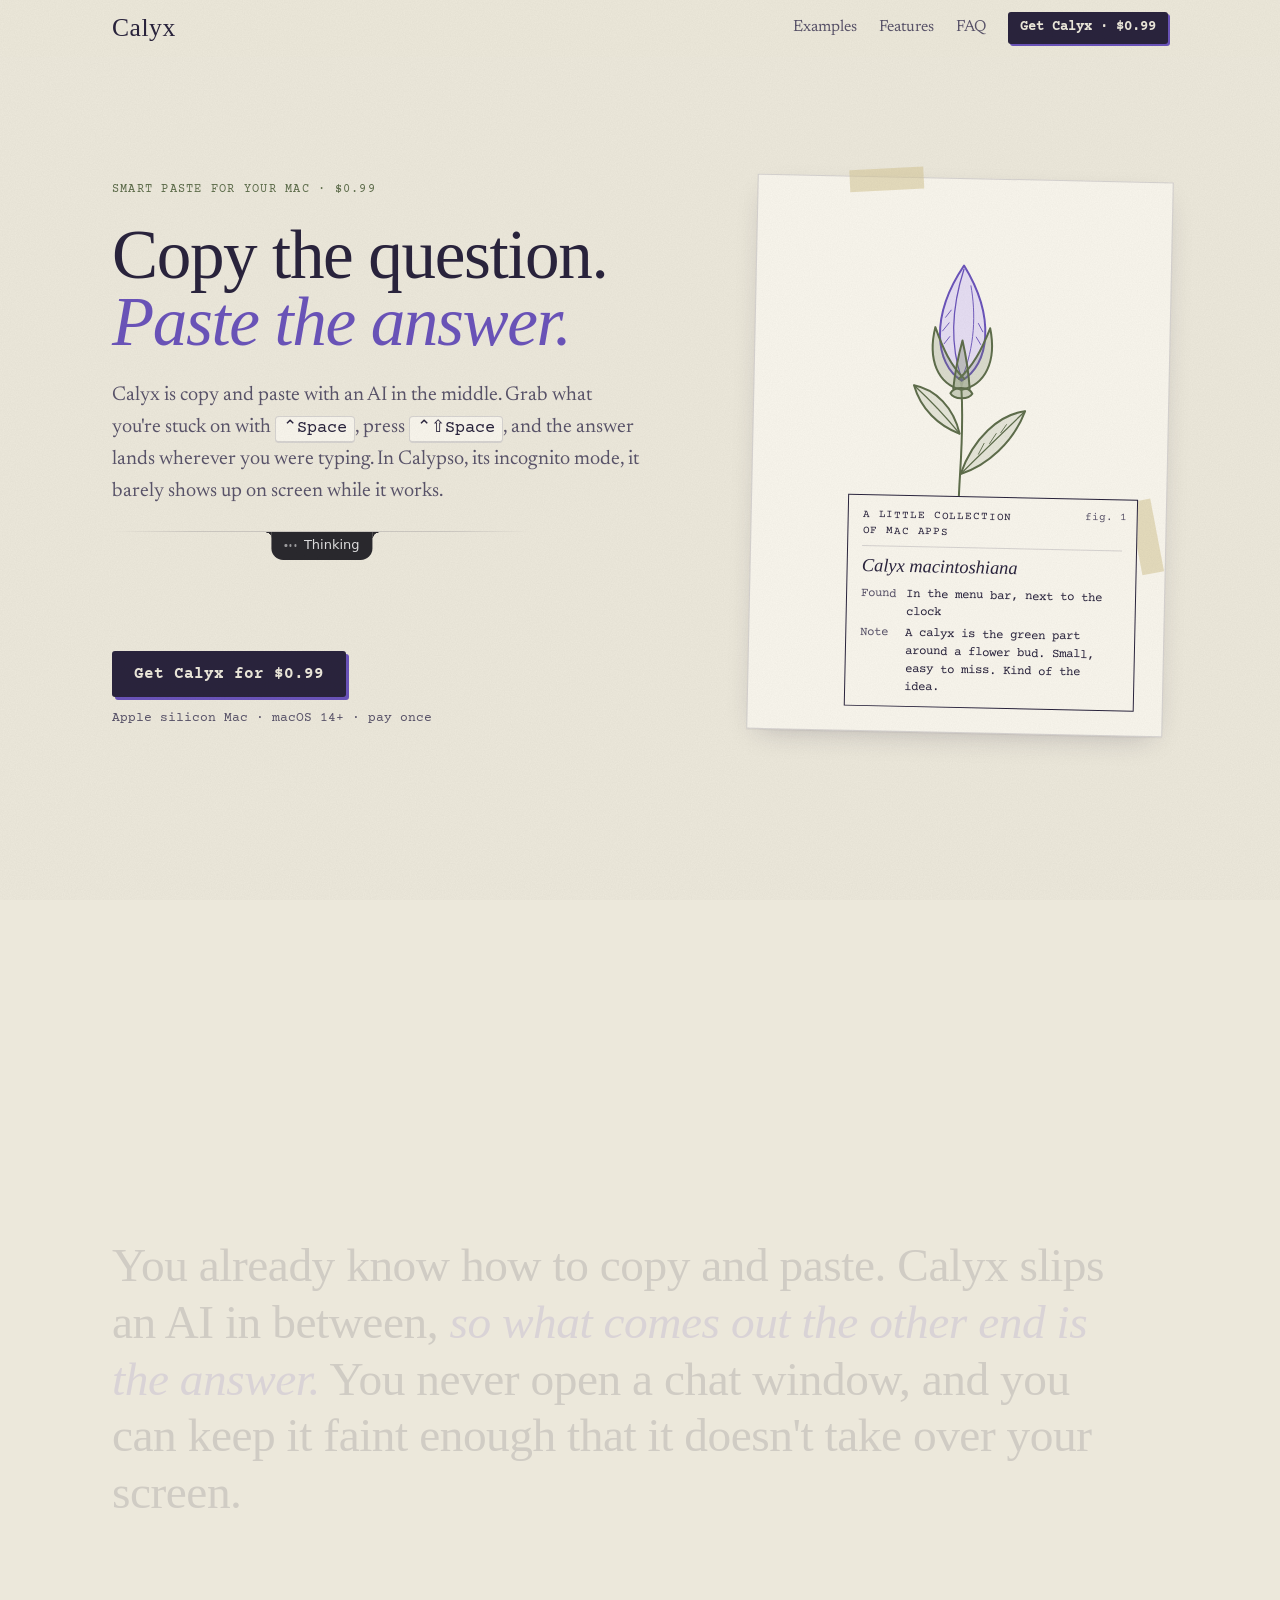
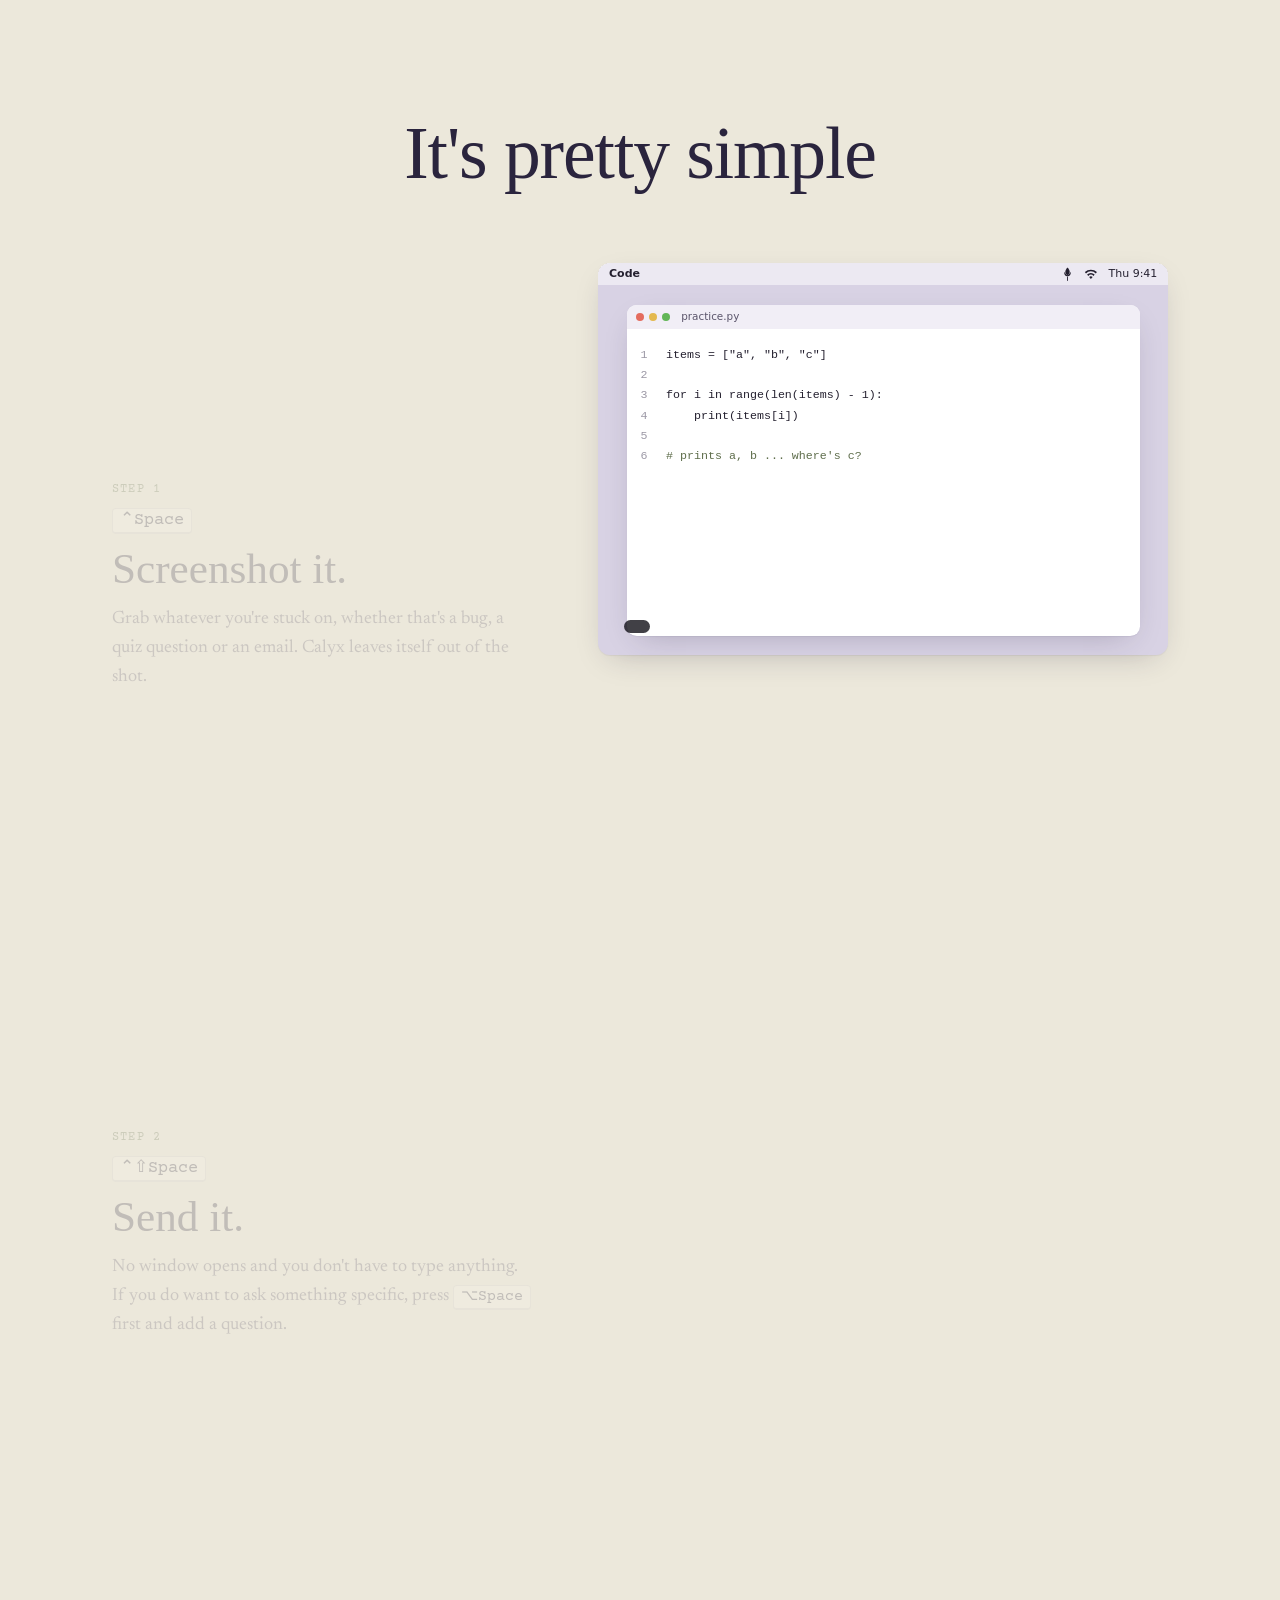
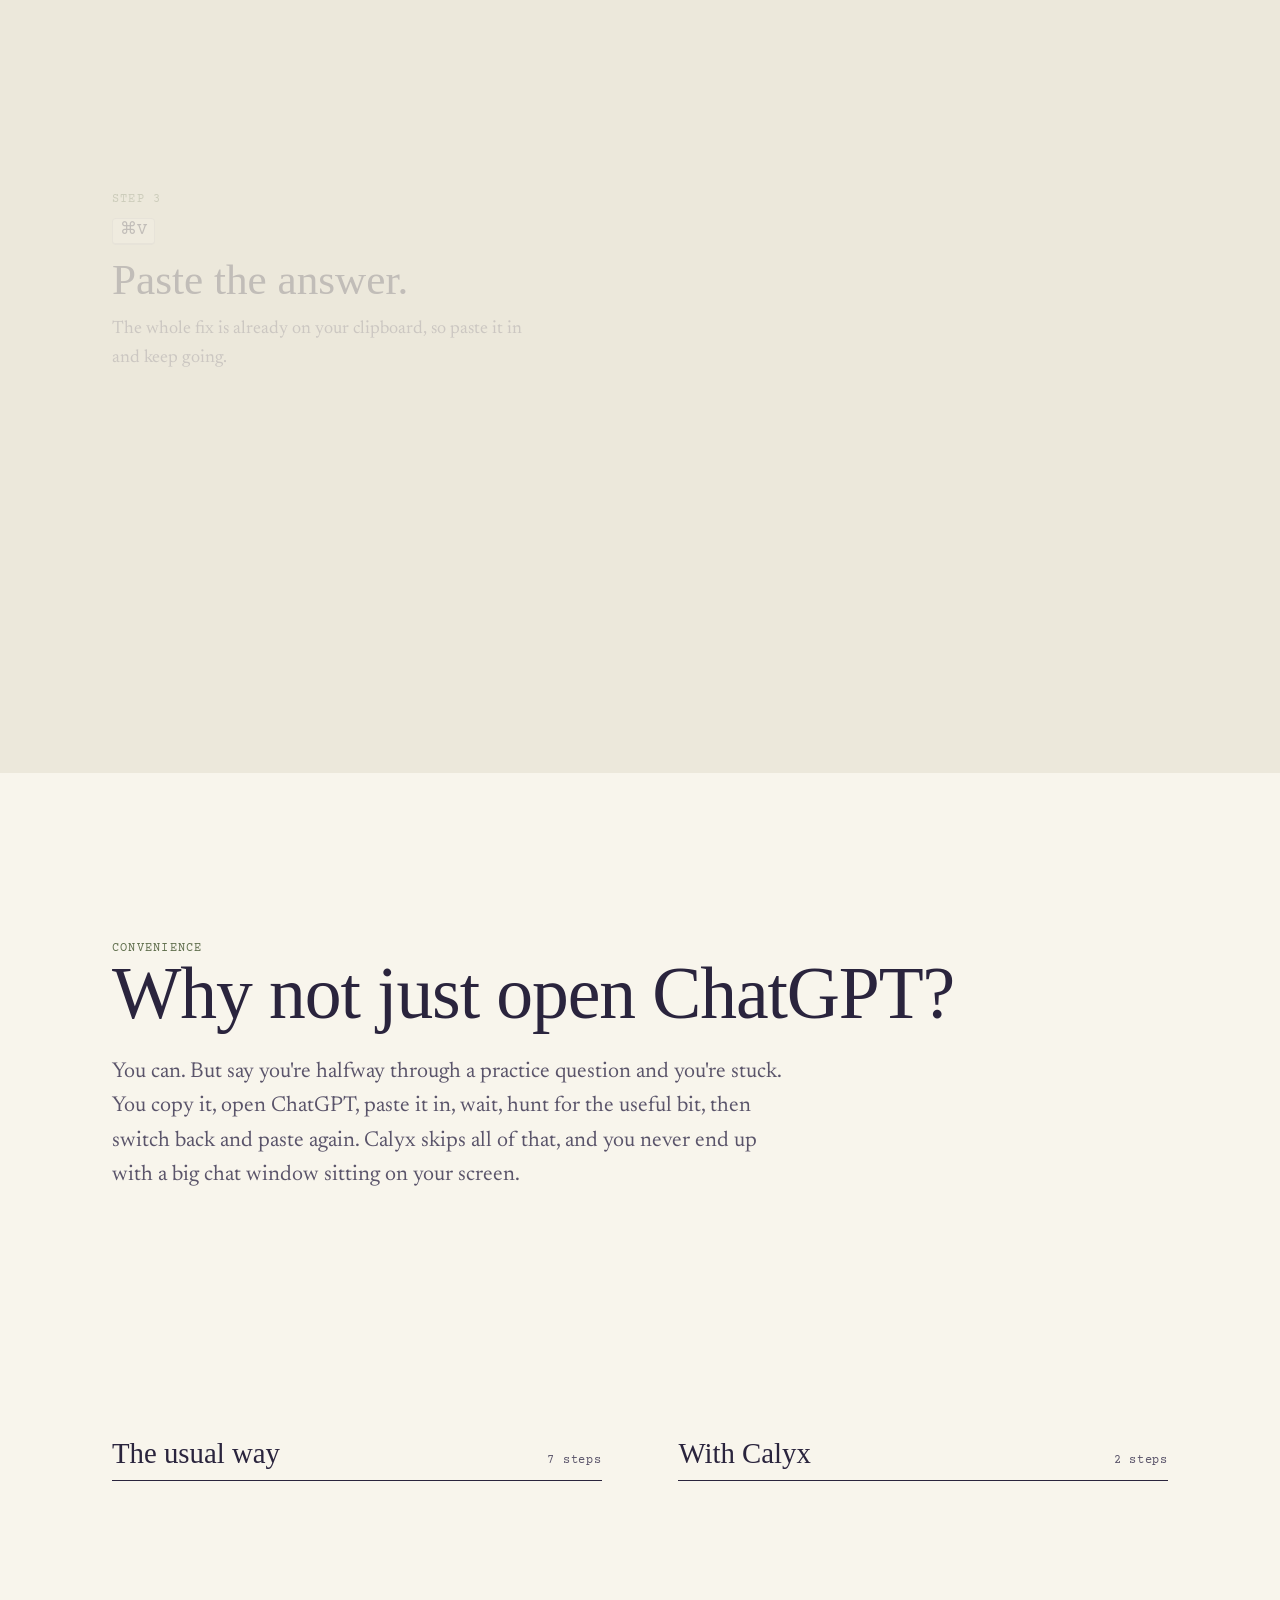
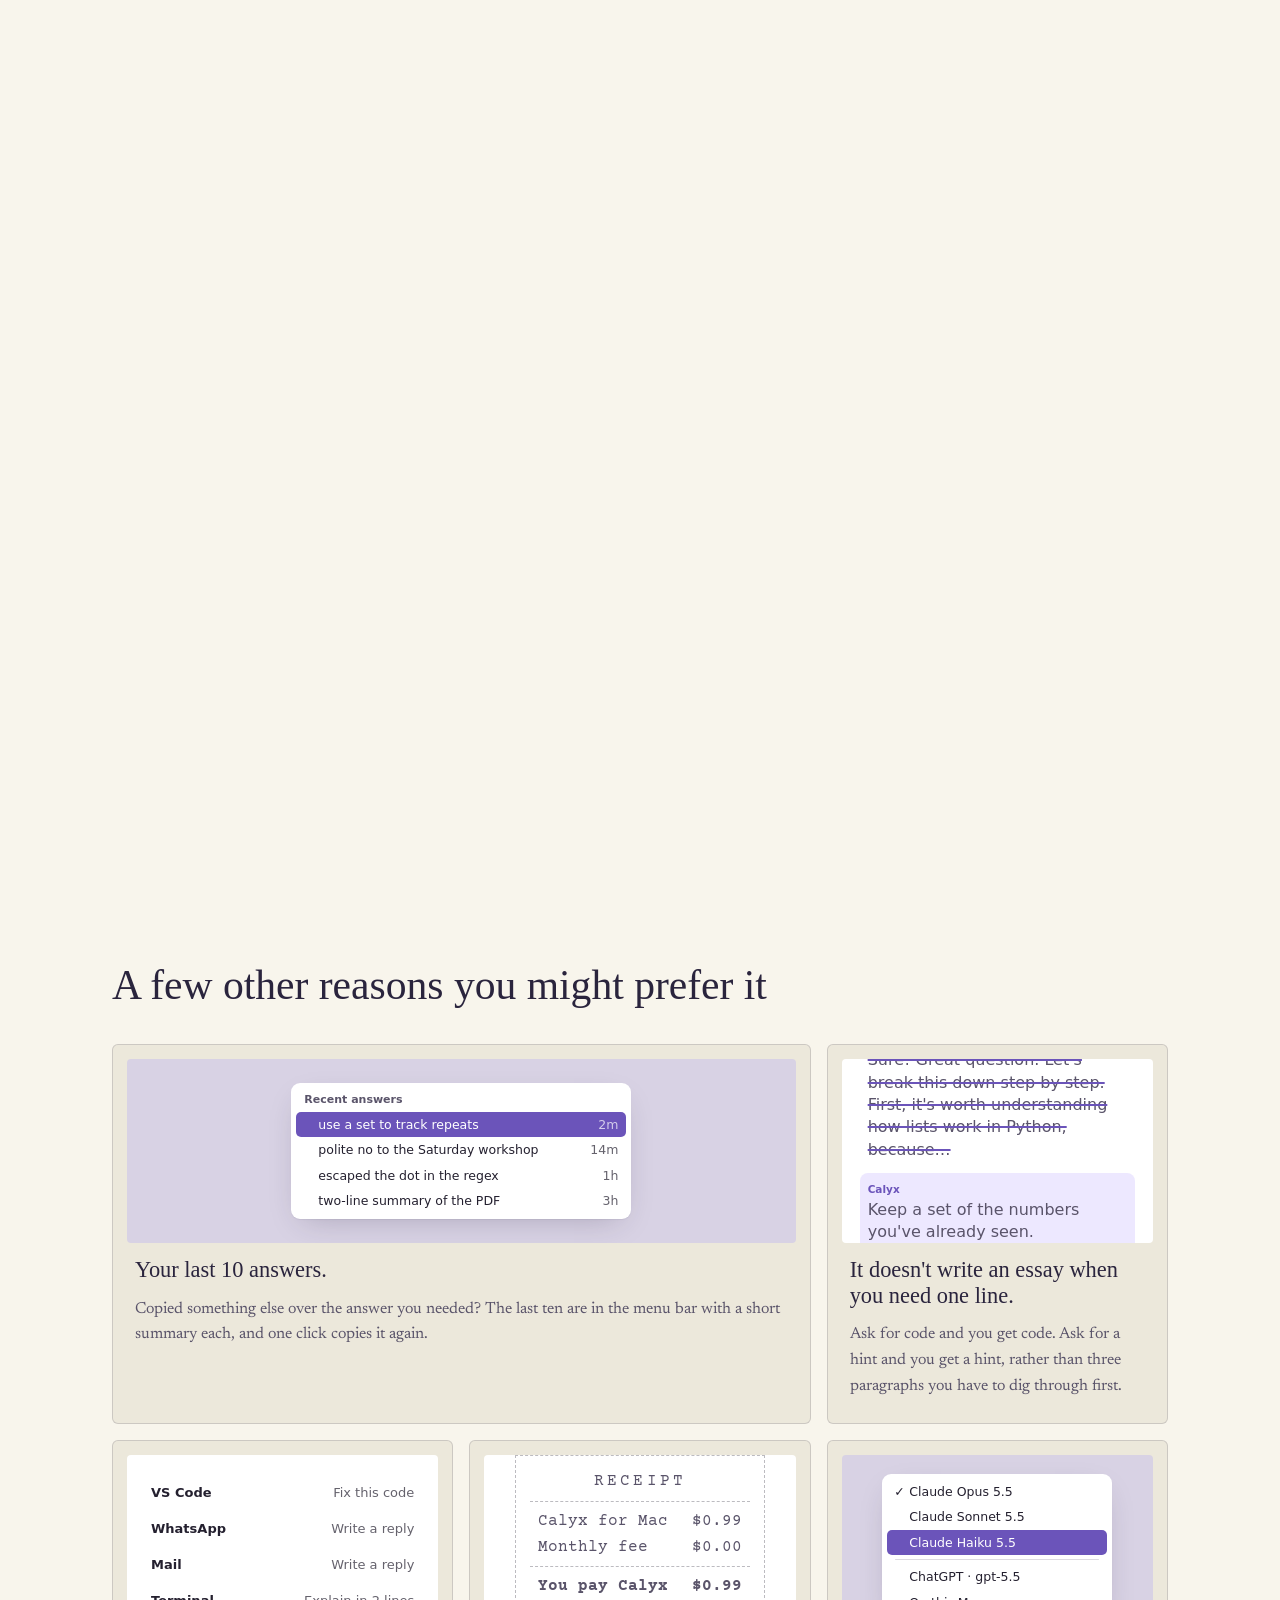
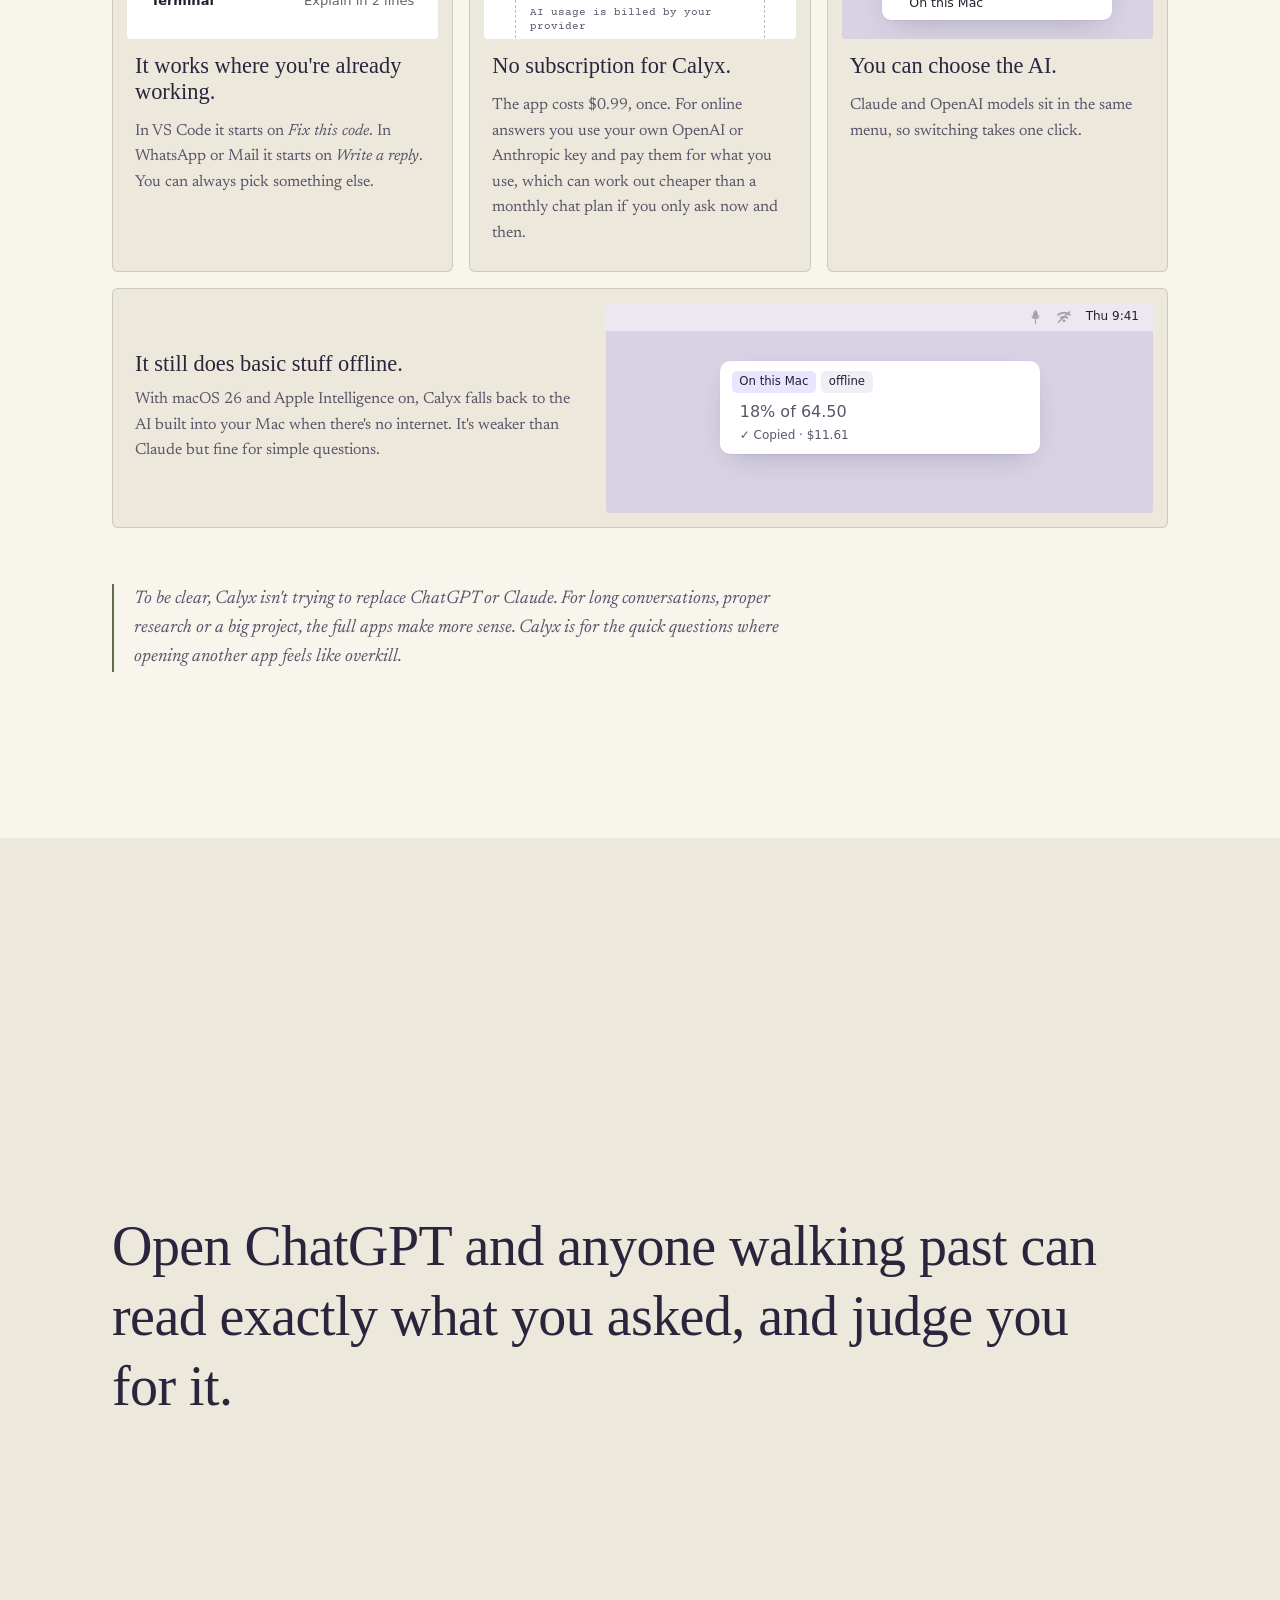
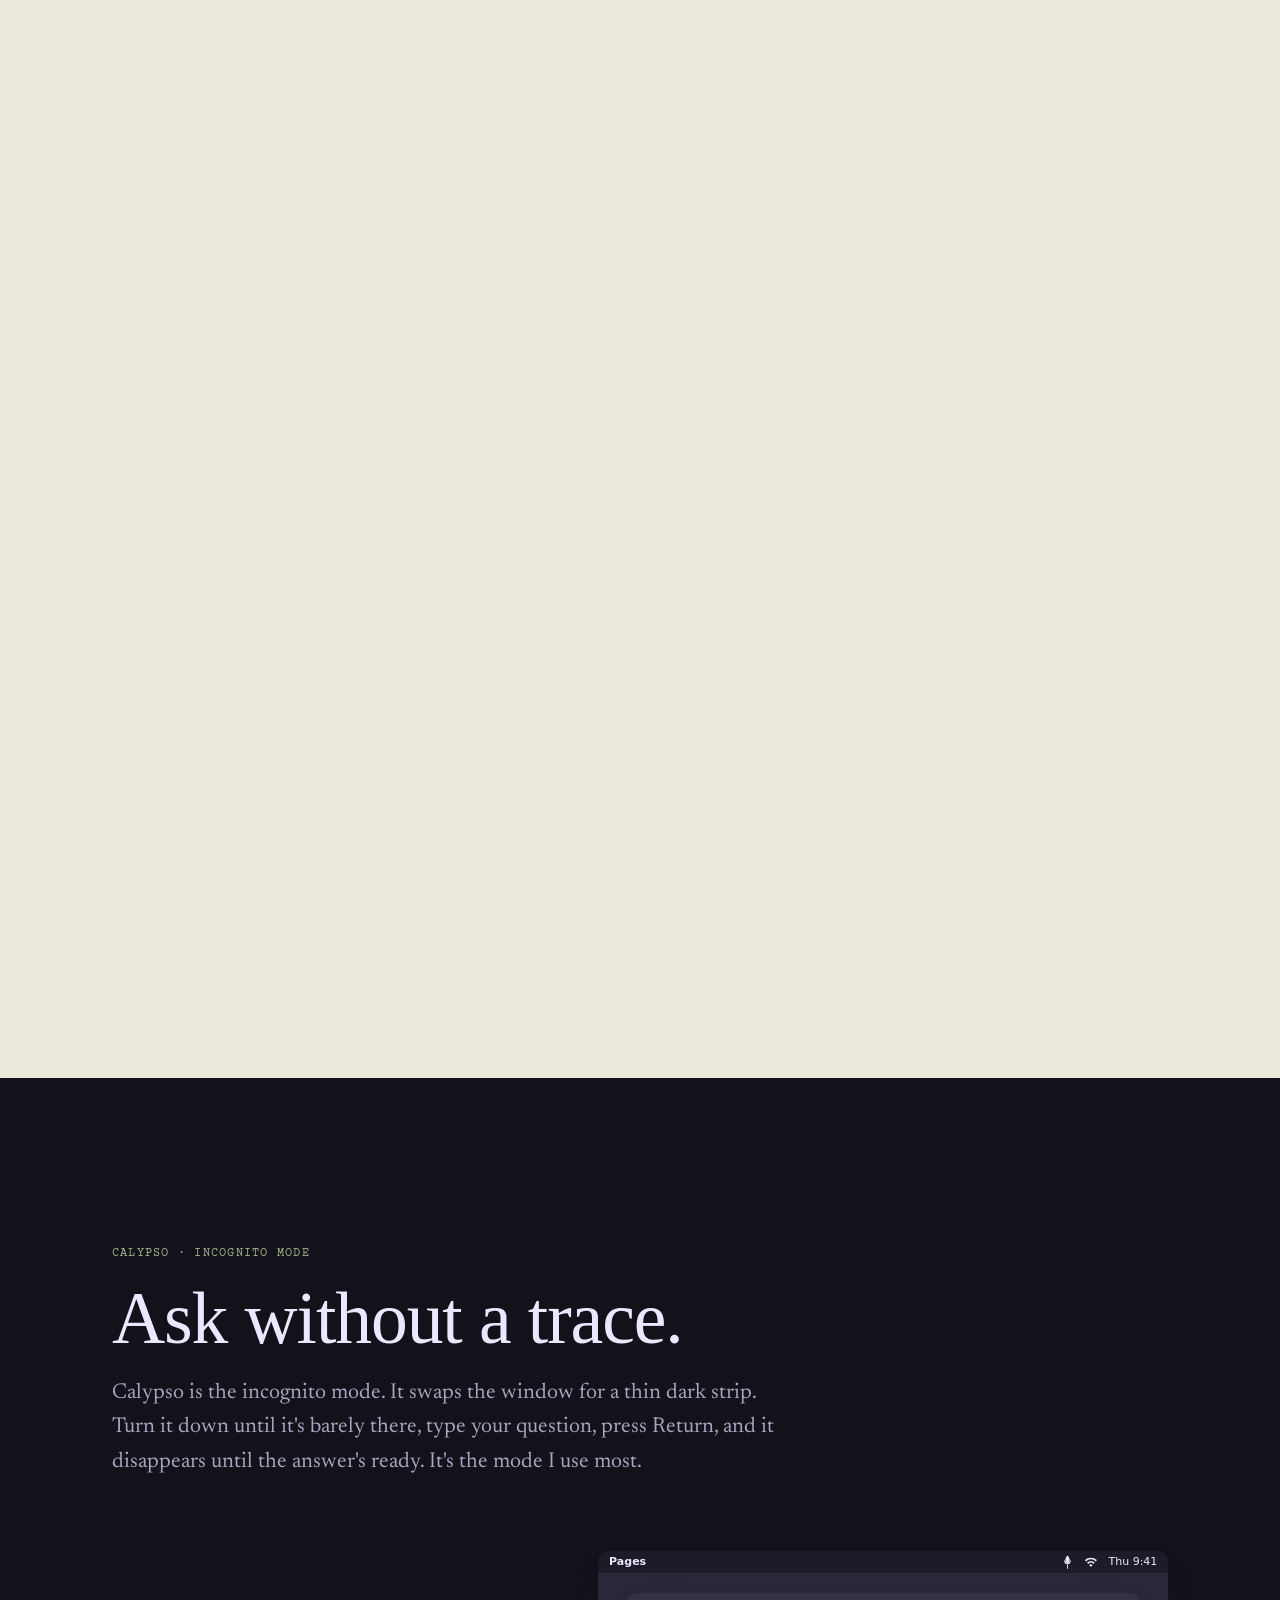
<file: index.html>
<!doctype html>
<html lang="en">
<head>
  <meta charset="utf-8">
  <meta name="viewport" content="width=device-width, initial-scale=1">
  <title>Calyx · Copy the question, paste the answer</title>
  <meta name="description" content="Calyx is copy and paste with an AI in the middle. Screenshot what you're stuck on, press one more key, and the answer is pasted in. $0.99 for Mac.">
  <meta property="og:title" content="Calyx · Copy the question, paste the answer">
  <meta property="og:description" content="Copy and paste with an AI in the middle, and Calypso, an incognito mode that keeps it out of sight. Calyx for Mac · $0.99.">
  <meta property="og:image" content="https://nahshonl.github.io/calyx/assets/og.png">
  <meta name="twitter:card" content="summary_large_image">
  <meta name="color-scheme" content="light dark">
  <link rel="icon" href="assets/bud.svg" type="image/svg+xml">
  <link rel="apple-touch-icon" href="assets/app-icon.png">
  <link rel="preconnect" href="https://fonts.googleapis.com">
  <link rel="preconnect" href="https://fonts.gstatic.com" crossorigin>
  <link href="https://fonts.googleapis.com/css2?family=IM+Fell+English:ital@0;1&family=Newsreader:ital,opsz,wght@0,6..72,400;0,6..72,500;1,6..72,400&family=Courier+Prime:wght@400;700&display=swap" rel="stylesheet">
  <link href="https://fonts.googleapis.com/css2?family=GFS+Didot&text=%CE%BA%CE%B1%CE%BB%CF%8D%CF%80%CF%84%CF%89kalypt%C5%8DCso%C2%B7&display=swap" rel="stylesheet">
  <link rel="stylesheet" href="styles.css?v=202610161642">
  <script>document.documentElement.classList.add("js");</script>
</head>
<body>
  <svg class="grain" aria-hidden="true"><filter id="grain"><feTurbulence type="fractalNoise" baseFrequency=".85" numOctaves="3" stitchTiles="stitch"/><feColorMatrix values="0 0 0 0 0  0 0 0 0 0  0 0 0 0 0  0 0 0 .5 0"/></filter><rect width="100%" height="100%" filter="url(#grain)"/></svg>

  <header class="nav">
    <div class="nav-in wrap">
      <a class="wordmark" href="index.html" aria-label="Calyx home">Calyx</a>
      <nav aria-label="Main">
        <a class="hide-sm" href="#examples">Examples</a>
        <a href="features.html">Features</a>
        <a class="hide-sm" href="#faq">FAQ</a>
        <a class="btn btn-small" data-buy href="#price">Get Calyx · $0.99</a>
      </nav>
    </div>
  </header>

  <main>
    <!-- Hero: the headline on the left, the herbarium sheet on the right. As it scrolls away
         the words drift up and the sheet tilts (--p, set by main.js). -->
    <section class="hero" data-progress="exit">
      <div class="hero-in wrap">
        <div class="hero-copy" data-reveal-group>
          <p class="eyebrow">Smart paste for your Mac · $0.99</p>
          <h1><span>Copy the question.</span> <em>Paste the answer.</em></h1>
          <p class="lede">Calyx is copy and paste with an AI in the middle. Grab what you're stuck on with <kbd>⌃Space</kbd>, press <kbd>⌃⇧Space</kbd>, and the answer lands wherever you were typing. In Calypso, its incognito mode, it barely shows up on screen while it works.</p>
          <div class="demo" aria-label="Example: the Calypso bar, and the island at the top of the screen">
            <div class="demo-edge" aria-hidden="true"></div>
            <div class="qi on" id="demoIsl" aria-hidden="true"><span class="qi-ico" data-i="ok"><i></i><i></i><i></i></span><span class="qi-t">range stops before the end</span></div>
            <div class="demo-bar" id="demoBar"><span class="demo-text" id="demoText">why does this python loop skip the last item?</span><span class="caret" aria-hidden="true"></span><span class="demo-tag" id="demoTag"></span></div>
          </div>
          <div class="cta">
            <a class="btn" data-buy href="#price">Get Calyx for $0.99</a>
            <p class="fine">Apple silicon Mac · macOS 14+ · pay once</p>
          </div>
        </div>

        <div class="hero-art">
          <figure class="sheet" aria-labelledby="fig1" data-reveal style="--i: 2">
            <span class="tape tape-a" aria-hidden="true"></span>
            <span class="tape tape-b" aria-hidden="true"></span>
            <svg class="bud" viewBox="0 0 240 360" fill="none" stroke-linecap="round" stroke-linejoin="round" role="img" aria-label="A drawing of a flower bud wrapped in its green calyx">
              <g class="leaf">
                <path d="M120 352 C 117 310, 125 262, 120 200"/>
                <path class="wash" d="M121 292 C 150 282, 178 256, 190 222 C 162 226, 134 252, 121 292 Z"/>
                <path class="thin" d="M121 292 C 144 268, 166 246, 190 222"/>
                <path class="hair" d="M140 270 l 6 -12 M152 258 l 7 -11 M164 246 l 6 -9"/>
                <path class="wash" d="M119 248 C 96 240, 76 222, 68 196 C 92 200, 112 220, 119 248 Z"/>
                <path class="thin" d="M119 248 C 104 230, 86 212, 68 196"/>
              </g>
              <g class="petal">
                <path class="wash" d="M120 190 C 90 172, 84 120, 120 64 C 156 120, 150 172, 120 190 Z"/>
                <path class="thin" d="M120 188 C 106 150, 108 108, 120 68"/>
                <path class="hair" d="M120 188 C 134 152, 134 116, 128 86"/>
                <path class="hair" d="M100 150 l 6 -8 M98 136 l 7 -9 M101 121 l 6 -8 M140 150 l -5 -8 M142 136 l -5 -9"/>
              </g>
              <g class="leaf">
                <path class="wash2" d="M120 200 C 94 194, 82 168, 90 132 C 99 156, 108 174, 123 188"/>
                <path class="wash2" d="M120 200 C 146 194, 158 168, 150 132 C 141 156, 132 174, 117 188"/>
                <path class="wash3" d="M111 199 C 113 176, 117 158, 120 146 C 123 158, 127 176, 129 199"/>
                <path class="wash3" d="M108 204 C 112 196, 128 196, 132 204 C 128 211, 112 211, 108 204 Z"/>
              </g>
            </svg>
            <figcaption class="label" id="fig1">
              <span class="label-head">A little collection of Mac apps</span>
              <span class="label-name"><i>Calyx macintoshiana</i></span>
              <dl>
                <dt>Found</dt><dd>In the menu bar, next to the clock</dd>
                <dt>Note</dt><dd>A calyx is the green part around a flower bud. Small, easy to miss. Kind of the idea.</dd>
              </dl>
              <span class="label-fig">fig. 1</span>
            </figcaption>
          </figure>
        </div>
      </div>
    </section>

    <!-- The statement: pinned while its words light up one by one. -->
    <section class="statement" data-progress="pin" aria-label="What Calyx is for">
      <div class="pin">
        <div class="wrap">
          <p class="statement-text" data-words>You already know how to copy and paste. Calyx slips an AI in between, <em>so what comes out the other end is the answer.</em> You never open a chat window, and you can keep it faint enough that it doesn't take over your screen.</p>
        </div>
      </div>
    </section>

    <!-- How it works: the screen sticks while the three steps scroll past it. -->
    <section class="how" id="how" aria-labelledby="how-title">
      <div class="wrap">
        <div class="sec-head center">
          <h2 class="title" id="how-title" data-reveal>It's pretty simple</h2>
        </div>
        <div class="story" data-steps data-cumulative>
          <div class="story-steps">
            <article class="story-step" data-step>
              <p class="story-num">Step 1</p>
              <p class="story-keys"><kbd>⌃Space</kbd></p>
              <h3>Screenshot it.</h3>
              <p class="story-text">Grab whatever you're stuck on, whether that's a bug, a quiz question or an email. Calyx leaves itself out of the shot.</p>
            </article>
            <article class="story-step" data-step>
              <p class="story-num">Step 2</p>
              <p class="story-keys"><kbd>⌃⇧Space</kbd></p>
              <h3>Send it.</h3>
              <p class="story-text">No window opens and you don't have to type anything. If you do want to ask something specific, press <kbd>⌥Space</kbd> first and add a question.</p>
            </article>
            <article class="story-step" data-step>
              <p class="story-num">Step 3</p>
              <p class="story-keys"><kbd>⌘V</kbd></p>
              <h3>Paste the answer.</h3>
              <p class="story-text">The whole fix is already on your clipboard, so paste it in and keep going.</p>
            </article>
          </div>
          <div class="story-stick">
            <div class="screen-frame">
              <div class="screen how-screen" data-step-screen aria-hidden="true">
                <div class="mbar"><b>Code</b><span class="mbar-right"><span class="mb-bud"></span><svg class="wifi" viewBox="0 0 16 12"><path d="M8 11.6 10 9.3a3 3 0 0 0-4 0Z"/><path d="M3.6 6.5a6.4 6.4 0 0 1 8.8 0l-1.3 1.5a4.4 4.4 0 0 0-6.2 0Z"/><path d="M1 3.6a10 10 0 0 1 14 0l-1.3 1.5a8 8 0 0 0-11.4 0Z"/></svg><span>Thu 9:41</span></span></div>
                <div class="win">
                  <div class="win-bar"><i></i><i></i><i></i><span>practice.py</span></div>
                  <div class="win-body">
                    <div class="code">
                      <div><b>1</b>items = ["a", "b", "c"]</div>
                      <div><b>2</b></div>
                      <div class="fix"><b>3</b><span class="was">for i in range(len(items) - 1):</span><span class="now">for i in range(len(items)):</span></div>
                      <div><b>4</b>    print(items[i])</div>
                      <div><b>5</b></div>
                      <div><b>6</b><em># prints a, b ... where's c?</em></div>
                    </div>
                  </div>
                </div>
                <div class="isl" data-s=""><div class="isl-body"><div class="isl-row"><span><i class="ic-cam"></i><i class="ic-bud"></i><i class="ic-ok"></i></span><span><b class="isl-n">1</b><span class="isl-bars"><i></i><i></i><i></i><i></i></span><span class="isl-cap">Copied</span></span></div><div class="isl-more"><div><p class="isl-msg">range stops before the end</p></div></div></div></div>
                <div class="kc hw-keys"><span class="hk hk1">⌃ Space</span><span class="hk hk2">⌃ ⇧ Space</span><span class="hk hk3">⌘ V</span></div>
                <div class="flash"></div>
              </div>
            </div>
          </div>
        </div>
      </div>
    </section>

    <!-- Why not just open ChatGPT? The comparison plays out while it's pinned. -->
    <section class="why alt" id="why" aria-labelledby="why-title">
      <div class="why-top wrap">
        <p class="eyebrow" data-reveal>Convenience</p>
        <h2 class="title" id="why-title" data-reveal>Why not just open ChatGPT?</h2>
        <p class="lead" data-reveal>You can. But say you're halfway through a practice question and you're stuck. You copy it, open ChatGPT, paste it in, wait, hunt for the useful bit, then switch back and paste again. Calyx skips all of that, and you never end up with a big chat window sitting on your screen.</p>
      </div>

      <div class="compare" data-progress="pin">
        <div class="pin">
          <div class="wrap">
            <div class="compare-grid">
              <div class="col old" data-done=".5">
                <h3 class="col-h">The usual way <span class="count">7 steps</span></h3>
                <ol>
                  <li data-at=".03"><span class="t">Get stuck on a question</span></li>
                  <li data-at=".09" style="--i: 1"><span class="t">Open ChatGPT or Claude</span></li>
                  <li data-at=".15" style="--i: 2"><span class="t">Copy the question over (or take a screenshot and upload it)</span></li>
                  <li data-at=".21" style="--i: 3"><span class="t">Explain what you need</span></li>
                  <li data-at=".27" style="--i: 4"><span class="t">Find the useful part of the answer</span></li>
                  <li data-at=".33" style="--i: 5"><span class="t">Switch back to your work</span></li>
                  <li data-at=".39" style="--i: 6"><span class="t">Copy and paste it in</span></li>
                </ol>
              </div>
              <div class="col new">
                <h3 class="col-h">With Calyx <span class="count">2 steps</span></h3>
                <ol>
                  <li data-at=".58"><span>Press <kbd>⌃Space</kbd> to screenshot the question</span></li>
                  <li data-at=".7"><span>Press <kbd>⌃⇧Space</kbd> and the answer is on your clipboard, without a window ever opening</span></li>
                </ol>
              </div>
            </div>
            <p class="compare-end" data-at=".82">Two keys, and you never left what you were doing.</p>
          </div>
        </div>
      </div>

      <div class="why-bottom wrap">
        <h3 class="title-md" data-reveal>A few other reasons you might prefer it</h3>
        <div class="bento" data-reveal-group>
          <article class="card wide">
            <div class="viz viz-history" aria-hidden="true">
              <ul class="vz-menu vz-menu-wide">
                <li class="vz-head">Recent answers</li>
                <li class="hov">use a set to track repeats <span>2m</span></li>
                <li>polite no to the Saturday workshop <span>14m</span></li>
                <li>escaped the dot in the regex <span>1h</span></li>
                <li>two-line summary of the PDF <span>3h</span></li>
              </ul>
            </div>
            <h4>Your last 10 answers.</h4>
            <p>Copied something else over the answer you needed? The last ten are in the menu bar with a short summary each, and one click copies it again.</p>
          </article>

          <article class="card">
            <div class="viz viz-line" aria-hidden="true">
              <p class="vz-essay">Sure! Great question. Let's break this down step by step. First, it's worth understanding how lists work in Python, because…</p>
              <p class="vz-one"><span>Calyx</span>Keep a set of the numbers you've already seen.</p>
            </div>
            <h4>It doesn't write an essay when you need one line.</h4>
            <p>Ask for code and you get code. Ask for a hint and you get a hint, rather than three paragraphs you have to dig through first.</p>
          </article>

          <article class="card">
            <div class="viz viz-apps" aria-hidden="true">
              <ul>
                <li style="--n: 0"><b>VS Code</b><span>Fix this code</span></li>
                <li style="--n: 1"><b>WhatsApp</b><span>Write a reply</span></li>
                <li style="--n: 2"><b>Mail</b><span>Write a reply</span></li>
                <li style="--n: 3"><b>Terminal</b><span>Explain in 2 lines</span></li>
              </ul>
            </div>
            <h4>It works where you're already working.</h4>
            <p>In VS Code it starts on <i>Fix this code</i>. In WhatsApp or Mail it starts on <i>Write a reply</i>. You can always pick something else.</p>
          </article>

          <article class="card">
            <div class="viz viz-receipt" aria-hidden="true">
              <div class="rc">
                <p class="rc-h">Receipt</p>
                <p><span>Calyx for Mac</span><span>$0.99</span></p>
                <p><span>Monthly fee</span><span>$0.00</span></p>
                <p class="rc-t"><span>You pay Calyx</span><span>$0.99</span></p>
                <span class="rc-n">AI usage is billed by your provider</span>
              </div>
            </div>
            <h4>No subscription for Calyx.</h4>
            <p>The app costs $0.99, once. For online answers you use your own OpenAI or Anthropic key and pay them for what you use, which can work out cheaper than a monthly chat plan if you only ask now and then.</p>
          </article>

          <article class="card">
            <div class="viz viz-models" aria-hidden="true">
              <ul class="vz-menu">
                <li class="sel">Claude Opus 5.5</li>
                <li>Claude Sonnet 5.5</li>
                <li class="hov">Claude Haiku 5.5</li>
                <li class="sep"></li>
                <li>ChatGPT · gpt-5.5</li>
                <li>On this Mac</li>
              </ul>
            </div>
            <h4>You can choose the AI.</h4>
            <p>Claude and OpenAI models sit in the same menu, so switching takes one click.</p>
          </article>

          <article class="card full">
            <div>
              <h4>It still does basic stuff offline.</h4>
              <p>With macOS 26 and Apple Intelligence on, Calyx falls back to the AI built into your Mac when there's no internet. It's weaker than Claude but fine for simple questions.</p>
            </div>
            <div class="viz viz-offline" aria-hidden="true">
              <div class="vz-mbar">
                <span class="mb-bud"></span>
                <svg class="wifi off" viewBox="0 0 16 12"><path d="M8 11.6 10 9.3a3 3 0 0 0-4 0Z"/><path d="M3.6 6.5a6.4 6.4 0 0 1 8.8 0l-1.3 1.5a4.4 4.4 0 0 0-6.2 0Z"/><path d="M1 3.6a10 10 0 0 1 14 0l-1.3 1.5a8 8 0 0 0-11.4 0Z"/><path class="wifi-x" d="M2 11.5 14 .5" fill="none" stroke="currentColor" stroke-width="1.6"/></svg>
                <span>Thu 9:41</span>
              </div>
              <div class="vz-box">
                <div class="cx-chips"><span class="chip">On this Mac</span><span class="chip chip-ghost">offline</span></div>
                <p>18% of 64.50</p>
                <p class="vz-sum">✓ Copied · $11.61</p>
              </div>
            </div>
          </article>
        </div>

        <p class="honest" data-reveal>To be clear, Calyx isn't trying to replace ChatGPT or Claude. For long conversations, proper research or a big project, the full apps make more sense. Calyx is for the quick questions where opening another app feels like overkill.</p>
      </div>
    </section>

    <!-- Into Calypso: the sentence is redacted word by word and the bars slide together into one
         strip (the Calypso bar). The strip asks "what does calypso mean?", fades to almost nothing
         and goes; the answer is copied, then pasted in as a dictionary page. Scroll-driven (main.js). -->
    <section class="redact flat" data-progress="pin" aria-label="Into Calypso, the incognito mode">
      <div class="pin">
        <div class="wrap">
          <p class="redact-text" data-redact>Open ChatGPT and anyone walking past can read exactly what you asked, and judge you for it.</p>
        </div>
        <div class="redact-bars" aria-hidden="true"></div>
        <div class="redact-strip" data-text="what does calypso mean?" aria-hidden="true"></div>
        <p class="redact-vis" aria-hidden="true">Visibility <b>100%</b></p>
        <div class="redact-key" aria-hidden="true"></div>
        <div class="qi redact-tick" aria-hidden="true"><span class="qi-ico" data-i="dots"><i></i><i></i><i></i></span><span class="qi-t redact-tick-t">Thinking</span></div>
        <div class="dict">
          <div class="dict-in">
            <p class="dict-guide ln" aria-hidden="true"><span>calumny</span><span>212</span><span>calyx</span></p>
            <h2 class="dict-word ln" aria-label="Calypso">Ca<span>·</span>lyp<span>·</span>so</h2>
            <p class="dict-pron ln">/kəˈlɪp.soʊ/ <i>noun</i></p>
            <ol class="dict-senses">
              <li class="ln">In Greek myth, the sea nymph who kept Odysseus on her island for seven years. Her name means "she who conceals."</li>
              <li class="ln">The incognito mode in Calyx. A thin dark bar you can turn down until it's barely there, so your questions aren't up on screen for everyone to read.</li>
            </ol>
            <p class="dict-origin ln"><b>Origin</b>From Greek <span lang="el">καλύπτω</span> (kalyptō), "to cover, to conceal." The word calyx comes from the same root.</p>
            <p class="dict-next ln" aria-hidden="true"><b>ca·lyx</b> /ˈkeɪ.lɪks/ <i>noun</i> 1. The ring of green leaves that wraps a flower bud. 2. A $0.99 Mac app that puts an AI between copy and paste.</p>
          </div>
        </div>
      </div>
    </section>

    <!-- Calypso, the incognito mode: the screen sticks while the bar turns faint and then disappears. -->
    <section class="inc" id="incognito" aria-labelledby="inc-title">
      <div class="wrap">
        <div class="sec-head">
          <p class="eyebrow" data-reveal>Calypso · incognito mode</p>
          <h2 class="title" id="inc-title" data-reveal>Ask without a trace.</h2>
          <p class="lead" data-reveal>Calypso is the incognito mode. It swaps the window for a thin dark strip. Turn it down until it's barely there, type your question, press Return, and it disappears until the answer's ready. It's the mode I use most.</p>
        </div>
        <div class="story" data-steps>
          <div class="story-steps">
            <article class="story-step" data-step>
              <p class="story-keys">Menu bar › Turn On Calypso</p>
              <h3>Tucked away.</h3>
              <p class="story-text">Switch it on from the menu bar, or type <i>/calypso</i>. The screen frosts over and a lilac flower opens in the middle, then folds shut into a bud as two green leaves close around it. The bud tucks up into a little black island at the top of the screen. That's the one loud bit. After that everything goes quiet, and the menu-bar icon turns into a pair of sunglasses so you know it's on.</p>
              <p class="story-detail">Turning it off runs it backwards: the bud drops out of the island and opens up again. You can switch the animation off in Settings › Calypso.</p>
            </article>
            <article class="story-step" data-step>
              <p class="story-keys"><kbd>⌥Space</kbd></p>
              <h3>A strip instead of a window.</h3>
              <p class="story-text">A thin dark bar shows up over whatever you're doing. It has no buttons, no chat history and no shadow, only the words you type.</p>
            </article>
            <article class="story-step" data-step>
              <p class="story-keys">Settings › Calypso</p>
              <h3>Turn it down to almost nothing.</h3>
              <p class="story-text">You choose how see-through it is, anywhere from 5% to solid, and the island goes just as faint. Near the bottom of that range you can only just make it out.</p>
              <p class="story-detail">It's discreet, not invisible. If you share or record your screen, people can still see it.</p>
            </article>
            <article class="story-step" data-step>
              <p class="story-keys"><kbd>Return</kbd></p>
              <h3>Press Return and it's gone.</h3>
              <p class="story-text">The bar vanishes while Calyx works. The island at the top of your screen says it's thinking, then shows a few words about the answer once it's on your clipboard.</p>
            </article>
          </div>
          <div class="story-stick">
            <div class="screen-frame">
              <div class="screen inc-screen" data-step-screen data-active="2" aria-hidden="true">
                <div class="mbar"><b>Pages</b><span class="mbar-right"><span class="mb-bud"></span><span class="mb-sun"></span><svg class="wifi" viewBox="0 0 16 12"><path d="M8 11.6 10 9.3a3 3 0 0 0-4 0Z"/><path d="M3.6 6.5a6.4 6.4 0 0 1 8.8 0l-1.3 1.5a4.4 4.4 0 0 0-6.2 0Z"/><path d="M1 3.6a10 10 0 0 1 14 0l-1.3 1.5a8 8 0 0 0-11.4 0Z"/></svg><span>Thu 9:41</span></span></div>
                <div class="win">
                  <div class="win-bar"><i></i><i></i><i></i><span>Q3 report draft</span></div>
                  <div class="win-body">
                    <p class="inc-h">Q3 report</p>
                    <div class="doc-lines inc-lines"><i></i><i></i><i></i><i></i><i></i><i></i><i></i><i></i></div>
                  </div>
                </div>
                <div class="inc-pad"></div>
                <div class="ib inc-bar"><span>make this paragraph shorter<span class="inc-caret"></span></span><span class="ib-tag">+1 file</span></div>
                <div class="inc-vis"><span>Visibility</span><b><i></i></b><span class="inc-pct">15%</span></div>
                <div class="qi"><span class="qi-ico" data-i="bud"><i></i><i></i><i></i></span><span class="qi-t">Calypso on</span></div>
                <div class="curtain">
                  <svg class="bloom" viewBox="-120 -120 240 240">
                    <defs>
                      <linearGradient id="blOuter" x1="0" y1="0" x2="0" y2="1"><stop offset="0" stop-color="#F8EEFF"/><stop offset=".5" stop-color="#C4B3FC"/><stop offset="1" stop-color="#8C66F2"/></linearGradient>
                      <linearGradient id="blInner" x1="0" y1="0" x2="0" y2="1"><stop offset="0" stop-color="#FFFFFF"/><stop offset=".5" stop-color="#E8D6FF"/><stop offset="1" stop-color="#B08CFA"/></linearGradient>
                      <linearGradient id="blCalyx" x1="0" y1="0" x2="0" y2="1"><stop offset="0" stop-color="#8CC2A8"/><stop offset="1" stop-color="#3D7361"/></linearGradient>
                      <radialGradient id="blHeart" r=".6"><stop offset="0" stop-color="#FFFFFF"/><stop offset="1" stop-color="#FFDB8C"/></radialGradient>
                      <path id="blP1" d="M0 0C-40.8-42-25.2-98 0-100C25.2-98 40.8-42 0 0Z"/>
                      <path id="blP2" d="M0 0C-32.6-32.8-20.2-76.4 0-78C20.2-76.4 32.6-32.8 0 0Z"/>
                      <path id="blP3" d="M0 0C-25.8-27.7-16-64.7 0-66C16-64.7 25.8-27.7 0 0Z"/>
                    </defs>
                    <g class="bl-spin" stroke="rgba(255,255,255,.35)" stroke-width=".8">
                      <use href="#blP3" class="bl-leaf" fill="url(#blCalyx)" style="--bud: -36deg; --bloom: -146deg"/>
                      <use href="#blP3" class="bl-leaf" fill="url(#blCalyx)" style="--bud: 36deg; --bloom: 146deg"/>
                      <use href="#blP1" fill="url(#blOuter)" style="--bud: -20deg; --bloom: -150deg"/>
                      <use href="#blP1" fill="url(#blOuter)" style="--bud: -12deg; --bloom: -90deg"/>
                      <use href="#blP1" fill="url(#blOuter)" style="--bud: -4deg; --bloom: -30deg"/>
                      <use href="#blP1" fill="url(#blOuter)" style="--bud: 4deg; --bloom: 30deg"/>
                      <use href="#blP1" fill="url(#blOuter)" style="--bud: 12deg; --bloom: 90deg"/>
                      <use href="#blP1" fill="url(#blOuter)" style="--bud: 20deg; --bloom: 150deg"/>
                      <use href="#blP2" fill="url(#blInner)" style="--bud: -12deg; --bloom: -144deg"/>
                      <use href="#blP2" fill="url(#blInner)" style="--bud: -6deg; --bloom: -72deg"/>
                      <use href="#blP2" fill="url(#blInner)" style="--bud: 0deg; --bloom: 0deg"/>
                      <use href="#blP2" fill="url(#blInner)" style="--bud: 6deg; --bloom: 72deg"/>
                      <use href="#blP2" fill="url(#blInner)" style="--bud: 12deg; --bloom: 144deg"/>
                      <circle class="bl-heart" r="11" fill="url(#blHeart)" stroke="none"/>
                    </g>
                  </svg>
                  <span class="bloom-cap">Calypso</span>
                </div>
              </div>
            </div>
          </div>
        </div>
      </div>
    </section>

    <!-- Examples: short scripted scenes, played on a fake Mac screen. -->
    <section class="examples alt" id="examples" aria-labelledby="examples-title">
      <div class="wrap">
        <div class="sec-head">
          <h2 class="title" id="examples-title" data-reveal>Okay, but when would I actually use this?</h2>
          <p class="lead" data-reveal>Here's the kind of thing I mean. Nothing fancy, just the small stuff you get stuck on every day.</p>
        </div>

        <div class="uses">
          <ol class="uses-list" data-reveal-group>
            <li class="use">
              <button class="use-tab" type="button" data-scene="quiz" aria-pressed="true"><span class="use-num">1</span>You're stuck on a practice quiz question</button>
              <p class="use-cap">You're halfway through a practice quiz and one question has you stuck. Press <kbd>⌃Space</kbd> to screenshot it, then <kbd>⌃⇧Space</kbd>, and the answer shows up in a little black island at the top of your screen, like <i>B · binary search</i>. You don't type anything, and the full explanation is on your clipboard if you want it.</p>
            </li>
            <li class="use">
              <button class="use-tab" type="button" data-scene="code" aria-pressed="false"><span class="use-num">2</span>A coding exercise and a blank editor</button>
              <p class="use-cap">The exercise wants a function and you haven't written a line. Click into the editor, press <kbd>⌃Space</kbd>, then <kbd>⌃⇧Space</kbd>, and Calyx writes the whole function and pastes it in. You don't even have to explain the question.</p>
            </li>
            <li class="use">
              <button class="use-tab" type="button" data-scene="mail" aria-pressed="false"><span class="use-num">3</span>A work email you need to say no to</button>
              <p class="use-cap">Someone wants you at a Saturday workshop and you'd rather not spend ten minutes wording a no. Grab the email with <kbd>⌃Space</kbd>, press <kbd>⌥Space</kbd>, type <i>say no politely</i>, and press <kbd>⌃⇧Space</kbd>. A proper reply appears in the email.</p>
            </li>
            <li class="use">
              <button class="use-tab" type="button" data-scene="off" aria-pressed="false"><span class="use-num">4</span>You're on the train with no Wi-Fi</button>
              <p class="use-cap">If your Mac supports Apple's on-device AI, Calyx still answers basic questions offline. The bud in the menu bar goes grey when you're disconnected, so you know which model you're getting. It isn't as sharp as Claude, but it works on a train.</p>
            </li>
          </ol>

          <div class="screen-frame" data-progress="enter">
            <div class="screen stage" id="stage" data-active="quiz" aria-hidden="true">
              <div class="mbar">
                <b class="mbar-app">Browser</b>
                <span class="mbar-right">
                  <span class="mb-bud"></span>
                  <svg class="wifi" viewBox="0 0 16 12"><path d="M8 11.6 10 9.3a3 3 0 0 0-4 0Z"/><path d="M3.6 6.5a6.4 6.4 0 0 1 8.8 0l-1.3 1.5a4.4 4.4 0 0 0-6.2 0Z"/><path d="M1 3.6a10 10 0 0 1 14 0l-1.3 1.5a8 8 0 0 0-11.4 0Z"/><path class="wifi-x" d="M2 11.5 14 .5" fill="none" stroke="currentColor" stroke-width="1.6"/></svg>
                  <span>Thu 9:41</span>
                </span>
              </div>

              <div class="win">
                <div class="win-bar"><i></i><i></i><i></i><span class="win-title">Algorithms · practice quiz</span></div>
                <div class="win-body">

                  <div class="scene sc-quiz on" data-scene="quiz" data-app="Browser" data-title="Algorithms · practice quiz">
                    <p class="q-meta">Question 7 of 10</p>
                    <p class="q-text">Which of these can find an item in a sorted list in O(log n) time?</p>
                    <ul class="q-opts">
                      <li>A. Linear search</li>
                      <li class="q-right">B. Binary search</li>
                      <li>C. Bubble sort</li>
                      <li>D. Checking every item twice</li>
                    </ul>
                  </div>

                  <div class="scene sc-code" data-scene="code" data-app="Browser" data-title="Python practice · 5 of 12">
                    <p class="q-meta">Python practice · Lists</p>
                    <p class="q-text">Write a function that returns the first number that appears twice in a list.</p>
                    <p class="py-ex"><code>first_repeat([4, 2, 5, 2, 4])</code> → <code>2</code></p>
                    <div class="ed"><pre class="ed-fill" data-fill></pre></div>
                    <div class="ex-row"><span class="ex-submit">Run tests</span><span class="ex-result">✓ 3 of 3 tests passed</span></div>
                  </div>

                  <div class="scene sc-mail" data-scene="mail" data-app="Mail" data-title="Inbox · Saturday planning workshop">
                    <p class="ml-from"><b>Rachel Tan</b> · to me · 9:12 AM</p>
                    <p class="ml-subj">Saturday planning workshop</p>
                    <p class="ml-body">Hi, hope you're well! We're running a planning workshop this Saturday from 9am to 4pm and would love for you to join. Could you confirm by end of day?</p>
                    <div class="ml-reply"><span class="ml-fill" data-fill></span></div>
                    <div class="cx-box">
                      <div class="cx-chips"><span class="chip">+1 screenshot</span><span class="chip chip-ghost">Write a reply</span></div>
                      <div class="cx-in"><span class="cx-type" data-fill></span></div>
                    </div>
                  </div>

                  <div class="scene sc-off" data-scene="off" data-app="Notes" data-title="Trip money">
                    <p class="nt-h">Trip money</p>
                    <p>Dinner came to $64.50. Adding 18% tip.</p>
                    <p>Tip: <span class="nt-fill" data-fill></span></p>
                    <div class="cx-box">
                      <div class="cx-chips"><span class="chip">On this Mac</span><span class="chip chip-ghost">offline</span></div>
                      <div class="cx-in"><span class="cx-type" data-fill></span></div>
                      <div class="cx-wait"><span class="spin"></span>Thinking…</div>
                      <div class="cx-sum">✓ Copied · $11.61</div>
                    </div>
                  </div>

                </div>
              </div>

              <div class="isl" data-s=""><div class="isl-body"><div class="isl-row"><span><i class="ic-cam"></i><i class="ic-bud"></i><i class="ic-ok"></i></span><span><b class="isl-n">1</b><span class="isl-bars"><i></i><i></i><i></i><i></i></span><span class="isl-cap">Copied</span></span></div><div class="isl-more"><div><p class="isl-msg"></p></div></div></div></div>
              <div class="kc"></div>
              <div class="flash"></div>
            </div>
          </div>
        </div>
      </div>
    </section>

    <!-- A pointer to the full features page. -->
    <section class="more" aria-labelledby="more-title">
      <div class="wrap center">
        <h2 class="title" id="more-title" data-reveal>That's the main stuff.</h2>
        <p class="lead" data-reveal>There's more in there, like slash commands, a running total of what you've spent, context files you can attach once, and shortcuts you can change.</p>
        <a class="btn" href="features.html" data-reveal>See all features</a>
      </div>
    </section>

    <!-- Price -->
    <section class="price-sec alt" id="price" aria-labelledby="price-title">
      <div class="wrap">
        <img class="price-icon" src="assets/app-icon.png" width="96" height="96" alt="A pale flower bud on a dark rounded square" data-reveal>
        <h2 class="price-big" id="price-title" data-reveal="scale">$0.99.</h2>
        <p class="price-sub" data-reveal>Paid once, not every month.</p>
        <p class="price-body" data-reveal>That covers every layout and feature, Calypso included, plus future updates.</p>
        <p class="fine price-fine" data-reveal>For Claude or OpenAI answers you'll need your own API key, and they bill you for what you use. If your Mac supports Apple's offline model, that one needs no key.</p>
        <a class="btn" data-buy href="#price" data-reveal>Get Calyx · $0.99</a>
      </div>
    </section>

    <!-- FAQ -->
    <section class="faq" id="faq" aria-labelledby="faq-title">
      <div class="wrap">
        <h2 class="title" id="faq-title" data-reveal>Questions</h2>
        <details>
          <summary>Isn't this just ChatGPT?</summary>
          <p>Kind of. It uses the same AI models, so it isn't claiming to be smarter. The difference is how you use it: you screenshot the question, press one more key, and the answer is pasted in, without a ChatGPT window or any copying back and forth. For longer conversations I'd still use the proper apps.</p>
        </details>
        <details>
          <summary>Do I need an API key?</summary>
          <p>For Claude or OpenAI, yes. Get one from Anthropic or OpenAI, paste it into Settings, and click <i>Test key</i>. The provider charges you for what you use. Apple's offline model doesn't need a key.</p>
        </details>
        <details>
          <summary>Will it work on my Mac?</summary>
          <p>As long as it's an Apple silicon Mac (M1 or newer) on macOS 14 or later. Offline AI needs macOS 26 with Apple Intelligence enabled.</p>
        </details>
        <details>
          <summary>Why does it need Screen Recording and Accessibility permissions?</summary>
          <p>Screen Recording lets you attach what's on your screen. Accessibility lets Calyx paste into other apps for you. You can skip either permission and the rest of the app still works. You can check permissions under Settings › Shortcuts.</p>
        </details>
        <details>
          <summary>My Mac says Calyx "can't be opened."</summary>
          <p>macOS can block apps downloaded outside the App Store. Go to System Settings › Privacy &amp; Security, scroll down, then choose <i>Open Anyway</i> for Calyx. You should only need to do it once.</p>
        </details>
        <details>
          <summary>Can other people see the Calypso bar?</summary>
          <p>If they're looking at your screen, yes, though at low visibility it's faint. It also shows up if you share or record your screen. Calypso keeps your screen uncluttered. It isn't built to hide anything from anyone.</p>
        </details>
        <details>
          <summary>What if I don't like it?</summary>
          <p>Email <a data-contact href="mailto:hello@example.com">hello@example.com</a> and I'll refund the $0.99. No point making that a whole thing.</p>
        </details>
      </div>
    </section>
  </main>

  <footer class="foot">
    <div class="foot-in wrap">
      <div>
        <span class="wordmark">Calyx</span>
        <p>Named after the green bit around a flower bud. It's small and tucked away and doesn't get in the way, which felt about right.</p>
      </div>
      <nav class="foot-links" aria-label="Footer">
        <a href="#examples">Examples</a>
        <a href="features.html">Features</a>
        <a href="#faq">FAQ</a>
        <a data-contact href="mailto:hello@example.com">Contact</a>
      </nav>
      <p class="fine">© 2026</p>
    </div>
  </footer>

  <script src="main.js?v=202610161642"></script>
</body>
</html>
</file>
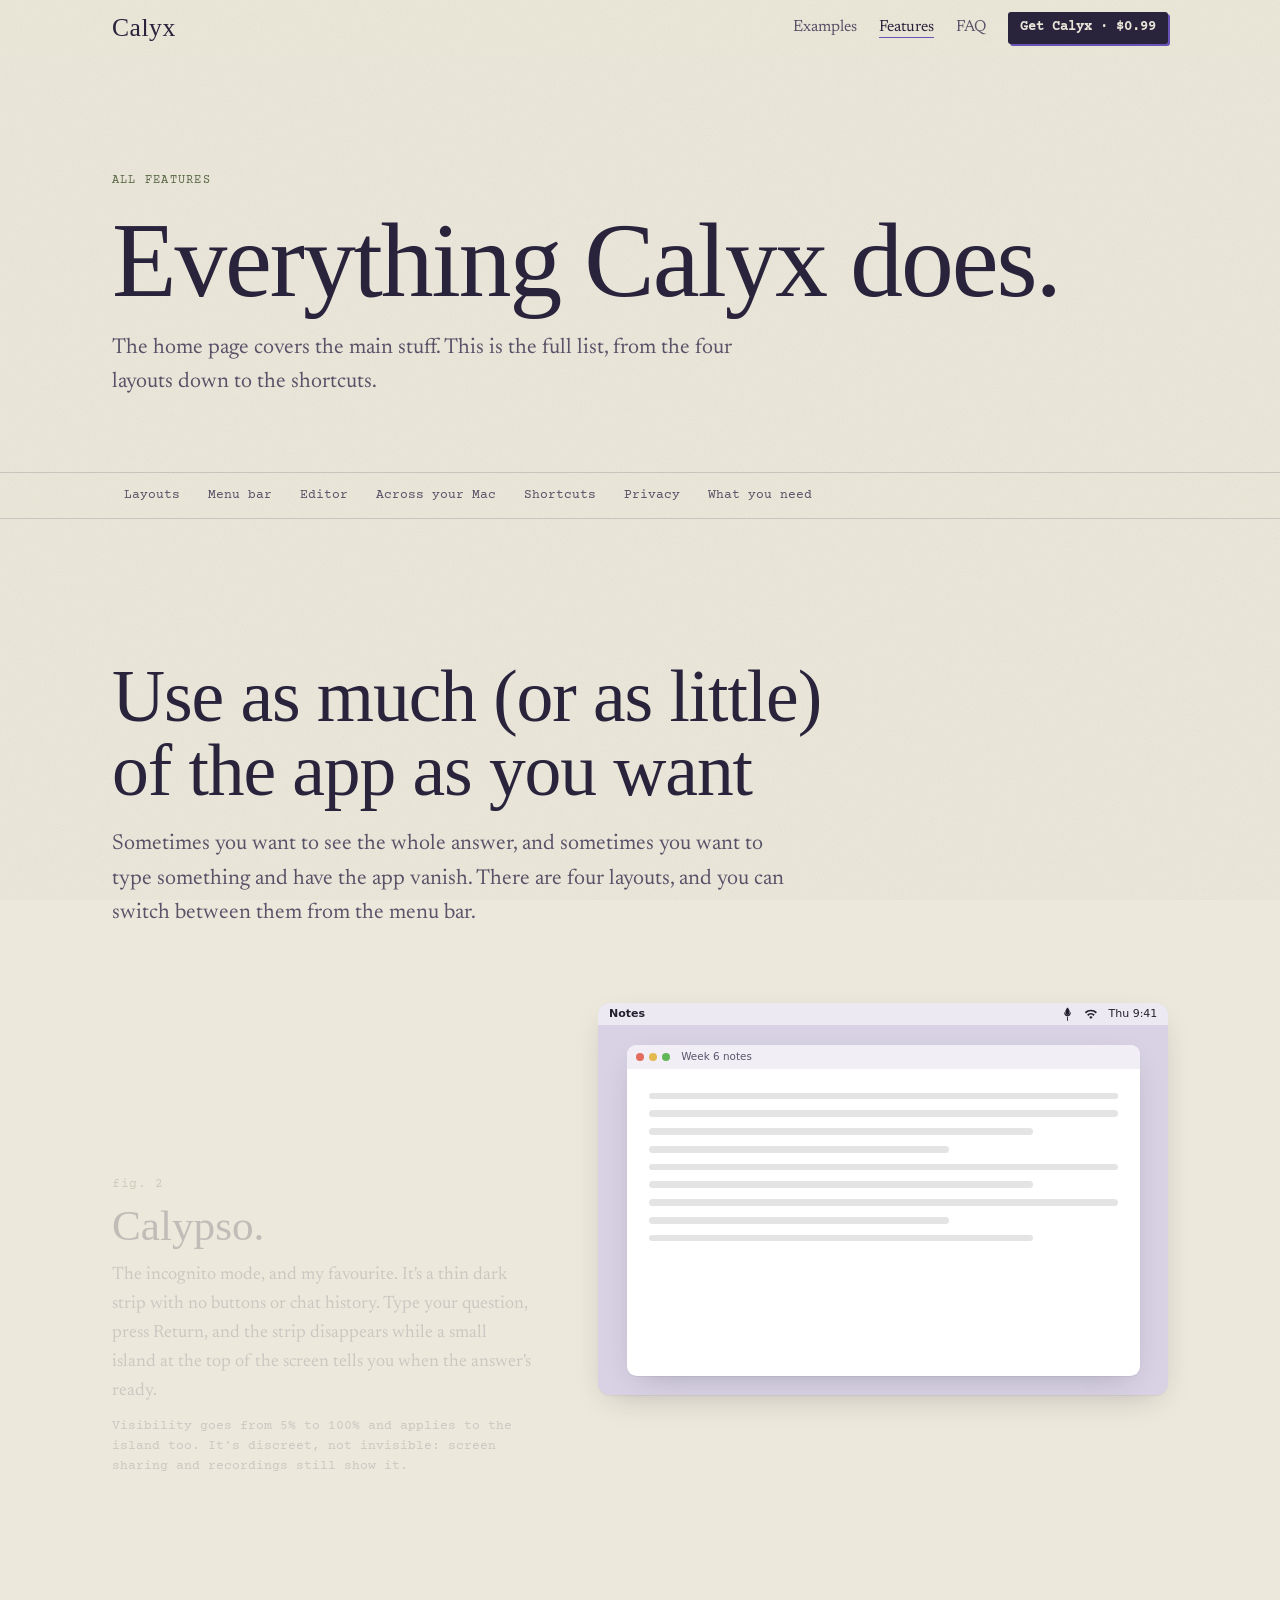
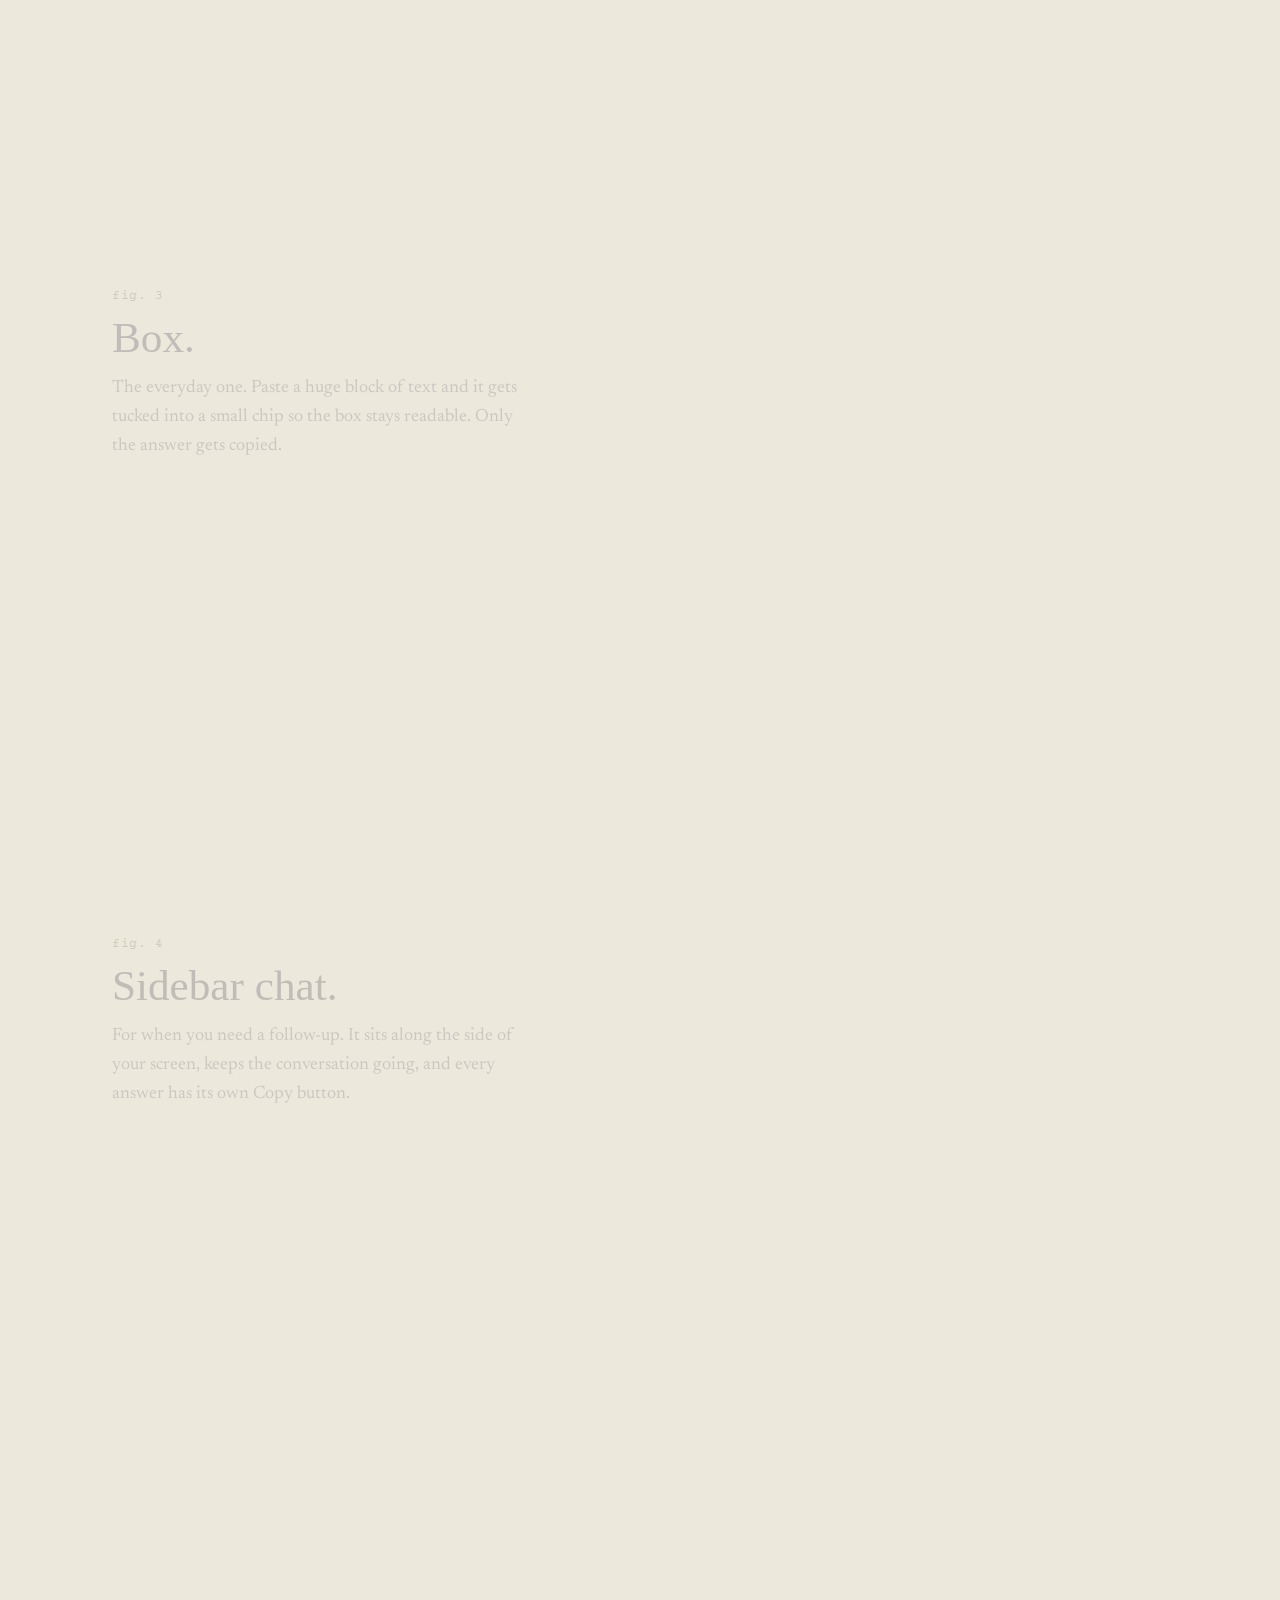
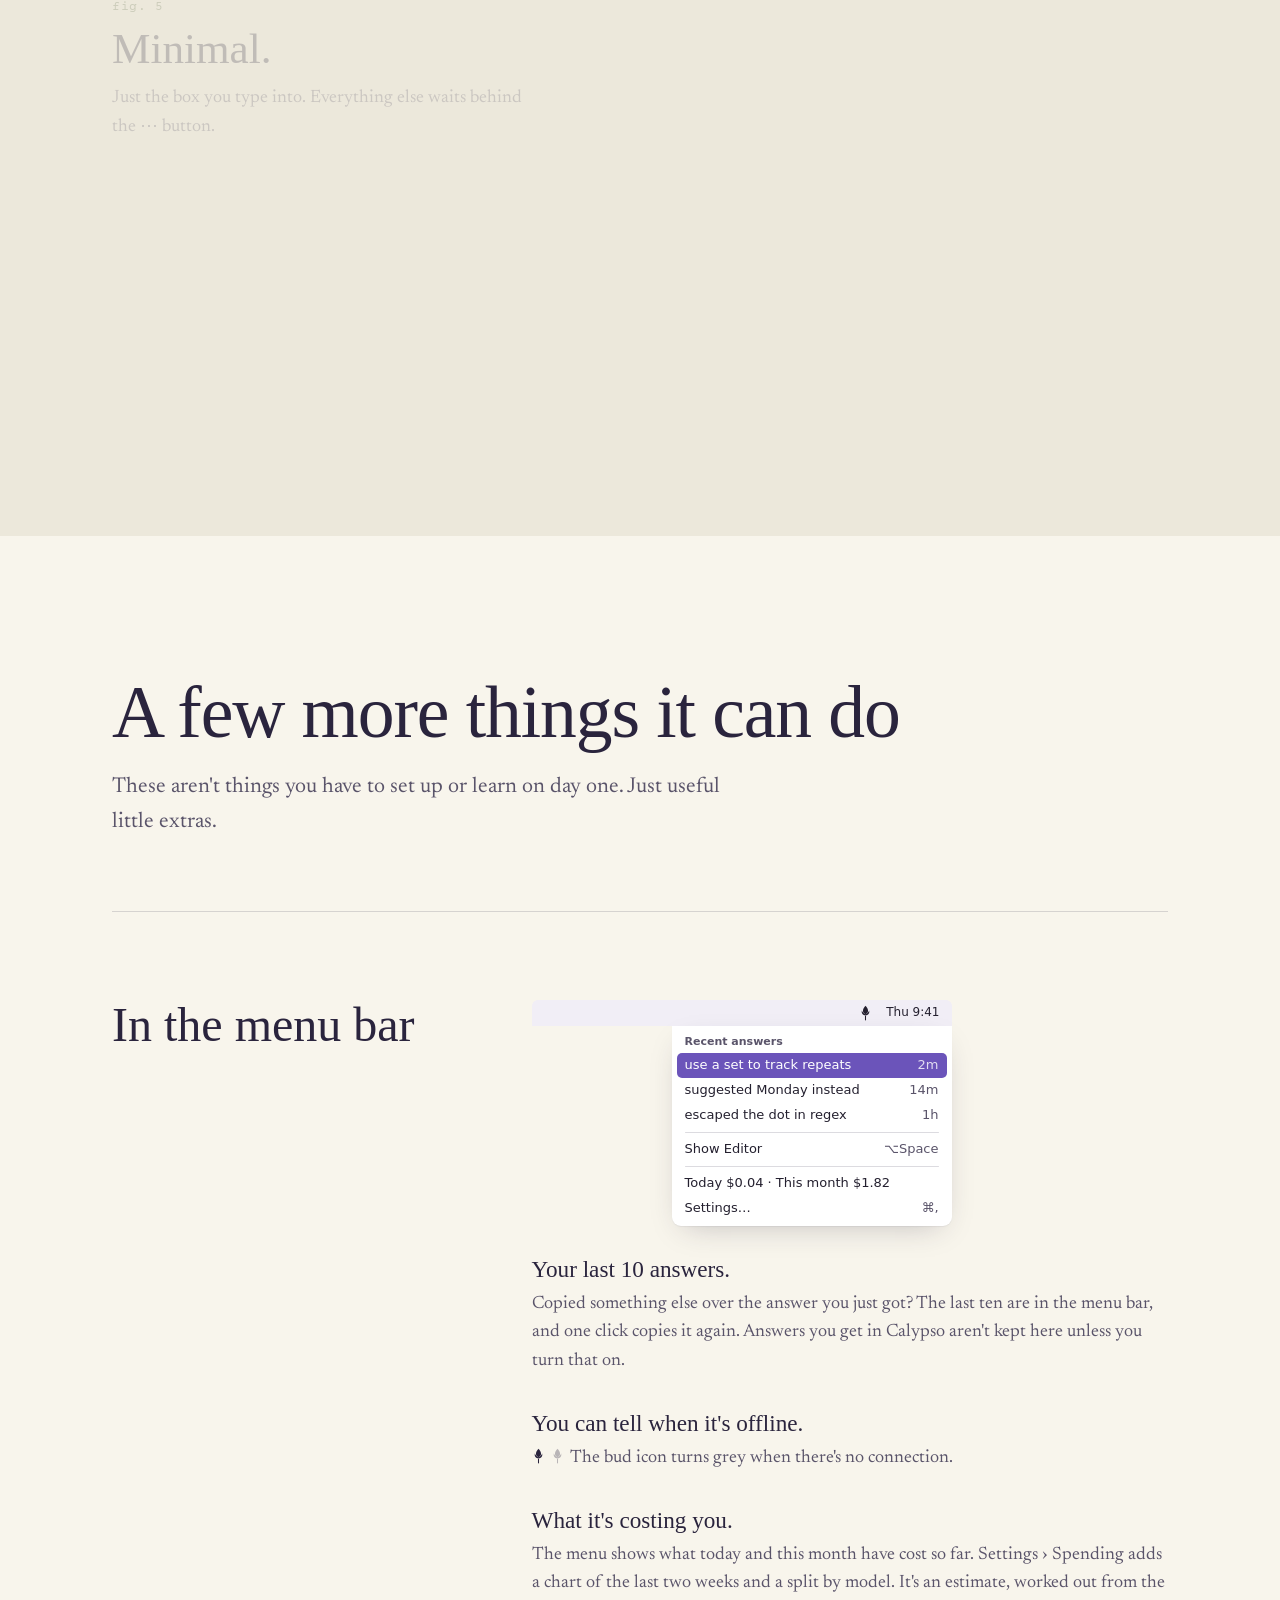
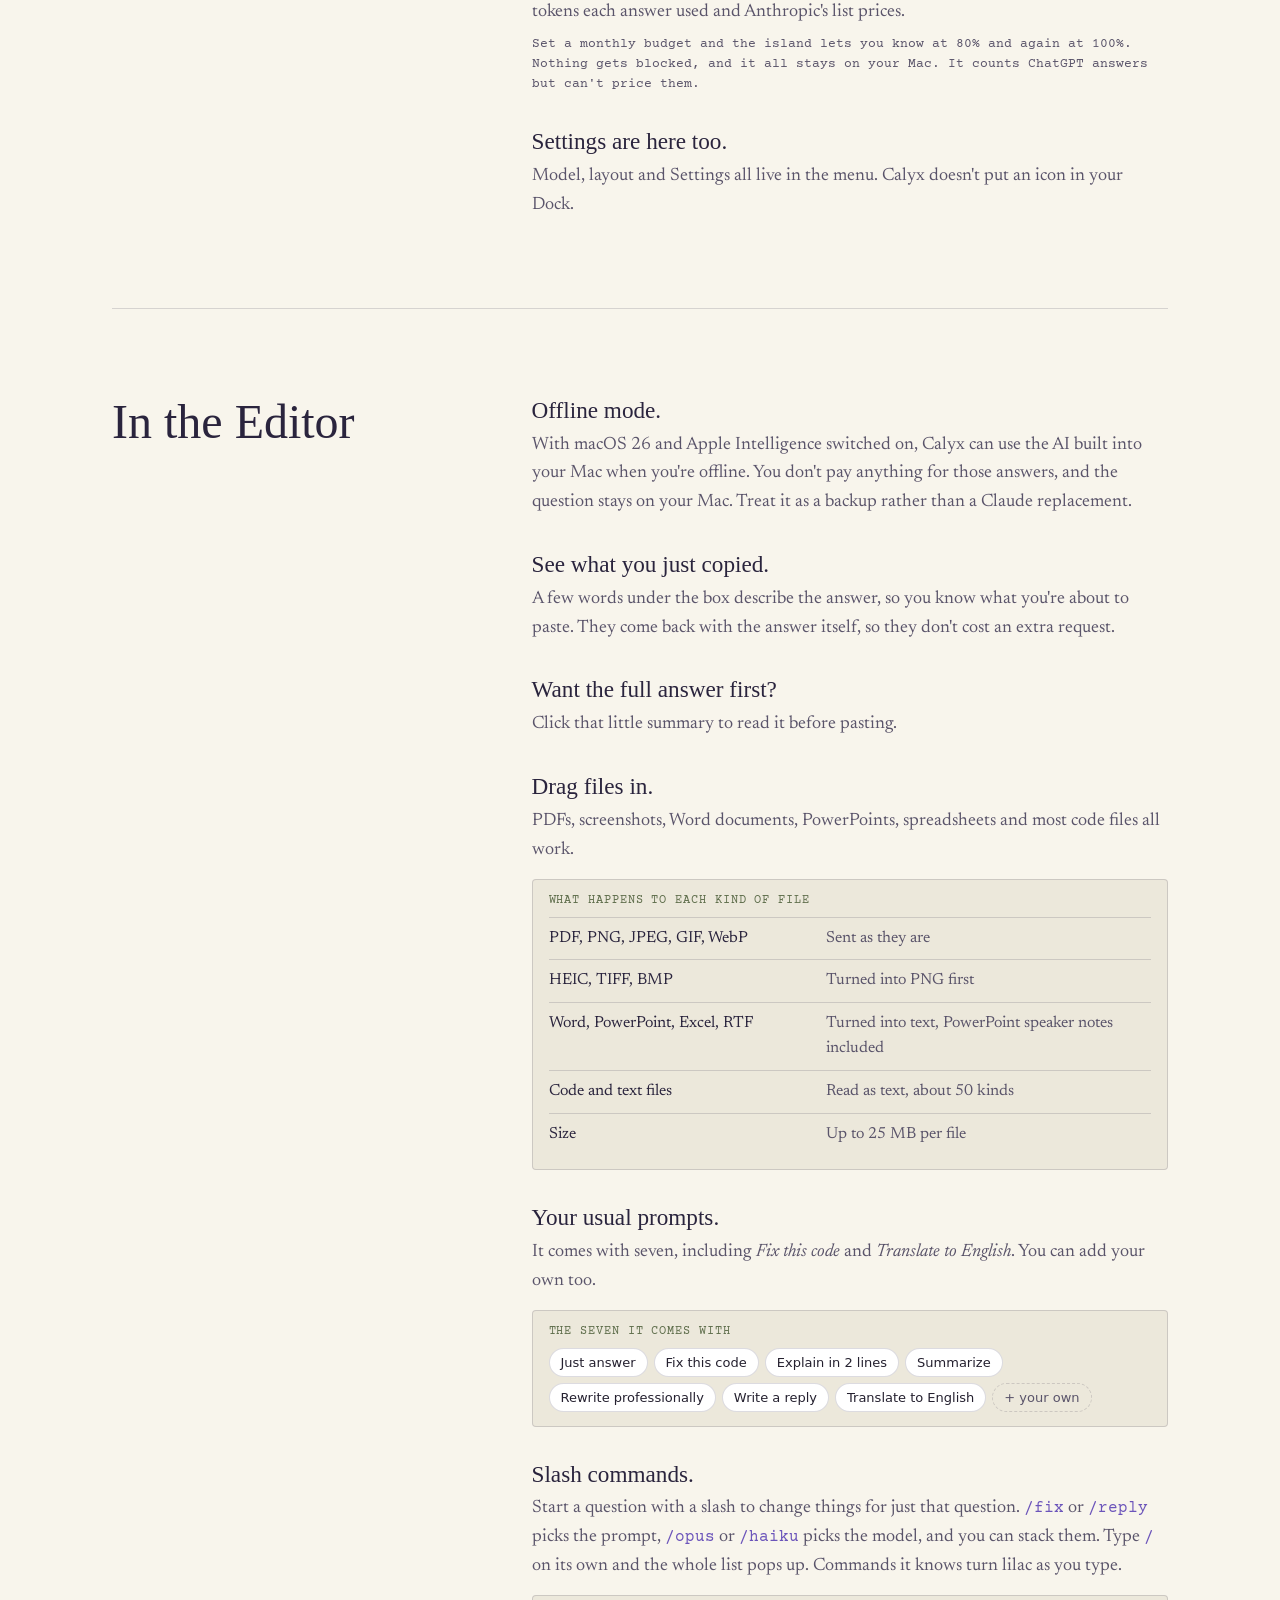
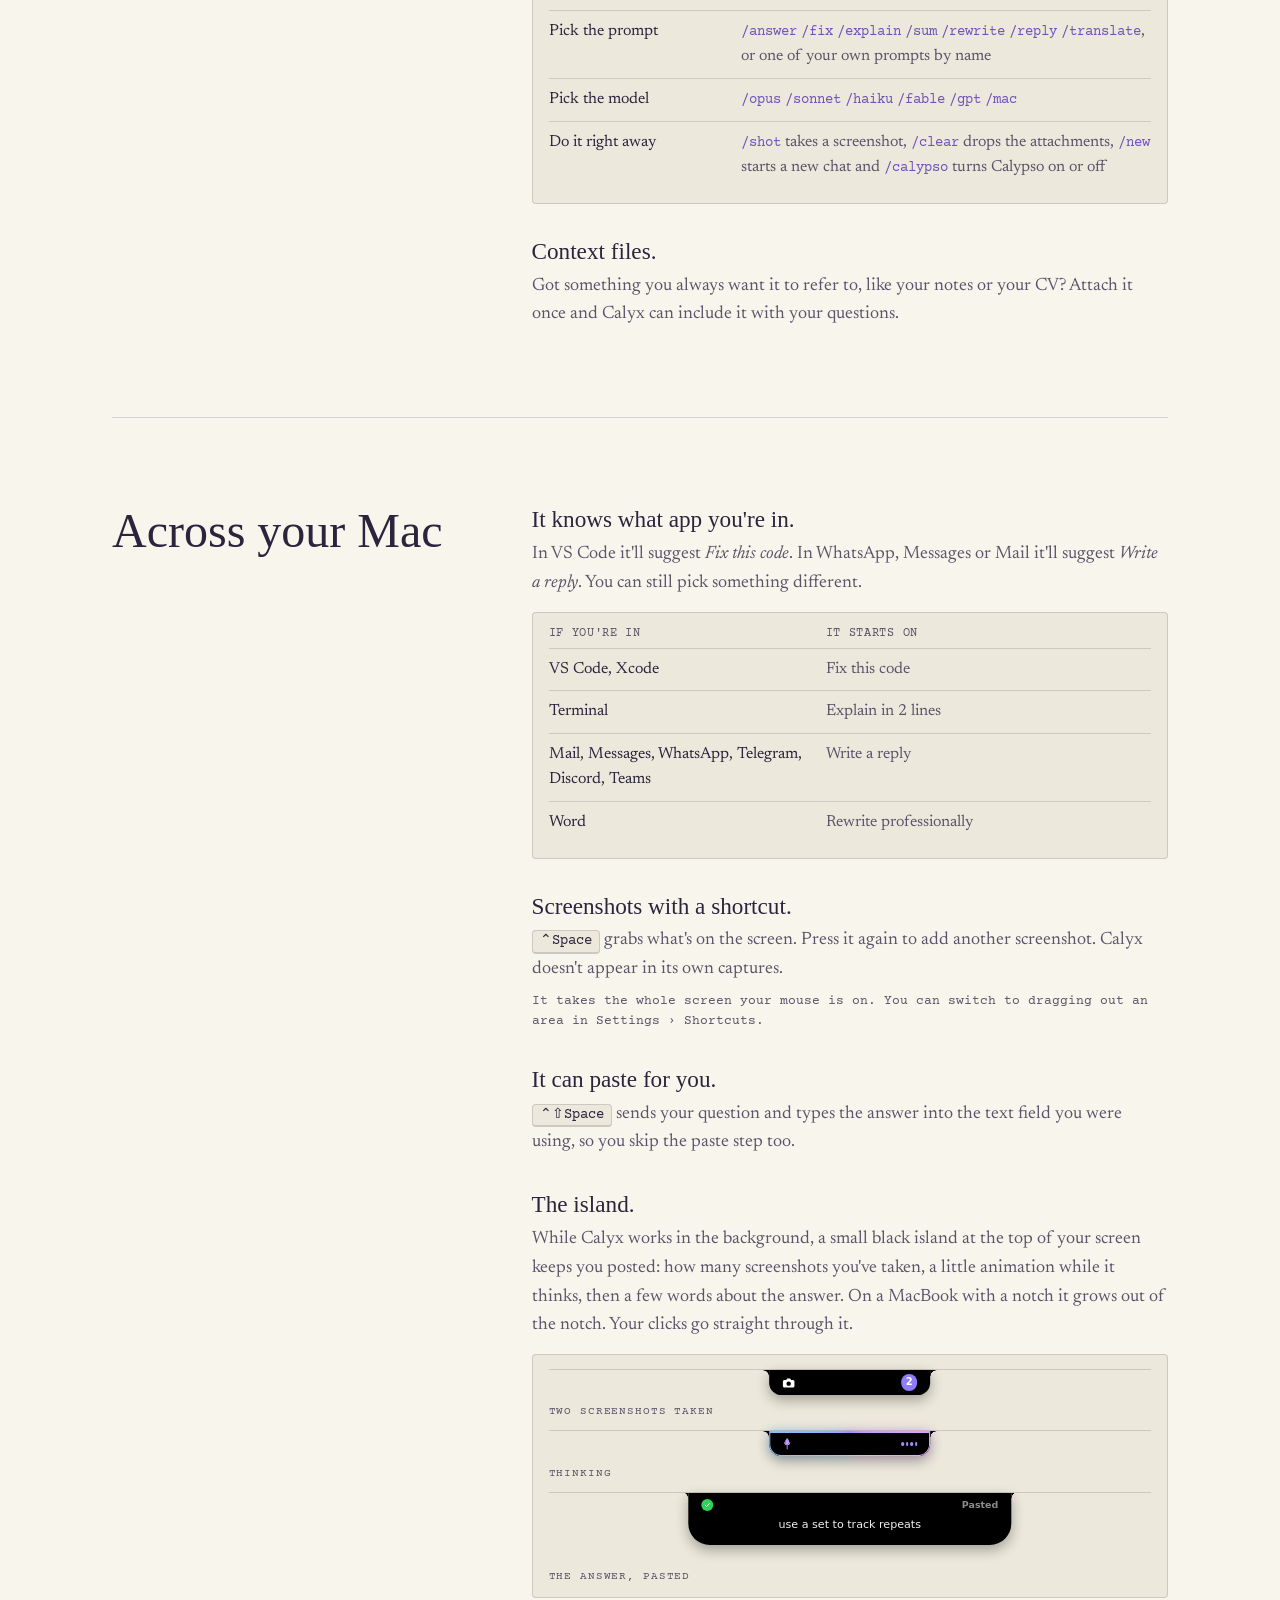
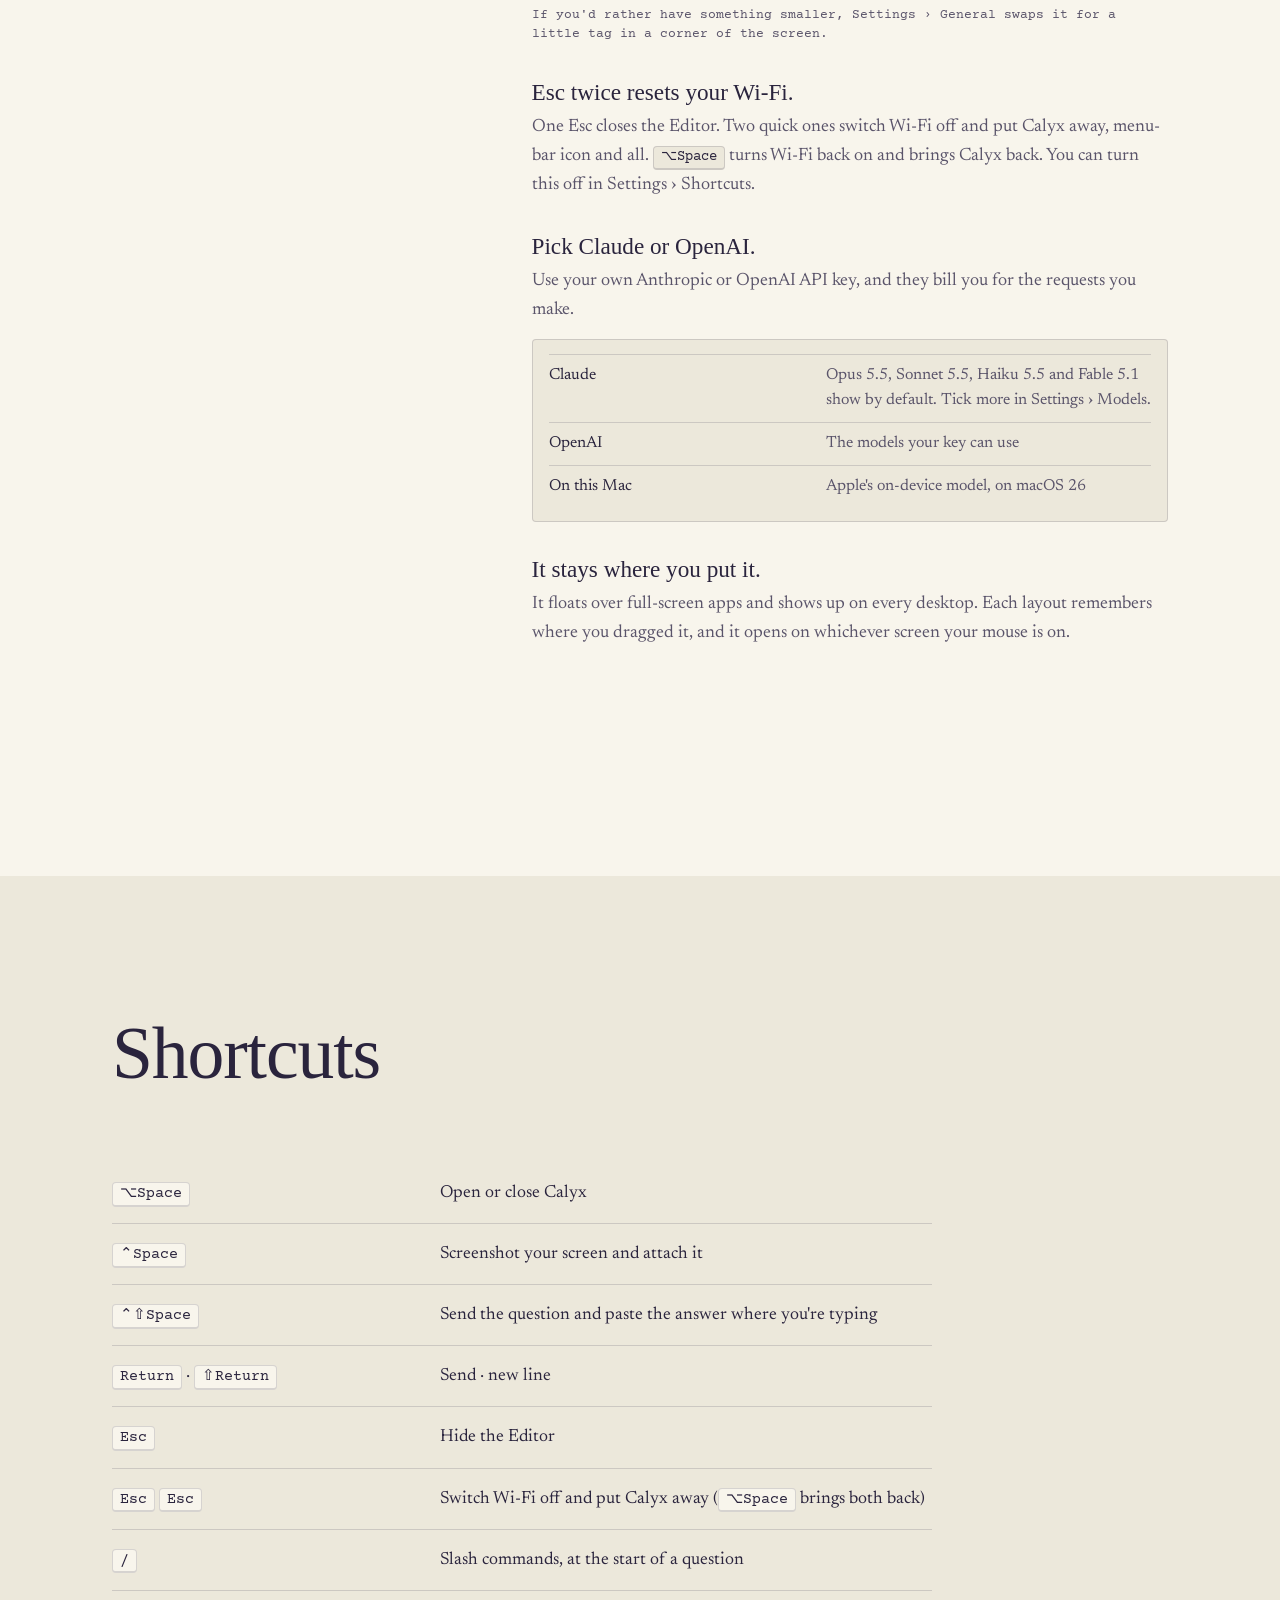
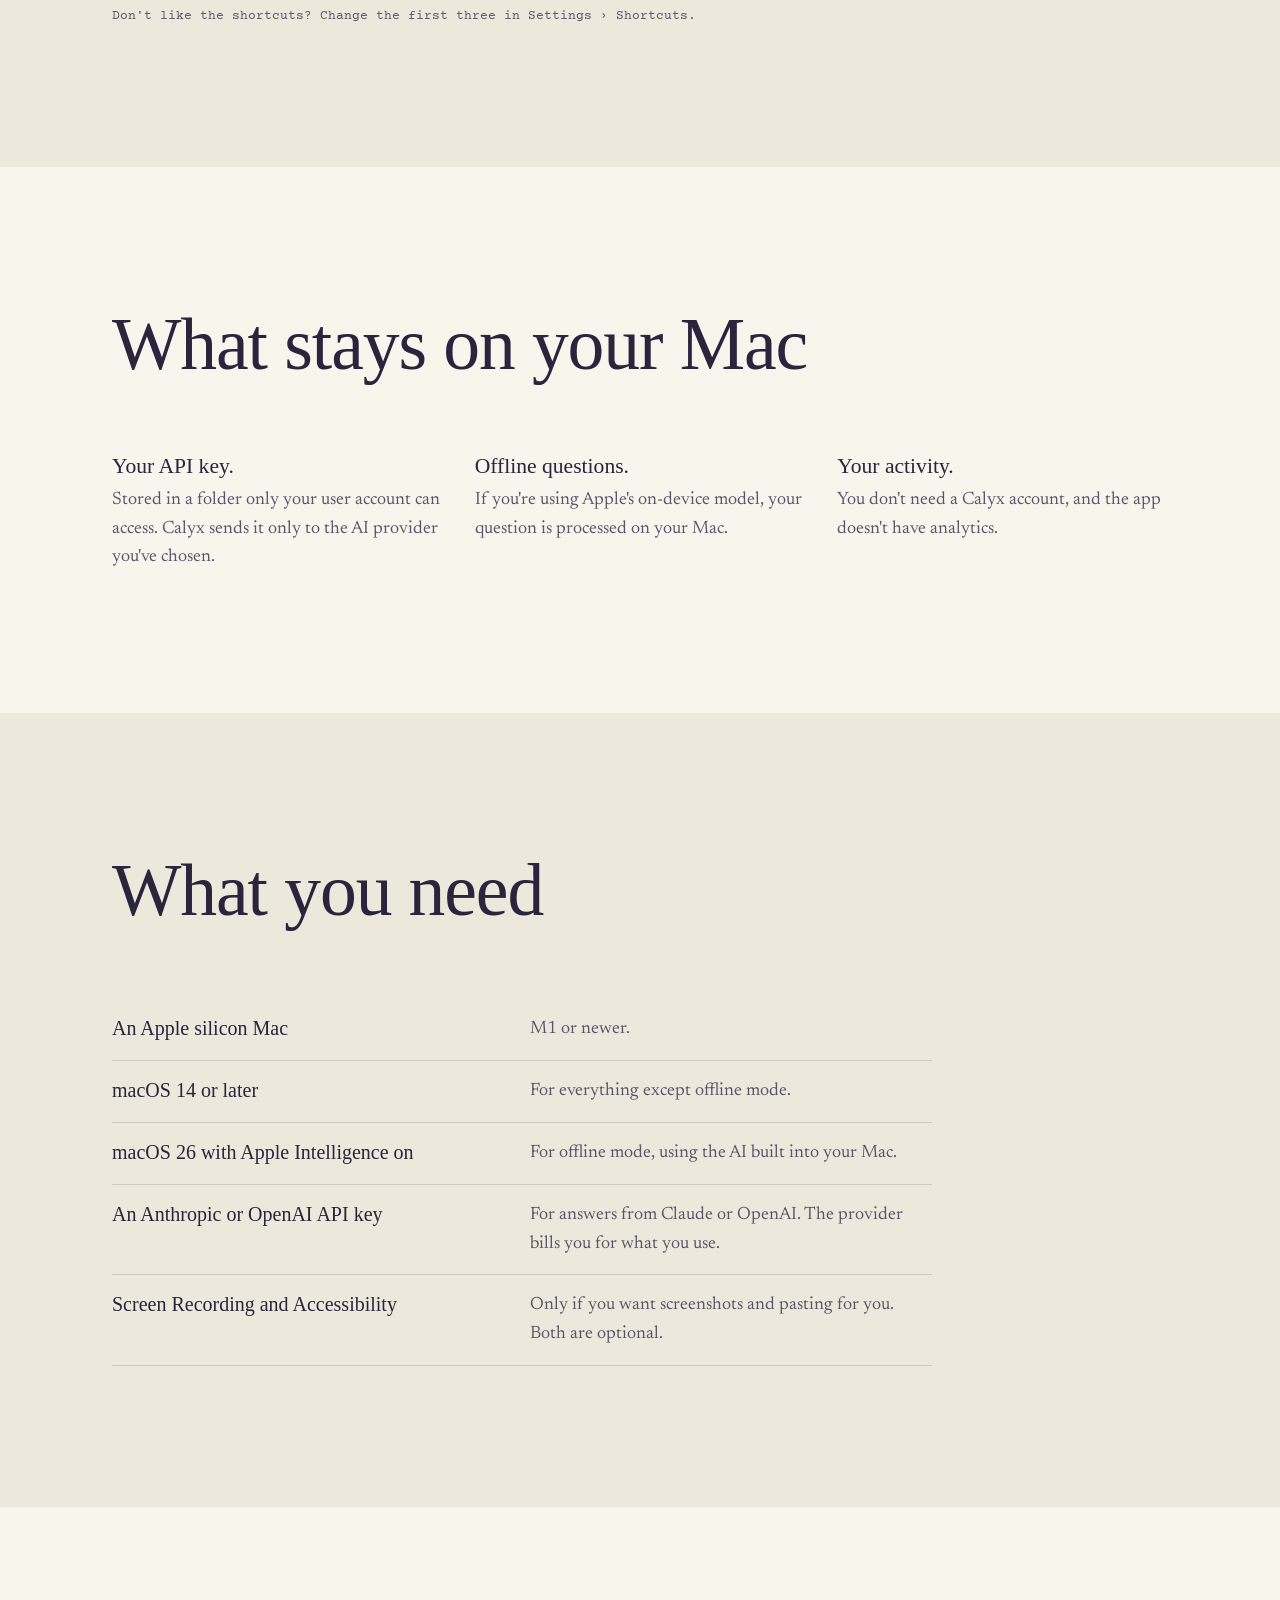
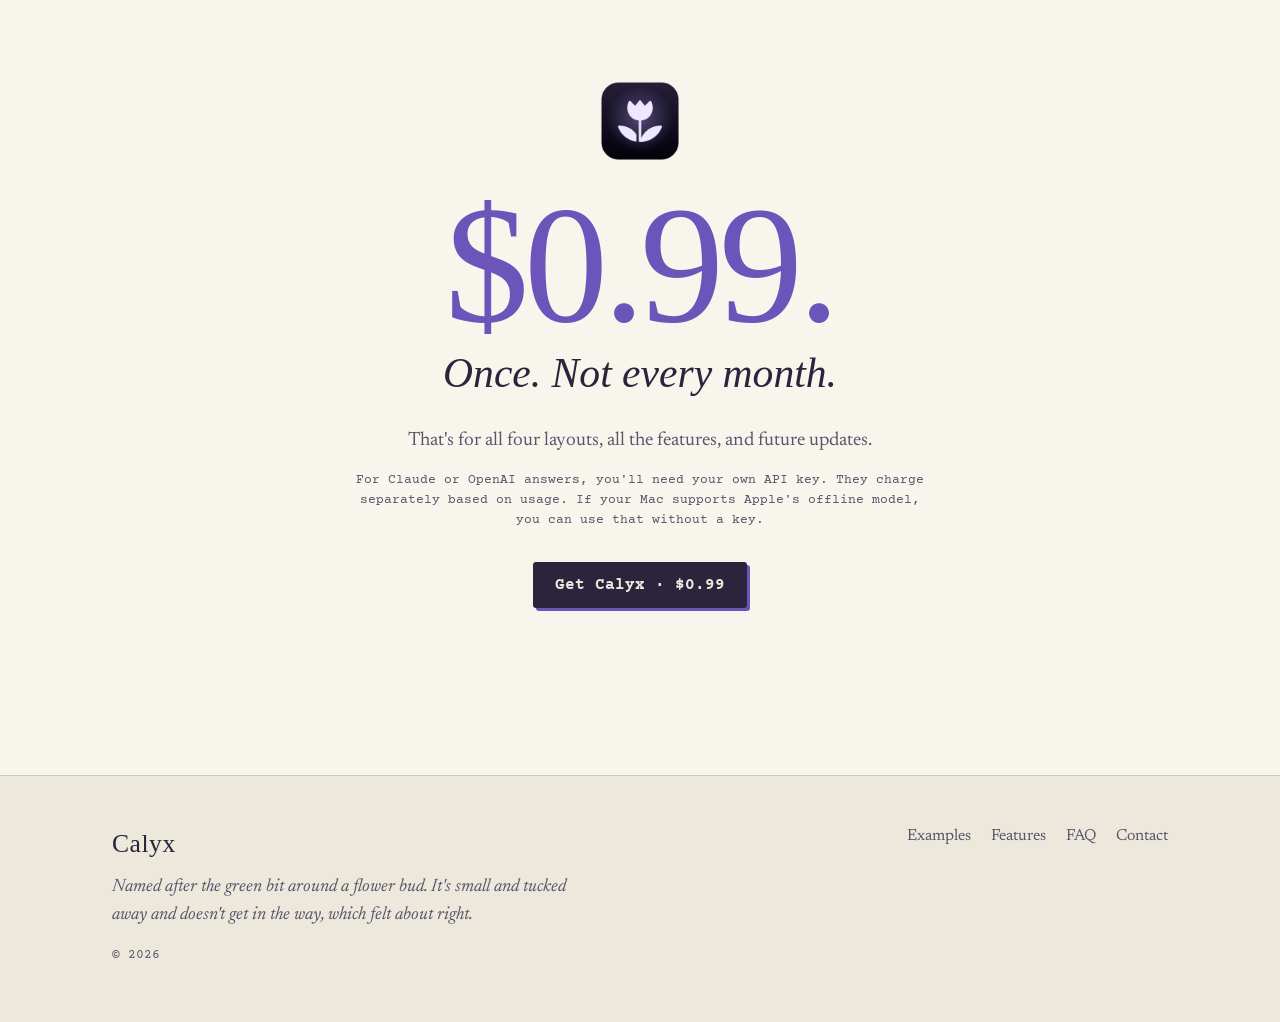
<file: features.html>
<!doctype html>
<html lang="en" class="has-subnav">
<head>
  <meta charset="utf-8">
  <meta name="viewport" content="width=device-width, initial-scale=1">
  <title>All features · Calyx</title>
  <meta name="description" content="Everything Calyx does: the four layouts, the menu bar, the Editor, shortcuts, privacy, and what you need to run it.">
  <meta property="og:title" content="All features · Calyx">
  <meta property="og:description" content="Everything the $0.99 menu-bar AI app for Mac can do.">
  <meta property="og:image" content="https://nahshonl.github.io/calyx/assets/og.png">
  <meta name="twitter:card" content="summary_large_image">
  <meta name="color-scheme" content="light dark">
  <link rel="icon" href="assets/bud.svg" type="image/svg+xml">
  <link rel="apple-touch-icon" href="assets/app-icon.png">
  <link rel="preconnect" href="https://fonts.googleapis.com">
  <link rel="preconnect" href="https://fonts.gstatic.com" crossorigin>
  <link href="https://fonts.googleapis.com/css2?family=IM+Fell+English:ital@0;1&family=Newsreader:ital,opsz,wght@0,6..72,400;0,6..72,500;1,6..72,400&family=Courier+Prime:wght@400;700&display=swap" rel="stylesheet">
  <link rel="stylesheet" href="styles.css?v=202610161642">
  <script>document.documentElement.classList.add("js");</script>
</head>
<body>
  <svg class="grain" aria-hidden="true"><filter id="grain"><feTurbulence type="fractalNoise" baseFrequency=".85" numOctaves="3" stitchTiles="stitch"/><feColorMatrix values="0 0 0 0 0  0 0 0 0 0  0 0 0 0 0  0 0 0 .5 0"/></filter><rect width="100%" height="100%" filter="url(#grain)"/></svg>

  <header class="nav">
    <div class="nav-in wrap">
      <a class="wordmark" href="index.html" aria-label="Calyx home">Calyx</a>
      <nav aria-label="Main">
        <a class="hide-sm" href="index.html#examples">Examples</a>
        <a href="features.html" aria-current="page">Features</a>
        <a class="hide-sm" href="index.html#faq">FAQ</a>
        <a class="btn btn-small" data-buy href="#price">Get Calyx · $0.99</a>
      </nav>
    </div>
  </header>

  <main>
    <section class="page-hero">
      <div class="wrap">
        <p class="eyebrow" data-reveal>All features</p>
        <h1 class="page-title" data-reveal style="--i: 1">Everything Calyx does.</h1>
        <p class="lead" data-reveal style="--i: 2">The home page covers the main stuff. This is the full list, from the four layouts down to the shortcuts.</p>
      </div>
    </section>

    <nav class="subnav" aria-label="On this page">
      <div class="subnav-in wrap">
        <a href="#layouts">Layouts</a>
        <a href="#menu-bar">Menu bar</a>
        <a href="#editor">Editor</a>
        <a href="#across">Across your Mac</a>
        <a href="#shortcuts">Shortcuts</a>
        <a href="#privacy">Privacy</a>
        <a href="#needs">What you need</a>
      </div>
    </nav>

    <!-- Layouts: the screen sticks and switches layout as each description scrolls past. -->
    <section class="fsec" id="layouts" aria-labelledby="layouts-title">
      <div class="wrap">
        <div class="sec-head">
          <h2 class="title" id="layouts-title" data-reveal>Use as much (or as little) of the app as you want</h2>
          <p class="lead" data-reveal>Sometimes you want to see the whole answer, and sometimes you want to type something and have the app vanish. There are four layouts, and you can switch between them from the menu bar.</p>
        </div>

        <div class="story" data-steps>
          <div class="story-steps">
            <article class="story-step" data-step>
              <p class="story-num fig">fig. 2</p>
              <h3>Calypso.</h3>
              <p class="story-text">The incognito mode, and my favourite. It's a thin dark strip with no buttons or chat history. Type your question, press Return, and the strip disappears while a small island at the top of the screen tells you when the answer's ready.</p>
              <p class="story-detail">Visibility goes from 5% to 100% and applies to the island too. It's discreet, not invisible: screen sharing and recordings still show it.</p>
            </article>
            <article class="story-step" data-step>
              <p class="story-num fig">fig. 3</p>
              <h3>Box.</h3>
              <p class="story-text">The everyday one. Paste a huge block of text and it gets tucked into a small chip so the box stays readable. Only the answer gets copied.</p>
            </article>
            <article class="story-step" data-step>
              <p class="story-num fig">fig. 4</p>
              <h3>Sidebar chat.</h3>
              <p class="story-text">For when you need a follow-up. It sits along the side of your screen, keeps the conversation going, and every answer has its own Copy button.</p>
            </article>
            <article class="story-step" data-step>
              <p class="story-num fig">fig. 5</p>
              <h3>Minimal.</h3>
              <p class="story-text">Just the box you type into. Everything else waits behind the ⋯ button.</p>
            </article>
          </div>

          <div class="story-stick">
            <div class="screen-frame">
              <div class="screen lay-screen" data-step-screen data-active="1" aria-hidden="true">
                <div class="mbar"><b>Notes</b><span class="mbar-right"><span class="mb-bud"></span><span class="mb-sun"></span><svg class="wifi" viewBox="0 0 16 12"><path d="M8 11.6 10 9.3a3 3 0 0 0-4 0Z"/><path d="M3.6 6.5a6.4 6.4 0 0 1 8.8 0l-1.3 1.5a4.4 4.4 0 0 0-6.2 0Z"/><path d="M1 3.6a10 10 0 0 1 14 0l-1.3 1.5a8 8 0 0 0-11.4 0Z"/></svg><span>Thu 9:41</span></span></div>
                <div class="win">
                  <div class="win-bar"><i></i><i></i><i></i><span>Week 6 notes</span></div>
                  <div class="win-body"><div class="doc-lines"><i></i><i></i><i></i><i></i><i></i><i></i><i></i><i></i><i></i></div></div>
                </div>

                <div class="lay" data-n="2">
                  <div class="cx-box">
                    <div class="cx-chips"><span class="chip">Pasted 42 lines</span><span class="chip chip-ghost">Fix this code ▾</span></div>
                    <div class="cx-in">why does this crash on empty input?</div>
                    <div class="cx-sum">✓ Copied · check for an empty array</div>
                  </div>
                </div>

                <div class="lay" data-n="3">
                  <div class="sb">
                    <div class="sb-msg sb-me">Turn this into a SQL query</div>
                    <div class="sb-msg">Here you go:<pre>SELECT name, total
FROM orders
WHERE total &gt; 100;</pre><span class="sb-copy">Copy</span></div>
                    <div class="sb-in">Ask a follow-up…</div>
                  </div>
                </div>

                <div class="lay" data-n="4">
                  <div class="mm">make this email less awkward<span>⋯</span></div>
                </div>

                <div class="lay" data-n="1">
                  <div class="ib"><span>give me a hint</span><span class="ib-tag">+1 file</span></div>
                  <div class="vis-tag">Visibility · 35%</div>
                </div>
                <div class="qi"><span class="qi-ico" data-i="dots"><i></i><i></i><i></i></span><span class="qi-t">Thinking</span></div>
              </div>
            </div>
          </div>
        </div>
      </div>
    </section>

    <!-- Field notes: everything else, grouped by where you run into it. -->
    <section class="fsec alt" id="notes" aria-labelledby="notes-title">
      <div class="wrap">
        <div class="sec-head">
          <h2 class="title" id="notes-title" data-reveal>A few more things it can do</h2>
          <p class="lead" data-reveal>These aren't things you have to set up or learn on day one. Just useful little extras.</p>
        </div>

        <div class="group" id="menu-bar">
          <div class="group-head"><h3>In the menu bar</h3></div>
          <div>
            <figure class="menu" aria-label="The Calyx menu with recent answers and what you've spent" data-reveal>
              <div class="menu-bar" aria-hidden="true"><span class="mb-bud"></span><span class="menu-clock">Thu 9:41</span></div>
              <ul class="menu-list" aria-hidden="true">
                <li class="menu-head">Recent answers</li>
                <li class="hov">use a set to track repeats <span>2m</span></li>
                <li>suggested Monday instead <span>14m</span></li>
                <li>escaped the dot in regex <span>1h</span></li>
                <li class="menu-sep"></li>
                <li>Show Editor <span>⌥Space</span></li>
                <li class="menu-sep"></li>
                <li>Today $0.04 · This month $1.82</li>
                <li>Settings… <span>⌘,</span></li>
              </ul>
            </figure>
            <div class="note-list" data-reveal-group>
              <div class="note">
                <h4>Your last 10 answers.</h4>
                <p>Copied something else over the answer you just got? The last ten are in the menu bar, and one click copies it again. Answers you get in Calypso aren't kept here unless you turn that on.</p>
              </div>
              <div class="note">
                <h4>You can tell when it's offline.</h4>
                <p><span class="net" aria-hidden="true"><span class="mb-bud"></span><span class="mb-bud off"></span></span>The bud icon turns grey when there's no connection.</p>
              </div>
              <div class="note">
                <h4>What it's costing you.</h4>
                <p>The menu shows what today and this month have cost so far. Settings › Spending adds a chart of the last two weeks and a split by model. It's an estimate, worked out from the tokens each answer used and Anthropic's list prices.</p>
                <p class="fine">Set a monthly budget and the island lets you know at 80% and again at 100%. Nothing gets blocked, and it all stays on your Mac. It counts ChatGPT answers but can't price them.</p>
              </div>
              <div class="note">
                <h4>Settings are here too.</h4>
                <p>Model, layout and Settings all live in the menu. Calyx doesn't put an icon in your Dock.</p>
              </div>
            </div>
          </div>
        </div>

        <div class="group" id="editor">
          <div class="group-head"><h3>In the Editor</h3></div>
          <div class="note-list" data-reveal-group>
            <div class="note">
              <h4>Offline mode.</h4>
              <p>With macOS 26 and Apple Intelligence switched on, Calyx can use the AI built into your Mac when you're offline. You don't pay anything for those answers, and the question stays on your Mac. Treat it as a backup rather than a Claude replacement.</p>
            </div>
            <div class="note">
              <h4>See what you just copied.</h4>
              <p>A few words under the box describe the answer, so you know what you're about to paste. They come back with the answer itself, so they don't cost an extra request.</p>
            </div>
            <div class="note">
              <h4>Want the full answer first?</h4>
              <p>Click that little summary to read it before pasting.</p>
            </div>
            <div class="note">
              <h4>Drag files in.</h4>
              <p>PDFs, screenshots, Word documents, PowerPoints, spreadsheets and most code files all work.</p>
              <div class="detail">
                <p class="detail-h">What happens to each kind of file</p>
                <table class="mini">
                  <tbody>
                    <tr><td>PDF, PNG, JPEG, GIF, WebP</td><td>Sent as they are</td></tr>
                    <tr><td>HEIC, TIFF, BMP</td><td>Turned into PNG first</td></tr>
                    <tr><td>Word, PowerPoint, Excel, RTF</td><td>Turned into text, PowerPoint speaker notes included</td></tr>
                    <tr><td>Code and text files</td><td>Read as text, about 50 kinds</td></tr>
                    <tr><td>Size</td><td>Up to 25 MB per file</td></tr>
                  </tbody>
                </table>
              </div>
            </div>
            <div class="note">
              <h4>Your usual prompts.</h4>
              <p>It comes with seven, including <i>Fix this code</i> and <i>Translate to English</i>. You can add your own too.</p>
              <div class="detail">
                <p class="detail-h">The seven it comes with</p>
                <div class="chips">
                  <span class="pchip">Just answer</span>
                  <span class="pchip">Fix this code</span>
                  <span class="pchip">Explain in 2 lines</span>
                  <span class="pchip">Summarize</span>
                  <span class="pchip">Rewrite professionally</span>
                  <span class="pchip">Write a reply</span>
                  <span class="pchip">Translate to English</span>
                  <span class="pchip add">+ your own</span>
                </div>
              </div>
            </div>
            <div class="note">
              <h4>Slash commands.</h4>
              <p>Start a question with a slash to change things for just that question. <span class="cmd">/fix</span> or <span class="cmd">/reply</span> picks the prompt, <span class="cmd">/opus</span> or <span class="cmd">/haiku</span> picks the model, and you can stack them. Type <span class="cmd">/</span> on its own and the whole list pops up. Commands it knows turn lilac as you type.</p>
              <div class="detail">
                <table class="mini cmds">
                  <tbody>
                    <tr><td>Pick the prompt</td><td><span class="cmd">/answer</span> <span class="cmd">/fix</span> <span class="cmd">/explain</span> <span class="cmd">/sum</span> <span class="cmd">/rewrite</span> <span class="cmd">/reply</span> <span class="cmd">/translate</span>, or one of your own prompts by name</td></tr>
                    <tr><td>Pick the model</td><td><span class="cmd">/opus</span> <span class="cmd">/sonnet</span> <span class="cmd">/haiku</span> <span class="cmd">/fable</span> <span class="cmd">/gpt</span> <span class="cmd">/mac</span></td></tr>
                    <tr><td>Do it right away</td><td><span class="cmd">/shot</span> takes a screenshot, <span class="cmd">/clear</span> drops the attachments, <span class="cmd">/new</span> starts a new chat and <span class="cmd">/calypso</span> turns Calypso on or off</td></tr>
                  </tbody>
                </table>
              </div>
            </div>
            <div class="note">
              <h4>Context files.</h4>
              <p>Got something you always want it to refer to, like your notes or your CV? Attach it once and Calyx can include it with your questions.</p>
            </div>
          </div>
        </div>

        <div class="group" id="across">
          <div class="group-head"><h3>Across your Mac</h3></div>
          <div class="note-list" data-reveal-group>
            <div class="note">
              <h4>It knows what app you're in.</h4>
              <p>In VS Code it'll suggest <i>Fix this code</i>. In WhatsApp, Messages or Mail it'll suggest <i>Write a reply</i>. You can still pick something different.</p>
              <div class="detail">
                <table class="mini">
                  <thead><tr><th>If you're in</th><th>It starts on</th></tr></thead>
                  <tbody>
                    <tr><td>VS Code, Xcode</td><td>Fix this code</td></tr>
                    <tr><td>Terminal</td><td>Explain in 2 lines</td></tr>
                    <tr><td>Mail, Messages, WhatsApp, Telegram, Discord, Teams</td><td>Write a reply</td></tr>
                    <tr><td>Word</td><td>Rewrite professionally</td></tr>
                  </tbody>
                </table>
              </div>
            </div>
            <div class="note">
              <h4>Screenshots with a shortcut.</h4>
              <p><kbd>⌃Space</kbd> grabs what's on the screen. Press it again to add another screenshot. Calyx doesn't appear in its own captures.</p>
              <p class="fine">It takes the whole screen your mouse is on. You can switch to dragging out an area in Settings › Shortcuts.</p>
            </div>
            <div class="note">
              <h4>It can paste for you.</h4>
              <p><kbd>⌃⇧Space</kbd> sends your question and types the answer into the text field you were using, so you skip the paste step too.</p>
            </div>
            <div class="note">
              <h4>The island.</h4>
              <p>While Calyx works in the background, a small black island at the top of your screen keeps you posted: how many screenshots you've taken, a little animation while it thinks, then a few words about the answer. On a MacBook with a notch it grows out of the notch. Your clicks go straight through it.</p>
              <div class="detail" aria-hidden="true">
                <div class="isl-spec"><div class="isl" data-s="shot"><div class="isl-body"><div class="isl-row"><span><i class="ic-cam"></i><i class="ic-bud"></i><i class="ic-ok"></i></span><span><b class="isl-n">2</b><span class="isl-bars"><i></i><i></i><i></i><i></i></span><span class="isl-cap"></span></span></div><div class="isl-more"><div><p class="isl-msg"></p></div></div></div></div><span class="spec-l">Two screenshots taken</span></div>
                <div class="isl-spec"><div class="isl" data-s="work"><div class="isl-body"><div class="isl-row"><span><i class="ic-cam"></i><i class="ic-bud"></i><i class="ic-ok"></i></span><span><b class="isl-n"></b><span class="isl-bars"><i></i><i></i><i></i><i></i></span><span class="isl-cap"></span></span></div><div class="isl-more"><div><p class="isl-msg"></p></div></div></div></div><span class="spec-l">Thinking</span></div>
                <div class="isl-spec tall"><div class="isl" data-s="done"><div class="isl-body"><div class="isl-row"><span><i class="ic-cam"></i><i class="ic-bud"></i><i class="ic-ok"></i></span><span><b class="isl-n"></b><span class="isl-bars"><i></i><i></i><i></i><i></i></span><span class="isl-cap">Pasted</span></span></div><div class="isl-more"><div><p class="isl-msg">use a set to track repeats</p></div></div></div></div><span class="spec-l">The answer, pasted</span></div>
              </div>
              <p class="fine">If you'd rather have something smaller, Settings › General swaps it for a little tag in a corner of the screen.</p>
            </div>
            <div class="note">
              <h4>Esc twice resets your Wi-Fi.</h4>
              <p>One Esc closes the Editor. Two quick ones switch Wi-Fi off and put Calyx away, menu-bar icon and all. <kbd>⌥Space</kbd> turns Wi-Fi back on and brings Calyx back. You can turn this off in Settings › Shortcuts.</p>
            </div>
            <div class="note">
              <h4>Pick Claude or OpenAI.</h4>
              <p>Use your own Anthropic or OpenAI API key, and they bill you for the requests you make.</p>
              <div class="detail">
                <table class="mini">
                  <tbody>
                    <tr><td>Claude</td><td>Opus 5.5, Sonnet 5.5, Haiku 5.5 and Fable 5.1 show by default. Tick more in Settings › Models.</td></tr>
                    <tr><td>OpenAI</td><td>The models your key can use</td></tr>
                    <tr><td>On this Mac</td><td>Apple's on-device model, on macOS 26</td></tr>
                  </tbody>
                </table>
              </div>
            </div>
            <div class="note">
              <h4>It stays where you put it.</h4>
              <p>It floats over full-screen apps and shows up on every desktop. Each layout remembers where you dragged it, and it opens on whichever screen your mouse is on.</p>
            </div>
          </div>
        </div>
      </div>
    </section>

    <!-- Shortcuts -->
    <section class="fsec" id="shortcuts" aria-labelledby="keys-title">
      <div class="wrap">
        <div class="sec-head">
          <h2 class="title" id="keys-title" data-reveal>Shortcuts</h2>
        </div>
        <table class="keys-table" data-reveal>
          <tbody>
            <tr><td><kbd>⌥Space</kbd></td><td>Open or close Calyx</td></tr>
            <tr><td><kbd>⌃Space</kbd></td><td>Screenshot your screen and attach it</td></tr>
            <tr><td><kbd>⌃⇧Space</kbd></td><td>Send the question and paste the answer where you're typing</td></tr>
            <tr><td><kbd>Return</kbd> · <kbd>⇧Return</kbd></td><td>Send · new line</td></tr>
            <tr><td><kbd>Esc</kbd></td><td>Hide the Editor</td></tr>
            <tr><td><kbd>Esc</kbd> <kbd>Esc</kbd></td><td>Switch Wi-Fi off and put Calyx away (<kbd>⌥Space</kbd> brings both back)</td></tr>
            <tr><td><kbd>/</kbd></td><td>Slash commands, at the start of a question</td></tr>
          </tbody>
        </table>
        <p class="fine">Don't like the shortcuts? Change the first three in Settings › Shortcuts.</p>
      </div>
    </section>

    <!-- Privacy -->
    <section class="fsec alt" id="privacy" aria-labelledby="privacy-title">
      <div class="wrap">
        <div class="sec-head">
          <h2 class="title" id="privacy-title" data-reveal>What stays on your Mac</h2>
        </div>
        <ul class="plain-list" data-reveal-group>
          <li><b>Your API key.</b>Stored in a folder only your user account can access. Calyx sends it only to the AI provider you've chosen.</li>
          <li><b>Offline questions.</b>If you're using Apple's on-device model, your question is processed on your Mac.</li>
          <li><b>Your activity.</b>You don't need a Calyx account, and the app doesn't have analytics.</li>
        </ul>
      </div>
    </section>

    <!-- What you need -->
    <section class="fsec" id="needs" aria-labelledby="needs-title">
      <div class="wrap">
        <div class="sec-head">
          <h2 class="title" id="needs-title" data-reveal>What you need</h2>
        </div>
        <ul class="needs" data-reveal-group>
          <li><span>An Apple silicon Mac</span><span>M1 or newer.</span></li>
          <li><span>macOS 14 or later</span><span>For everything except offline mode.</span></li>
          <li><span>macOS 26 with Apple Intelligence on</span><span>For offline mode, using the AI built into your Mac.</span></li>
          <li><span>An Anthropic or OpenAI API key</span><span>For answers from Claude or OpenAI. The provider bills you for what you use.</span></li>
          <li><span>Screen Recording and Accessibility</span><span>Only if you want screenshots and pasting for you. Both are optional.</span></li>
        </ul>
      </div>
    </section>

    <!-- Price -->
    <section class="price-sec alt" id="price" aria-labelledby="price-title">
      <div class="wrap">
        <img class="price-icon" src="assets/app-icon.png" width="96" height="96" alt="A pale flower bud on a dark rounded square" data-reveal>
        <h2 class="price-big" id="price-title" data-reveal="scale">$0.99.</h2>
        <p class="price-sub" data-reveal>Once. Not every month.</p>
        <p class="price-body" data-reveal>That's for all four layouts, all the features, and future updates.</p>
        <p class="fine price-fine" data-reveal>For Claude or OpenAI answers, you'll need your own API key. They charge separately based on usage. If your Mac supports Apple's offline model, you can use that without a key.</p>
        <a class="btn" data-buy href="#price" data-reveal>Get Calyx · $0.99</a>
      </div>
    </section>
  </main>

  <footer class="foot">
    <div class="foot-in wrap">
      <div>
        <span class="wordmark">Calyx</span>
        <p>Named after the green bit around a flower bud. It's small and tucked away and doesn't get in the way, which felt about right.</p>
      </div>
      <nav class="foot-links" aria-label="Footer">
        <a href="index.html#examples">Examples</a>
        <a href="features.html" aria-current="page">Features</a>
        <a href="index.html#faq">FAQ</a>
        <a data-contact href="mailto:hello@example.com">Contact</a>
      </nav>
      <p class="fine">© 2026</p>
    </div>
  </footer>

  <script src="main.js?v=202610161642"></script>
</body>
</html>
</file>
<file: styles.css>
/* Calyx: a herbarium sheet for a Mac app.
   Board and sheet paper, aubergine ink from the app icon, lilac for petals, sage for the calyx. */
:root {
  --board: #ECE8DB;
  --sheet: #F8F5EC;
  --card: var(--sheet);
  --ink: #2A243D;
  --ink-2: #5A546A;
  --rule: rgba(42, 36, 61, .16);
  --lilac: #6B54BA;
  --lilac-wash: #B9A6FF;
  --sage: #5F6E4C;
  --sage-wash: #6F7F5C;
  --tape: rgba(214, 199, 150, .55);
  --win: #FFFFFF;
  --win-ink: #24202F;
  --win-2: #F1EEF6;
  --desk: #D8D2E4;
  --mbar: rgba(255, 255, 255, .5);
  --hud: rgba(11, 10, 18, .86);
  --hud-edge: transparent;
  --ok: #2F7D4F;
  --pick: #6B54BA;
  --shadow: 0 1px 1px rgba(42, 36, 61, .06), 0 10px 30px -12px rgba(42, 36, 61, .28);
  --grain: .07;

  --display: "IM Fell English", "Iowan Old Style", Georgia, serif;
  --body: "Newsreader", "Iowan Old Style", Georgia, serif;
  --mono: "Courier Prime", "Courier New", monospace;
  --ui: -apple-system, BlinkMacSystemFont, "SF Pro Text", system-ui, sans-serif;
  --ease: cubic-bezier(.2, .7, .2, 1);

  --gutter: 16px;
  --max: 1120px;
  --nav-h: 56px;
}
@media (min-width: 720px) { :root { --gutter: 32px; } }

@media (prefers-color-scheme: dark) {
  :root {
    --board: #13111A;
    --sheet: #1C1926;
    --ink: #ECE6FF;
    --ink-2: #ABA4BE;
    --rule: rgba(236, 230, 255, .14);
    --lilac: #B9A6FF;
    --lilac-wash: #B9A6FF;
    --sage: #9DAE86;
    --sage-wash: #9DAE86;
    --tape: rgba(185, 166, 255, .16);
    --win: #2A2636;
    --win-ink: #ECE6FF;
    --win-2: #353042;
    --desk: #2B2638;
    --mbar: rgba(0, 0, 0, .3);
    --hud-edge: rgba(255, 255, 255, .1);
    --ok: #6CC08A;
    --shadow: 0 1px 1px rgba(0, 0, 0, .3), 0 14px 34px -12px rgba(0, 0, 0, .7);
    --grain: .05;
  }
}

*, *::before, *::after { box-sizing: border-box; }
html { -webkit-text-size-adjust: 100%; scroll-behavior: smooth; scroll-padding-top: calc(var(--nav-h) + 24px); }
html.has-subnav { scroll-padding-top: calc(var(--nav-h) + 72px); }
body {
  margin: 0;
  background: var(--board);
  color: var(--ink);
  font: 400 1.125rem/1.6 var(--body);
  font-optical-sizing: auto;
  overflow-x: clip;
}
img, svg { display: block; max-width: 100%; }
a { color: inherit; }
:focus-visible { outline: 2px solid var(--lilac); outline-offset: 3px; border-radius: 4px; }
h1, h2, h3, h4 { font-weight: 400; margin: 0; }
p { margin: 0; }

.grain { position: fixed; inset: 0; width: 100%; height: 100%; pointer-events: none; opacity: var(--grain); z-index: 50; transform: translateZ(0); }
.wrap { max-width: var(--max); margin-inline: auto; padding-inline: var(--gutter); }
.center { text-align: center; }

/* ------------------------------------------------------------------ type */
.eyebrow { font: .78rem/1.4 var(--mono); letter-spacing: .1em; text-transform: uppercase; color: var(--sage); }
.fine { font: .8rem/1.55 var(--mono); color: var(--ink-2); }
.title { font-family: var(--display); font-size: clamp(2.5rem, 6vw, 4.6rem); line-height: 1; letter-spacing: -.015em; text-wrap: balance; }
.title-md { font-family: var(--display); font-size: clamp(1.8rem, 3.4vw, 2.6rem); line-height: 1.08; text-wrap: balance; }
.lead { font-size: clamp(1.15rem, 1.8vw, 1.35rem); color: var(--ink-2); max-width: 42rem; text-wrap: pretty; }
.sec-head { display: grid; gap: 20px; margin-bottom: clamp(40px, 6vw, 72px); }
.sec-head.center { justify-items: center; }
.sec-head.center .lead { margin-inline: auto; }

/* Buttons: a pressed ink stamp rather than a pill. */
.btn {
  display: inline-block;
  font: 700 1rem/1 var(--mono);
  text-decoration: none;
  color: var(--board);
  background: var(--ink);
  padding: 15px 22px;
  border-radius: 3px;
  box-shadow: 3px 3px 0 var(--lilac);
  transition: transform .15s, box-shadow .15s;
}
.btn:hover { transform: translate(-1px, -1px); box-shadow: 4px 4px 0 var(--lilac); }
.btn:active { transform: translate(2px, 2px); box-shadow: 1px 1px 0 var(--lilac); }
.btn-small { padding: 9px 12px; font-size: .85rem; box-shadow: 2px 2px 0 var(--lilac); }

kbd {
  display: inline-block;
  font: .85em/1.3 var(--mono);
  padding: 1px 7px;
  border: 1px solid var(--rule);
  border-bottom-width: 2px;
  border-radius: 4px;
  background: var(--sheet);
  color: var(--ink);
  white-space: nowrap;
}

/* ------------------------------------------------------------------ scroll reveals */
.js [data-reveal] {
  opacity: 0;
  translate: 0 28px;
  transition: opacity .9s var(--ease), translate .9s var(--ease), scale .9s var(--ease);
  transition-delay: calc(var(--i, 0) * 90ms);
}
.js [data-reveal="scale"] { translate: none; scale: .9; }
.js [data-reveal].in { opacity: 1; translate: none; scale: none; }

/* ------------------------------------------------------------------ nav */
.nav {
  position: sticky; top: 0; z-index: 40;
  background: color-mix(in srgb, var(--board) 82%, transparent);
  -webkit-backdrop-filter: saturate(1.4) blur(14px);
  backdrop-filter: saturate(1.4) blur(14px);
  border-bottom: 1px solid transparent;
  transition: border-color .3s;
}
.nav.scrolled { border-bottom-color: var(--rule); }
.nav-in { display: flex; align-items: center; justify-content: space-between; gap: 16px; height: var(--nav-h); }
.wordmark { font-family: var(--display); font-size: 1.6rem; letter-spacing: .02em; text-decoration: none; }
.nav nav { display: flex; align-items: center; gap: 22px; font-size: 1rem; }
.nav nav a:not(.btn) { text-decoration: none; color: var(--ink-2); }
.nav nav a:not(.btn):hover, .nav nav a[aria-current="page"] { color: var(--ink); }
.nav nav a[aria-current="page"] { text-decoration: underline; text-decoration-color: var(--lilac); text-underline-offset: 6px; }
@media (max-width: 640px) {
  .nav nav { gap: 14px; }
  .nav .hide-sm { display: none; }
}

/* ------------------------------------------------------------------ hero */
.hero-in {
  display: grid;
  grid-template-columns: minmax(0, 1.15fr) minmax(0, .85fr);
  gap: clamp(32px, 6vw, 80px);
  align-items: center;
  padding-block: clamp(32px, 6vw, 64px) clamp(64px, 9vw, 112px);
}
@media (min-width: 881px) { .hero-in { min-height: calc(100svh - var(--nav-h)); } }
/* As the hero scrolls away the words drift up and fade, and the sheet lags behind and tilts. */
.hero-copy { display: grid; gap: 24px; transform: translateY(calc(var(--p, 0) * -70px)); opacity: calc(1 - var(--p, 0) * 1.15); }
.hero-art { transform: translateY(calc(var(--p, 0) * 90px)); }
.hero h1 { font-family: var(--display); font-size: clamp(3rem, 6.4vw, 5.3rem); line-height: .96; letter-spacing: -.02em; text-wrap: balance; }
.hero h1 em { color: var(--lilac); }
.hero h1 > span, .hero h1 > em { display: block; }
@media (max-width: 880px) { .hero h1 { font-size: clamp(2.2rem, 10.4vw, 3rem); } }
@media (min-width: 881px) { .hero h1 { font-size: clamp(3rem, 5.4vw, 4.6rem); } .hero h1 > span, .hero h1 > em { white-space: nowrap; } }
.lede { font-size: 1.25rem; max-width: 33rem; color: var(--ink-2); text-wrap: pretty; }
.cta { display: grid; gap: 12px; justify-items: start; margin-top: 4px; }

/* The Calypso demo: a faint black bar types a question and vanishes, then the quiet island hanging
   from the top edge of the screen (the hairline) says it's thinking and gives a few words back. */
.demo { position: relative; max-width: 420px; height: 92px; }
.demo-edge { position: absolute; inset: 0 0 auto; height: 1px; background: linear-gradient(90deg, transparent, var(--rule) 20%, var(--rule) 80%, transparent); }
.demo .qi { top: 1px; font-size: 13px; }
.demo-bar {
  position: absolute; inset: auto 0 0;
  display: flex; align-items: center;
  height: 44px;
  padding: 0 14px;
  background: var(--hud);
  color: rgba(255, 255, 255, .72);
  box-shadow: inset 0 0 0 1px var(--hud-edge);
  font: 15px/1 var(--ui);
  border-radius: 8px;
  transition: opacity .35s, transform .35s;
}
.demo-text { white-space: pre; overflow: hidden; text-overflow: ellipsis; }
.caret { flex: none; width: 1.5px; height: 18px; margin-left: 1px; background: rgba(255, 255, 255, .72); animation: blink 1s steps(1) infinite; }
.demo-tag { flex: none; margin-left: auto; padding-left: 12px; font-size: 12px; color: rgba(255, 255, 255, .4); }
.demo-bar.gone { opacity: 0; transform: translateY(-4px); }

/* The quiet island: what the island becomes in Calypso (with its animations on Minimal, the
   default). A small black tab at the top of the screen with one line of text, and no colour, glow
   or bounce. Flat along the top edge with little concave shoulders, like the notch. */
.qi {
  --sh: .42em;
  position: absolute; top: 0; left: 50%; z-index: 3;
  display: flex; align-items: center; gap: .55em;
  max-width: calc(100% - 2 * var(--sh));
  padding: .38em 1em .5em;
  border-radius: 0 0 .9em .9em;
  background: var(--hud);
  box-shadow: inset 1px 0 var(--hud-edge), inset -1px 0 var(--hud-edge), inset 0 -1px var(--hud-edge);
  color: rgba(255, 255, 255, .85);
  font: 500 .9em/1.25 var(--ui);
  white-space: nowrap;
  translate: -50% 0;
  opacity: 0; transition: opacity .18s ease-out;
  pointer-events: none;
}
.qi.on { opacity: var(--vis, 1); }
.qi::before, .qi::after { content: ""; position: absolute; top: 0; width: var(--sh); height: var(--sh); }
.qi::before { right: 100%; background: radial-gradient(circle at 0 100%, transparent calc(var(--sh) - .5px), var(--hud) var(--sh)); }
.qi::after { left: 100%; background: radial-gradient(circle at 100% 100%, transparent calc(var(--sh) - .5px), var(--hud) var(--sh)); }
.qi-t { overflow: hidden; text-overflow: ellipsis; }
.qi.swap > * { animation: qi-swap .18s ease-out; }
@keyframes qi-swap { from { opacity: 0; } }
/* Its one small symbol: a tick, three dots taking turns while it thinks, the bud, a camera. */
.qi-ico { flex: none; display: flex; align-items: center; justify-content: space-between; width: .85em; height: .85em; color: rgba(255, 255, 255, .55); }
.qi-ico::before { content: ""; flex: 1; align-self: stretch; background: currentColor; -webkit-mask: var(--m) center / contain no-repeat; mask: var(--m) center / contain no-repeat; }
.qi-ico i { display: none; width: .2em; height: .2em; border-radius: 50%; background: currentColor; animation: qi-dot 1s infinite; }
.qi-ico i:nth-child(2) { animation-delay: .2s; }
.qi-ico i:nth-child(3) { animation-delay: .4s; }
.qi-ico[data-i="dots"] { width: .95em; }
.qi-ico[data-i="dots"]::before { display: none; }
.qi-ico[data-i="dots"] i { display: block; }
.qi-ico[data-i="cam"] { width: 1em; }
@keyframes qi-dot { 0%, 70%, 100% { opacity: .3; } 35% { opacity: 1; } }
/* The menu-bar bud turns into sunglasses while Calypso is on. */
.mb-sun { display: none; flex: none; width: 1.6em; height: 1em; background: currentColor; }
/* The symbols, drawn once and used as masks. */
.qi-ico[data-i="ok"], .ic-ok::after { --m: url("data:image/svg+xml,<svg xmlns='http://www.w3.org/2000/svg' viewBox='0 0 16 16'><path d='M2.8 8.7 6.3 12 13.2 4.4' fill='none' stroke='black' stroke-width='2.5' stroke-linecap='round' stroke-linejoin='round'/></svg>"); }
.mb-sun { --m: url("data:image/svg+xml,<svg xmlns='http://www.w3.org/2000/svg' viewBox='0 0 32 14'><rect x='.5' y='1.4' width='31' height='2' rx='1'/><path d='M2.3 2.8h11.4c.5 4.6-1.4 9.6-5.9 9.7-4.3.1-6-3.9-5.5-9.7zM29.7 2.8H18.3c-.5 4.6 1.4 9.6 5.9 9.7 4.3.1 6-3.9 5.5-9.7z'/></svg>"); }
.qi-ico[data-i="bud"] { --m: url("assets/bud-glyph.svg"); }
.qi-ico[data-i="cam"], .ic-cam { --m: url("data:image/svg+xml,<svg xmlns='http://www.w3.org/2000/svg' viewBox='0 0 20 16'><path fill-rule='evenodd' d='M6.2 3.2 7.3 1.5c.3-.4.7-.6 1.2-.6h3c.5 0 .9.2 1.2.6l1.1 1.7h2.8A2.4 2.4 0 0 1 19 5.6v7a2.4 2.4 0 0 1-2.4 2.4H3.4A2.4 2.4 0 0 1 1 12.6v-7a2.4 2.4 0 0 1 2.4-2.4zM10 5.5a3.5 3.5 0 1 0 0 7 3.5 3.5 0 0 0 0-7z'/></svg>"); }
.mb-sun, .ic-cam, .ic-ok::after { -webkit-mask: var(--m) center / contain no-repeat; mask: var(--m) center / contain no-repeat; }

/* The island: Calyx's black pseudo Dynamic Island, hanging from the top edge of the screen. It
   morphs between a screenshot count, a thinking animation with a slowly turning colour rim, and a
   few words about the answer, then folds away. Sizes follow the app at the mockups' scale, where
   its 30pt top row is 2.25em. main.js sets data-s to "", "shot", "work" or "done". */
@property --isl-a { syntax: "<angle>"; inherits: false; initial-value: 0deg; }
.isl {
  --spring: cubic-bezier(.3, 1.4, .5, 1);
  position: absolute; top: 0; left: 50%; z-index: 3;
  width: 9.6em; max-width: 94%;
  translate: -50% 0; scale: .8; transform-origin: 50% 0;
  opacity: 0;
  color: #fff; font-weight: 500;
  transition: width .56s var(--spring), scale .56s var(--spring), opacity .3s;
  pointer-events: none;
}
.isl[data-s="shot"], .isl[data-s="work"] { width: 14.7em; }
.isl[data-s="done"] { width: 29.4em; }
.isl[data-s="shot"], .isl[data-s="work"], .isl[data-s="done"] { opacity: 1; scale: 1; }
.isl-body {
  position: relative;
  background: #000;
  border-radius: 0 0 1.125em 1.125em;
  box-shadow: 0 .45em 1.2em rgba(0, 0, 0, .32), inset 1px 0 var(--hud-edge), inset -1px 0 var(--hud-edge), inset 0 -1px var(--hud-edge);
  transition: border-radius .56s var(--spring);
}
.isl[data-s="done"] .isl-body { border-radius: 0 0 1.95em 1.95em; }
.isl-body::before, .isl-body::after { content: ""; position: absolute; top: 0; width: .53em; height: .53em; }
.isl-body::before { right: 100%; background: radial-gradient(circle at 0 100%, transparent calc(.53em - .5px), #000 .53em); }
.isl-body::after { left: 100%; background: radial-gradient(circle at 100% 100%, transparent calc(.53em - .5px), #000 .53em); }
/* The top row: what's happening on the left, a count, the thinking bars or a caption on the right. */
.isl-row { display: flex; align-items: center; justify-content: space-between; height: 2.25em; padding: 0 1.2em; }
.isl-row > span { display: flex; align-items: center; }
.isl-row > span > * { display: none; animation: isl-swap .45s var(--ease); }
.isl[data-s="shot"] :is(.ic-cam, .isl-n), .isl[data-s="work"] .ic-bud, .isl[data-s="done"] :is(.ic-ok, .isl-cap) { display: block; }
.isl[data-s="work"] .isl-bars { display: flex; }
@keyframes isl-swap { from { opacity: 0; filter: blur(4px); scale: .7; } }
.ic-cam { width: 1.15em; height: .95em; background: #fff; }
.ic-bud { width: .95em; height: 1.2em; background: linear-gradient(#A78BFA, #F0ABFC); -webkit-mask: url("assets/bud-glyph.svg") center / contain no-repeat; mask: url("assets/bud-glyph.svg") center / contain no-repeat; }
.isl[data-s="work"] .ic-bud { animation: isl-swap .45s var(--ease), isl-pulse 1.5s ease-in-out .45s infinite; }
@keyframes isl-pulse { 50% { opacity: .45; } }
.ic-ok { position: relative; width: 1.1em; height: 1.1em; border-radius: 50%; background: #30D158; }
.ic-ok::after { content: ""; position: absolute; inset: 24%; background: #fff; }
.isl-n { min-width: 1.67em; height: 1.67em; padding: 0 .35em; border-radius: .84em; background: #8E7BFF; font: 700 .9em/1.67em ui-rounded, var(--ui); text-align: center; }
.isl-bars { align-items: center; gap: .19em; height: 1.2em; }
.isl-bars i { width: .225em; height: .375em; border-radius: .2em; background: #A78BFA; animation: isl-wave .36s ease-in-out infinite alternate; }
.isl-bars i:nth-child(2) { animation-delay: -.22s; }
.isl-bars i:nth-child(3) { animation-delay: -.43s; }
.isl-bars i:nth-child(4) { animation-delay: -.65s; }
@keyframes isl-wave { to { height: 1.125em; } }
.isl-cap { font-size: .86em; font-weight: 600; color: rgba(255, 255, 255, .55); }
/* Below the row, once there's an answer: a few words about it. */
.isl-more { display: grid; grid-template-rows: 0fr; transition: grid-template-rows .5s var(--ease); }
.isl[data-s="done"] .isl-more { grid-template-rows: 1fr; }
.isl-more > div { min-height: 0; overflow: hidden; }
.isl-msg { padding: .1em 1.5em 1.1em; text-align: center; font-size: 1.01em; line-height: 1.3; color: rgba(255, 255, 255, .94); text-wrap: balance; }
/* While it thinks, a colour rim turns slowly around it: a crisp line and a soft glow. */
.isl::before, .isl::after {
  content: ""; position: absolute; inset: 0; pointer-events: none;
  border-radius: 0 0 1.125em 1.125em;
  background: conic-gradient(from var(--isl-a), #A78BFA, #F0ABFC, #7DD3FC, #A78BFA);
  opacity: 0; transition: opacity .4s;
}
.isl::before { z-index: -1; filter: blur(.5em); }
.isl::after { z-index: 1; padding: 1.4px; -webkit-mask: linear-gradient(#000 0 0) content-box, linear-gradient(#000 0 0); -webkit-mask-composite: xor; mask-composite: exclude; }
.isl[data-s="work"]::before { opacity: .55; animation: isl-turn 3s linear infinite; }
.isl[data-s="work"]::after { opacity: 1; animation: isl-turn 3s linear infinite; }
@keyframes isl-turn { to { --isl-a: 360deg; } }

.spin {
  flex: none;
  width: 12px; height: 12px;
  border: 1.5px solid rgba(255, 255, 255, .25);
  border-top-color: rgba(255, 255, 255, .85);
  border-radius: 50%;
  animation: turn .8s linear infinite;
}
@keyframes blink { 50% { opacity: 0; } }
@keyframes turn { to { transform: rotate(360deg); } }

/* The herbarium sheet: the page's one signature. */
.sheet {
  position: relative;
  margin: 0;
  padding: 28px 28px 24px;
  background: var(--sheet);
  border: 1px solid var(--rule);
  box-shadow: var(--shadow);
  rotate: calc(1.2deg + var(--p, 0) * 5deg);
  aspect-ratio: 3 / 4;
  display: grid;
  grid-template-rows: 1fr auto;
}
.tape { position: absolute; width: 74px; height: 22px; background: var(--tape); }
.tape-a { top: -9px; left: 22%; transform: rotate(-4deg); }
.tape-b { bottom: 34%; right: -18px; transform: rotate(78deg); }
.bud { width: 100%; height: 100%; max-height: 420px; justify-self: center; stroke-width: 2.2; }
.bud .leaf { stroke: var(--sage); }
.bud .petal { stroke: var(--lilac); }
.bud .wash { fill: var(--sage-wash); fill-opacity: .14; }
.bud .petal .wash { fill: var(--lilac-wash); fill-opacity: .3; }
.bud .wash2 { fill: var(--sage-wash); fill-opacity: .22; }
.bud .wash3 { fill: var(--sage-wash); fill-opacity: .32; }
.bud .thin { stroke-width: 1.4; }
.bud .hair { stroke-width: 1; }

.label {
  justify-self: end;
  width: min(100%, 290px);
  margin-top: -40px;
  padding: 12px 14px 10px;
  border: 1px solid var(--ink);
  background: var(--sheet);
  font: .78rem/1.45 var(--mono);
  position: relative;
}
.label-head { display: block; text-transform: uppercase; letter-spacing: .08em; font-size: .68rem; border-bottom: 1px solid var(--rule); padding: 0 44px 6px 0; margin-bottom: 6px; text-wrap: balance; }
.label-name { display: block; font-family: var(--display); font-size: 1.15rem; margin-bottom: 6px; }
.label dl { display: grid; grid-template-columns: auto 1fr; gap: 2px 10px; margin: 0; }
.label dt { color: var(--ink-2); }
.label dd { margin: 0; }
.label-fig { position: absolute; right: 10px; top: 10px; font-size: .68rem; color: var(--ink-2); }

/* The bud is drawn in once, on load. */
@media (prefers-reduced-motion: no-preference) {
  .bud path { stroke-dasharray: 700; stroke-dashoffset: 700; animation: draw 2.4s cubic-bezier(.6, .1, .3, 1) .3s forwards; }
  .bud .petal path { animation-delay: .8s; }
  .bud g:last-child path { animation-delay: 1.2s; }
  .bud .wash, .bud .wash2, .bud .wash3 { fill-opacity: 0; animation: draw 2.4s cubic-bezier(.6, .1, .3, 1) .3s forwards, wash 1.2s 2.1s forwards; }
  .bud .wash { --o: .14; }
  .bud .petal .wash { --o: .3; }
  .bud .wash2 { --o: .22; }
  .bud .wash3 { --o: .32; }
  @keyframes draw { to { stroke-dashoffset: 0; } }
  @keyframes wash { to { fill-opacity: var(--o, .2); } }
}

/* ------------------------------------------------------------------ pinned sections */
/* A tall section whose .pin sticks to the viewport while the section scrolls past.
   main.js turns the scroll position into --p (0 to 1) and switches things on along the way. */
.pin { position: sticky; top: 0; height: 100vh; height: 100svh; padding-top: var(--nav-h); display: flex; align-items: center; }
.pin > .wrap { width: 100%; }

/* The statement: its words light up one by one as you scroll. */
.statement { height: 250vh; }
.statement-text { font-family: var(--display); font-size: clamp(1.75rem, 3.7vw, 3.05rem); line-height: 1.2; letter-spacing: -.01em; max-width: 21em; }
.statement-text em { color: var(--lilac); }
.statement-text .w { opacity: .14; transition: opacity .35s; }
.statement-text .w.lit { opacity: 1; }

/* Why not just open ChatGPT? */
.alt { background: var(--sheet); --card: var(--board); }
.alt kbd { background: var(--board); }
.why-top { padding-top: clamp(96px, 13vw, 176px); }
.why-top .lead { margin-top: 24px; }
.why-bottom { padding-bottom: clamp(96px, 13vw, 176px); }

.compare { height: 330vh; }
.compare-grid { display: grid; grid-template-columns: minmax(0, 1fr) minmax(0, 1fr); gap: clamp(32px, 6vw, 96px); align-items: start; }
.col-h { display: flex; justify-content: space-between; align-items: baseline; gap: 12px; padding-bottom: 10px; margin-bottom: 8px; border-bottom: 1px solid var(--ink); font: 400 clamp(1.4rem, 2.4vw, 1.8rem)/1.2 var(--display); }
.col-h .count { font: .78rem var(--mono); letter-spacing: .06em; color: var(--ink-2); white-space: nowrap; }
.compare ol { list-style: none; margin: 0; padding: 0; counter-reset: s; }
.compare li { counter-increment: s; position: relative; opacity: 0; translate: 0 14px; transition: opacity .45s, translate .45s var(--ease), color .45s; }
.compare li.on { opacity: 1; translate: none; }
.old li { padding: 9px 0 9px 2.6em; border-bottom: 1px solid var(--rule); font-size: 1.05rem; }
.old li::before { content: counter(s, decimal-leading-zero); position: absolute; left: 0; top: 12px; font: .78rem var(--mono); color: var(--ink-2); }
/* The strike is a background drawn along the text, so it follows the words onto a second line. */
.old li .t {
  background: linear-gradient(var(--lilac), var(--lilac)) 0 56% / 0% 1.5px no-repeat;
  transition: background-size .6s var(--ease); transition-delay: calc(var(--i, 0) * 70ms);
}
.old.done li { color: var(--ink-2); }
.old.done li .t { background-size: 100% 1.5px; }
.new li { display: grid; grid-template-columns: 2rem 1fr; padding: 14px 0; border-bottom: 1px solid var(--rule); font: 400 clamp(1.3rem, 2.3vw, 1.8rem)/1.25 var(--display); }
.new li::before { content: counter(s); font: .85rem var(--mono); color: var(--lilac); padding-top: .55em; }
.new kbd { font-size: .62em; vertical-align: .15em; }
.compare-end { margin-top: clamp(28px, 5vw, 56px); text-align: center; font: italic 400 clamp(1.3rem, 2.6vw, 2rem)/1.25 var(--display); color: var(--lilac); opacity: 0; translate: 0 14px; transition: opacity .5s, translate .5s var(--ease); text-wrap: balance; }
.compare-end.on { opacity: 1; translate: none; }

/* The important features, as a bento of small cards. */
.bento { display: grid; grid-template-columns: repeat(3, minmax(0, 1fr)); gap: 16px; margin-top: 36px; }
.card { display: grid; gap: 14px; align-content: start; padding: 14px 14px 24px; background: var(--card); border: 1px solid var(--rule); border-radius: 6px; }
.card h4 { font: 400 1.4rem/1.15 var(--display); padding-inline: 8px; }
.card p { color: var(--ink-2); font-size: 1rem; padding-inline: 8px; }
.card.wide { grid-column: span 2; }
.card.full { grid-column: 1 / -1; grid-template-columns: minmax(0, 1fr) minmax(0, 1.2fr); align-items: center; gap: 24px; padding: 14px; }
.card.full > div:first-child { display: grid; gap: 10px; padding: 10px 0; }
.honest { margin-top: 56px; max-width: 44rem; padding-left: 20px; border-left: 2px solid var(--sage); font-style: italic; font-size: 1.15rem; color: var(--ink-2); }

.viz { position: relative; height: 184px; overflow: hidden; border-radius: 4px; background: var(--win); font: 13px/1.4 var(--ui); color: var(--win-ink); }
.vz-doc { position: absolute; inset: 20px 24px auto; display: grid; gap: 11px; }
.vz-doc i { display: block; height: 7px; border-radius: 4px; background: color-mix(in srgb, var(--win-ink) 14%, transparent); }
.vz-doc i:nth-child(2) { width: 86%; } .vz-doc i:nth-child(4) { width: 72%; } .vz-doc i:nth-child(6) { width: 44%; }
.vz-bar {
  position: absolute; left: 50%; top: 58px; translate: -50% 0;
  width: min(340px, 80%);
  display: flex; justify-content: space-between; gap: 10px;
  padding: 10px 12px; border-radius: 7px;
  background: var(--hud); color: rgba(255, 255, 255, .8);
  box-shadow: inset 0 0 0 1px var(--hud-edge);
  animation: see 7s var(--ease) infinite;
}
.vz-bar span { opacity: .55; font-size: 11.5px; white-space: nowrap; }
.vz-slider { position: absolute; left: 24px; right: 24px; bottom: 16px; display: flex; align-items: center; gap: 12px; font-size: 11.5px; color: var(--ink-2); }
.vz-slider b { position: relative; flex: 1; height: 4px; border-radius: 2px; background: color-mix(in srgb, var(--win-ink) 16%, transparent); }
.vz-slider i { position: absolute; top: 50%; left: 88%; width: 14px; height: 14px; border-radius: 50%; background: var(--win); box-shadow: 0 0 0 1px var(--rule), 0 1px 3px rgba(0, 0, 0, .3); translate: -50% -50%; animation: knob 7s var(--ease) infinite; }
@keyframes see { 0%, 18% { opacity: .95; } 45%, 70% { opacity: .3; } 100% { opacity: .95; } }
@keyframes knob { 0%, 18% { left: 88%; } 45%, 70% { left: 26%; } 100% { left: 88%; } }

.viz-line { display: grid; align-content: center; gap: 12px; padding: 16px 18px; }
.vz-essay { font-size: 12.5px; color: var(--ink-2); text-decoration: line-through; text-decoration-color: var(--lilac); text-decoration-thickness: 1.5px; }
.vz-one { padding: 9px 11px; border-radius: 8px; background: color-mix(in srgb, var(--lilac-wash) 26%, transparent); }
.vz-one span { display: block; margin-bottom: 2px; font-size: 10.5px; font-weight: 600; color: var(--lilac); }

.viz-apps { display: grid; align-content: center; padding: 14px; }
.viz-apps ul { list-style: none; margin: 0; padding: 0; display: grid; gap: 4px; }
.viz-apps li { display: flex; justify-content: space-between; gap: 10px; padding: 7px 10px; border-radius: 6px; animation: pick 8s infinite; animation-delay: calc(var(--n, 0) * 2s); }
.viz-apps li span { opacity: .7; }
@keyframes pick { 0%, 22% { background: var(--pick); color: #fff; } 25%, 100% { background: transparent; color: inherit; } }

.viz-receipt { display: grid; place-items: center; }
.rc { width: min(250px, 86%); padding: 12px 14px; border: 1px dashed color-mix(in srgb, var(--win-ink) 30%, transparent); font: 12px/1.65 var(--mono); }
.rc p { display: flex; justify-content: space-between; gap: 10px; }
.rc .rc-h { justify-content: center; letter-spacing: .2em; text-transform: uppercase; padding-bottom: 6px; margin-bottom: 6px; border-bottom: 1px dashed color-mix(in srgb, var(--win-ink) 30%, transparent); }
.rc .rc-t { font-weight: 700; padding-top: 6px; margin-top: 6px; border-top: 1px dashed color-mix(in srgb, var(--win-ink) 30%, transparent); }
.rc .rc-n { display: block; margin-top: 6px; font-size: 10.5px; line-height: 1.4; color: var(--ink-2); }

.viz-models { display: grid; place-items: center; background: var(--desk); }
.vz-menu { list-style: none; margin: 0; padding: 5px; width: min(230px, 86%); background: var(--win); border-radius: 9px; box-shadow: var(--shadow); font-size: 12.5px; }
.vz-menu li { position: relative; padding: 4px 8px 4px 22px; border-radius: 5px; }
.vz-menu li.sel::before { content: "✓"; position: absolute; left: 7px; }
.vz-menu li.hov { background: var(--pick); color: #fff; }
.vz-menu li.sep { height: 1px; padding: 0; margin: 4px 8px; background: var(--rule); }

.viz-offline { height: 210px; background: var(--desk); }
.vz-mbar { position: absolute; inset: 0 0 auto; height: 28px; display: flex; justify-content: flex-end; align-items: center; gap: 14px; padding: 0 14px; background: var(--mbar); font-size: 12px; }
.vz-mbar .mb-bud, .vz-mbar .wifi { opacity: .35; }
.vz-box { position: absolute; left: 50%; top: 58px; translate: -50% 0; width: min(320px, 84%); padding: 10px 12px; border-radius: 10px; background: var(--win); box-shadow: var(--shadow); }
.vz-box > p { margin-top: 8px; }
.vz-box .vz-sum { margin-top: 4px; font-size: 12px; color: var(--ink-2); }

/* ------------------------------------------------------------------ the fake Mac screen */
.screen-frame { container-type: inline-size; }
.screen {
  position: relative;
  aspect-ratio: 16 / 11;
  overflow: hidden;
  border-radius: 12px;
  background: var(--desk);
  box-shadow: var(--shadow);
  font: 400 clamp(9.5px, 2.15cqw, 14.5px)/1.4 var(--ui);
  color: var(--win-ink);
}
.mbar {
  position: absolute; inset: 0 0 auto; height: 2em; z-index: 1;
  display: flex; align-items: center; justify-content: space-between; padding: 0 1em;
  background: var(--mbar); font-size: .9em;
}
.mbar-right { display: flex; align-items: center; gap: 1em; }
.mb-bud { display: inline-block; flex: none; width: 13px; height: 16px; background: currentColor; -webkit-mask: url("assets/bud-glyph.svg") center / contain no-repeat; mask: url("assets/bud-glyph.svg") center / contain no-repeat; transition: opacity .4s; }
.mbar .mb-bud { width: 1em; height: 1.2em; }
.wifi { flex: none; width: 1.25em; fill: currentColor; transition: opacity .4s; }
.vz-mbar .wifi { width: 16px; }
.wifi-x { display: none; }
.wifi.off .wifi-x, .stage[data-active="off"] .wifi-x { display: inline; }
.stage[data-active="off"] .mbar .mb-bud, .stage[data-active="off"] .mbar .wifi { opacity: .35; }

.win { position: absolute; inset: 3.4em 5% 1.6em; overflow: hidden; border-radius: .8em; background: var(--win); box-shadow: var(--shadow); }
.win-bar { display: flex; align-items: center; gap: .45em; height: 2.3em; padding: 0 .9em; background: var(--win-2); font-size: .85em; color: var(--ink-2); }
.win-bar i { width: .8em; height: .8em; border-radius: 50%; background: #E46C5E; }
.win-bar i:nth-child(2) { background: #E4B94F; }
.win-bar i:nth-child(3) { background: #62B657; margin-right: .6em; }
.win-body { position: absolute; inset: 2.3em 0 0; }
.doc-lines { position: absolute; inset: 1.6em 1.8em auto; display: grid; gap: .9em; }
.doc-lines i { display: block; height: .55em; border-radius: .3em; background: color-mix(in srgb, var(--win-ink) 12%, transparent); }
.doc-lines i:nth-child(3n) { width: 82%; } .doc-lines i:nth-child(4n) { width: 64%; }

.chip { display: inline-block; padding: .25em .65em; border-radius: .45em; background: color-mix(in srgb, var(--lilac-wash) 30%, transparent); font-size: .9em; white-space: nowrap; }
.chip-ghost { background: var(--win-2); }

/* Calyx's Box layout floating over an app. */
.cx-box {
  position: absolute; top: .8em; left: 50%; translate: -50% 0; z-index: 2;
  width: min(24em, 82%);
  padding: .7em .8em;
  border-radius: .8em;
  background: var(--win);
  box-shadow: 0 0 0 1px var(--rule), 0 1.2em 2.4em -.8em rgba(20, 16, 34, .45);
  transition: opacity .3s, translate .3s var(--ease);
}
.cx-chips { display: flex; gap: .4em; flex-wrap: wrap; }
.cx-in { min-height: 1.8em; padding: .55em .1em .1em; }
.cx-sum { font-size: .85em; color: var(--ink-2); padding-top: .25em; }
.cx-wait { display: none; align-items: center; gap: .5em; font-size: .85em; color: var(--ink-2); padding-top: .25em; }
.cx-wait .spin { width: 1em; height: 1em; border-color: var(--rule); border-top-color: var(--ink-2); }
.cx-type::after { content: ""; display: inline-block; width: 1.5px; height: 1.05em; margin-left: 1px; vertical-align: -.15em; background: currentColor; animation: blink 1s steps(1) infinite; }

/* Calyx's Incognito bar. */
.ib {
  position: absolute; left: 50%; top: 30%; translate: -50% 0; z-index: 2;
  width: min(25em, 82%);
  display: flex; justify-content: space-between; gap: .8em;
  padding: .7em 1em;
  border-radius: .6em;
  background: var(--hud);
  color: rgba(255, 255, 255, .8);
  box-shadow: inset 0 0 0 1px var(--hud-edge);
  transition: opacity .3s, translate .3s var(--ease);
}
.ib-tag { opacity: .55; font-size: .85em; white-space: nowrap; }

/* Screen-wide bits: the key being pressed and the screenshot flash. (The island is further up.) */
.kc {
  position: absolute; left: 50%; bottom: 22%; z-index: 4;
  padding: .35em .7em; border-radius: .35em;
  background: rgba(11, 10, 18, .78); color: #fff;
  font: 600 2em/1.2 var(--ui); letter-spacing: .04em;
  opacity: 0; transform: translateX(-50%); pointer-events: none;
}
.kc.show { animation: keypop 1.1s ease-out; }
@keyframes keypop { 0% { opacity: 0; transform: translate(-50%, .2em) scale(.92); } 12%, 70% { opacity: 1; transform: translate(-50%, 0) scale(1); } 100% { opacity: 0; transform: translate(-50%, 0) scale(1); } }
.flash { position: absolute; inset: 0; z-index: 5; background: #fff; opacity: 0; pointer-events: none; }
.flash.go { animation: flash .45s ease-out; }
@keyframes flash { 0% { opacity: .75; } 100% { opacity: 0; } }

/* ------------------------------------------------------------------ story: sticky screen + steps */
/* The screen sticks while the steps scroll past; main.js marks the step in view as active. */
.story { display: grid; grid-template-columns: minmax(0, .85fr) minmax(0, 1.15fr); gap: clamp(32px, 5vw, 72px); align-items: start; }
.story-step { min-height: 72vh; display: flex; flex-direction: column; justify-content: center; gap: 12px; opacity: .22; transition: opacity .5s; }
.story-step.active { opacity: 1; }
.story-step h3 { font: 400 clamp(1.9rem, 3.4vw, 2.7rem)/1.08 var(--display); }
.story-text { color: var(--ink-2); max-width: 27rem; }
.story-stick { position: sticky; top: calc(var(--nav-h) + 7vh); }
.story-num { font: .75rem var(--mono); letter-spacing: .1em; text-transform: uppercase; color: var(--sage); }
.story-num.fig { text-transform: none; letter-spacing: .04em; font-size: .8rem; }
.story-keys { display: flex; flex-wrap: wrap; align-items: center; gap: 8px; font-style: italic; color: var(--ink-2); }
.story-keys kbd { font-size: 1.05rem; font-style: normal; }
.story-detail { font: .8rem/1.55 var(--mono); color: var(--ink-2); max-width: 27rem; }

/* How it works: a code editor, then Calyx opens, gets a screenshot, and pastes a fix. */
.how { padding-block: clamp(96px, 13vw, 176px); }
.code { padding: 1em 0; font: .95em/1.75 ui-monospace, Menlo, monospace; }
.code div { white-space: pre; padding: 0 1.2em; }
.code b { display: inline-block; width: 2.2em; font-weight: 400; color: var(--ink-2); opacity: .6; }
.code em { font-style: normal; color: var(--sage); }
.code .now { display: none; }
/* Step 1 flashes a screenshot, step 2 sends it, step 3 pastes the fix. The island follows along
   (main.js), and the key for the current step sits at the bottom of the screen. */
.how-screen[data-active="1"] .flash { animation: flash .5s ease-out; }
.how-screen .hw-keys { bottom: 1.2em; left: 1.4em; transform: none; opacity: 1; font-size: 1.5em; }
.hk { display: none; animation: keyin .4s var(--ease); }
.how-screen[data-active="1"] .hk1, .how-screen[data-active="2"] .hk2, .how-screen[data-active="3"] .hk3 { display: inline; }
@keyframes keyin { from { opacity: 0; translate: 0 .3em; } }
.how-screen.s3 .fix .was { display: none; }
.how-screen.s3 .fix .now { display: inline; }
.how-screen.s3 .fix { animation: hl 1.8s ease-out; }
@keyframes hl { 0%, 35% { background: color-mix(in srgb, var(--lilac-wash) 45%, transparent); } 100% { background: transparent; } }

/* Into Calypso: a sentence is redacted word by word, the bars slide together into one strip, the
   strip asks "what does calypso mean?" and fades to nothing, and the answer is pasted in as a
   dictionary page. Driven by scroll position in main.js, so it runs backwards when you scroll up. */
.redact { position: relative; height: 560vh; }
.redact .pin { overflow: hidden; }
.redact-text { font-family: var(--display); font-size: clamp(1.9rem, 4.4vw, 3.5rem); line-height: 1.25; letter-spacing: -.01em; max-width: 18em; }
.redact-bars { position: absolute; inset: 0; pointer-events: none; }
.redact-bars i {
  position: absolute; left: 0; top: 0;
  background: rgba(11, 10, 18, .94); box-shadow: inset 0 0 0 1px rgba(255, 255, 255, .08);
  border-radius: 3px; transform-origin: left center; transform: scaleX(0);
}
.redact-strip {
  position: absolute; display: flex; align-items: center; padding: 0 18px;
  color: rgba(255, 255, 255, .85); font: 17px/1 var(--ui); white-space: pre;
  pointer-events: none; opacity: 0;
}
.redact-strip.typing::after { content: ""; width: 1.5px; height: 1.1em; margin-left: 1px; background: currentColor; animation: blink 1s steps(1) infinite; }
.redact-vis { position: absolute; left: 0; right: 0; text-align: center; font: .8rem var(--mono); letter-spacing: .12em; text-transform: uppercase; color: #ABA4BE; opacity: 0; }
.redact-vis b { font-weight: 400; color: #ECE6FF; }
/* The key being pressed, and the quiet island just under the sticky nav (the top of the screen). */
.redact-key {
  position: absolute; left: 50%; bottom: 14%; translate: -50% 0;
  padding: .35em .75em; border-radius: .35em;
  background: rgba(255, 255, 255, .08); box-shadow: inset 0 0 0 1px rgba(255, 255, 255, .14);
  color: #ECE6FF; font: 600 1.6rem/1.2 var(--ui); letter-spacing: .04em; white-space: nowrap;
  opacity: 0; scale: .92;
}
.redact-key.on { opacity: 1; scale: 1; }
.redact .qi { top: var(--nav-h); --hud-edge: rgba(255, 255, 255, .1); font-size: 15px; }

/* The answer: a dictionary page pasted in, one line at a time. */
.sr-only { position: absolute; width: 1px; height: 1px; overflow: hidden; clip-path: inset(50%); white-space: nowrap; }
.dict { position: absolute; inset: var(--nav-h) 0 0; display: grid; place-items: center; padding-inline: var(--gutter); pointer-events: none; }
.dict-in {
  width: min(640px, 100%); padding: 34px 44px 30px; border-radius: 3px; text-align: center;
  background: #F8F5EC; color: #2A243D; box-shadow: 0 40px 90px -30px rgba(0, 0, 0, .85);
  rotate: -.6deg; opacity: 0; scale: .96;
}
.dict.on .dict-in { opacity: 1; scale: 1; }
.dict-guide { display: flex; justify-content: space-between; margin-bottom: 18px; padding-bottom: 8px; border-bottom: 1px solid rgba(42, 36, 61, .2); font: .7rem var(--mono); letter-spacing: .14em; text-transform: uppercase; color: #5A546A; }
.dict-word { font: 400 clamp(3rem, 7vw, 4.8rem)/1.05 "GFS Didot", Georgia, "Times New Roman", serif; letter-spacing: .02em; }
.dict-word span { color: #6B54BA; }
.dict-pron { margin-top: 8px; font: 1.05rem var(--body); color: #5A546A; }
.dict-senses { margin: 20px 0 0; padding-left: 1.5em; text-align: left; font: 1.06rem/1.55 var(--body); }
.dict-senses li { margin-bottom: 10px; padding-left: .3em; }
.dict-senses li::marker { font: .85rem var(--mono); color: #6B54BA; }
.dict-origin { margin-top: 12px; text-align: left; font-size: .98rem; color: #5A546A; }
.dict-origin b { margin-right: .7em; font: 700 .68rem var(--mono); letter-spacing: .14em; text-transform: uppercase; color: #2A243D; }
.dict-origin [lang="el"] { font-family: "GFS Didot", Georgia, serif; }
.dict-next { margin-top: 18px; padding-top: 14px; border-top: 1px solid rgba(42, 36, 61, .2); text-align: left; font-size: .98rem; color: #2A243D; -webkit-mask-image: linear-gradient(#000 10%, transparent 95%); mask-image: linear-gradient(#000 10%, transparent 95%); }
.dict-next b { margin-right: .3em; font: 400 1.35rem var(--display); }
.dict .ln { opacity: 0; translate: 0 .4em; }
.dict .ln.on { opacity: 1; translate: none; }
/* Transitions only once the script has set things up, so nothing animates on page load. */
.redact.ready .redact-key { transition: opacity .25s, scale .25s var(--ease); }
.redact.ready .dict-in { transition: opacity .35s, scale .35s var(--ease); }
.redact.ready .dict .ln { transition: opacity .5s, translate .5s var(--ease); }
@media (max-width: 600px) {
  .dict-in { padding: 24px 20px 20px; }
  .dict-word { font-size: 2.7rem; }
  .dict-senses { font-size: 1rem; }
  .redact-key { font-size: 1.3rem; }
}
@media (max-height: 760px) { .dict-next { display: none; } }

/* No scroll-driven version (reduced motion, short windows): the redacted sentence above the page. */
.redact.flat { height: auto; background: #13111A; }
.redact.flat .pin { position: relative; height: auto; display: block; padding-block: calc(var(--nav-h) + 72px) 96px; }
.redact.flat .rw { color: transparent; background: rgba(11, 10, 18, .94); box-shadow: inset 0 0 0 1px rgba(255, 255, 255, .08); border-radius: 3px; -webkit-box-decoration-break: clone; box-decoration-break: clone; }
.redact.flat .redact-bars, .redact.flat .redact-strip, .redact.flat .redact-vis, .redact.flat .qi, .redact.flat .redact-key { display: none; }
.redact.flat .dict { position: static; margin-top: 72px; }
.redact.flat .dict-in, .redact.flat .dict .ln { opacity: 1; scale: none; translate: none; }

/* Incognito: a dark section whatever the theme, with the bar fading out as you scroll. */
.inc {
  --board: #13111A; --sheet: #1C1926; --card: #1C1926;
  --ink: #ECE6FF; --ink-2: #ABA4BE; --rule: rgba(236, 230, 255, .14);
  --lilac: #B9A6FF; --sage: #9DAE86;
  --win: #2A2636; --win-ink: #ECE6FF; --win-2: #353042; --desk: #2B2638; --mbar: rgba(0, 0, 0, .3);
  --hud-edge: rgba(255, 255, 255, .1);
  background: var(--board); color: var(--ink);
  padding-block: clamp(96px, 13vw, 176px);
}
.inc kbd { background: var(--sheet); }
.inc .story-keys { font: .8rem var(--mono); font-style: normal; letter-spacing: .04em; color: var(--sage); }
.inc .story-keys kbd { font-size: 1rem; }
.inc-h { padding: 1.2em 1.8em 0; font-size: 1.3em; font-weight: 700; }
.inc-lines { position: static; padding: .9em 1.8em; }
/* Step 1 turns Calypso on, step 2 brings up the bar, step 3 turns it down, step 4 sends it. */
.inc-screen .inc-bar { top: 42%; opacity: 0; transition: opacity .6s var(--ease); }
.inc-caret { display: inline-block; width: 1.5px; height: 1.05em; margin-left: 1px; vertical-align: -.15em; background: currentColor; animation: blink 1s steps(1) infinite; }
.inc-screen[data-active="2"] .inc-bar { opacity: .95; }
.inc-screen[data-active="3"] .inc-bar { opacity: .2; }
.inc-screen .qi { --vis: .8; }
.inc-screen.cal .mb-bud, .lay-screen[data-active="1"] .mb-bud { display: none; }
.inc-screen.cal .mb-sun, .lay-screen[data-active="1"] .mb-sun { display: inline-block; }
/* Step 3: the page behind softens and a clean patch sits under the bar and the slider, so the bar
   reads as faint rather than as text showing through it. The slider card lines up under the bar. */
.inc-screen .win-body { transition: filter .6s var(--ease), opacity .6s var(--ease); }
.inc-screen[data-active="3"] .win-body { filter: blur(1.5px); opacity: .4; }
.inc-pad {
  position: absolute; left: 50%; top: calc(42% - .9em); translate: -50% 0; z-index: 2;
  width: calc(min(25em, 82%) + 2em); height: 7.3em;
  border-radius: 1em; background: var(--win); box-shadow: 0 0 1em .7em var(--win);
  opacity: 0; transition: opacity .6s var(--ease);
}
.inc-screen[data-active="3"] .inc-pad { opacity: 1; }
.inc-vis {
  position: absolute; left: 50%; top: calc(42% + 4.5em); translate: -50% 0; z-index: 2;
  display: flex; align-items: center; gap: .7em; width: min(31.25em, 82%);
  padding: .45em .9em; border-radius: .6em; background: var(--win-2); box-shadow: var(--shadow);
  font-size: .8em; color: var(--ink-2);
  opacity: 0; transition: opacity .4s;
}
.inc-vis b { position: relative; flex: 1; height: 3px; border-radius: 2px; background: var(--rule); }
.inc-vis i { position: absolute; top: 50%; left: 90%; width: 1em; height: 1em; border-radius: 50%; background: var(--ink); translate: -50% -50%; transition: left .9s var(--ease); }
.inc-screen[data-active="3"] .inc-vis { opacity: 1; }
.inc-screen[data-active="3"] .inc-vis i { left: 12%; }
/* Step 1, turning Calypso on, as in the app: the screen frosts over, a lilac flower opens in the
   middle and turns a little, then folds shut into a bud as its two green leaves close, and the bud
   tucks up into the island (main.js shows "Calypso on" there once it lands). About two seconds. */
.curtain { position: absolute; inset: 0; z-index: 4; overflow: hidden; pointer-events: none; }
.curtain::before { content: ""; position: absolute; inset: 0; background: rgba(0, 0, 0, .2); -webkit-backdrop-filter: blur(.5em) saturate(1.3); backdrop-filter: blur(.5em) saturate(1.3); opacity: 0; }
.curtain::after { content: ""; position: absolute; left: 50%; top: 50%; width: 18em; aspect-ratio: 1; translate: -50% -50%; border-radius: 50%; background: radial-gradient(closest-side, rgba(191, 158, 255, .55), transparent); opacity: 0; }
.bloom { position: absolute; left: 50%; top: 50%; width: 9em; translate: -50% -50%; overflow: visible; opacity: 0; filter: drop-shadow(0 .2em .35em rgba(0, 0, 0, .25)); }
.bloom-cap { position: absolute; left: 50%; top: calc(50% + 5.6em); translate: -50% -50%; font: 600 .95em ui-rounded, var(--ui); color: rgba(255, 255, 255, .92); text-shadow: 0 0 .5em rgba(0, 0, 0, .3); opacity: 0; }
.inc-screen[data-active="1"] .curtain::before { animation: frost 2.05s both; }
.inc-screen[data-active="1"] .curtain::after { animation: bloom-glow 2.05s both; }
.inc-screen[data-active="1"] .bloom { animation: bloom-move 2.05s both; }
.inc-screen[data-active="1"] .bl-spin { animation: bloom-spin 1.5s ease-in-out both; }
.inc-screen[data-active="1"] .bloom use { animation: petal 2.05s both; }
.inc-screen[data-active="1"] .bloom .bl-leaf { animation-name: leaf; }
.inc-screen[data-active="1"] .bl-heart { animation: heart 2.05s both; }
.inc-screen[data-active="1"] .bloom-cap { animation: bloom-cap 2.05s both; }
@keyframes frost { 0% { opacity: 0; } 17%, 68% { opacity: 1; } 93%, 100% { opacity: 0; } }
@keyframes bloom-glow {
  0% { opacity: 0; scale: .55; animation-timing-function: cubic-bezier(.3, 1.2, .5, 1); }
  34% { opacity: 1; scale: 1.1; }
  41% { opacity: 1; scale: 1.1; animation-timing-function: ease-out; }
  68% { opacity: .12; scale: .62; animation-timing-function: ease-in; }
  85%, 100% { opacity: 0; scale: .55; }
}
@keyframes bloom-move {
  0% { top: 50%; scale: .82; opacity: 0; animation-timing-function: cubic-bezier(.3, 1.3, .5, 1); }
  34% { top: 50%; scale: 1; opacity: 1; }
  68% { top: 50%; scale: 1; opacity: 1; animation-timing-function: cubic-bezier(.25, .85, .35, 1); }
  78% { opacity: 1; }
  95%, 100% { top: 1em; scale: .16; opacity: 0; }
}
@keyframes bloom-spin { from { rotate: 0deg; } to { rotate: 18deg; } }
/* Each petal turns between where it sits in the bud (--bud) and fully open (--bloom). */
@keyframes petal {
  0% { rotate: calc((var(--bud) + var(--bloom)) / 2); scale: .89 .95; animation-timing-function: cubic-bezier(.3, 1.3, .5, 1); }
  34% { rotate: var(--bloom); scale: 1; }
  41% { rotate: var(--bloom); scale: 1; animation-timing-function: cubic-bezier(.35, 0, .25, 1.06); }
  71%, 100% { rotate: var(--bud); scale: .78 .9; }
}
@keyframes leaf {
  0% { rotate: calc((var(--bud) + var(--bloom)) / 2); animation-timing-function: cubic-bezier(.3, 1.3, .5, 1); }
  34% { rotate: var(--bloom); }
  41% { rotate: var(--bloom); animation-timing-function: cubic-bezier(.35, 0, .25, 1.06); }
  71%, 100% { rotate: var(--bud); }
}
@keyframes heart {
  0% { scale: .6; opacity: .55; animation-timing-function: cubic-bezier(.3, 1.3, .5, 1); }
  34% { scale: 1; opacity: 1; }
  41% { scale: 1; opacity: 1; animation-timing-function: ease-in-out; }
  71%, 100% { scale: .3; opacity: 0; }
}
@keyframes bloom-cap {
  0%, 10% { opacity: 0; filter: blur(4px); }
  29%, 68% { opacity: 1; filter: none; }
  85%, 100% { opacity: 0; filter: blur(4px); }
}

/* The answer-history card. */
.viz-history { display: grid; place-items: center; background: var(--desk); }
.vz-menu-wide { width: min(340px, 90%); }
.vz-menu-wide li { display: flex; justify-content: space-between; gap: 12px; }
.vz-menu-wide li span { opacity: .7; }
.vz-menu .vz-head { padding-left: 8px; font-size: 11px; font-weight: 600; color: var(--ink-2); }

/* ------------------------------------------------------------------ examples */
.examples { padding-block: clamp(96px, 13vw, 176px); }
.uses { display: grid; grid-template-columns: minmax(0, .8fr) minmax(0, 1.2fr); gap: clamp(24px, 4vw, 48px); align-items: start; }
.uses-list { list-style: none; margin: 0; padding: 0; display: grid; gap: 4px; }
.use { border-left: 2px solid var(--rule); padding: 10px 0 10px 18px; transition: border-color .2s; }
.use:has([aria-pressed="true"]) { border-left-color: var(--lilac); }
.use-tab { all: unset; cursor: pointer; display: flex; gap: 12px; align-items: baseline; font: 1.3rem/1.25 var(--display); color: var(--ink-2); }
.use-tab:focus-visible { outline: 2px solid var(--lilac); outline-offset: 4px; }
.use-tab:hover, .use-tab[aria-pressed="true"] { color: var(--ink); }
.use-num { font: .75rem var(--mono); color: var(--sage); }
.use-cap { display: none; margin: 8px 0 0 26px; color: var(--ink-2); font-size: 1rem; }
.use:has([aria-pressed="true"]) .use-cap { display: block; }
.use-cap kbd { font-size: .78em; }
/* Apple-style: the screen grows to full size as it scrolls into view. */
.uses .screen-frame { scale: calc(.9 + var(--p, 1) * .1); transform-origin: 50% 0; }

.scene { position: absolute; inset: 0; display: none; padding: 1.3em 1.6em; }
.scene.on { display: block; animation: scene-in .35s ease-out; }
@keyframes scene-in { from { opacity: 0; } }
.scene .cx-box, .scene .ib { opacity: 0; translate: -50% -.4em; pointer-events: none; }
.scene.open .cx-box, .scene.open .ib { opacity: 1; translate: -50% 0; }
.scene.closed .cx-box, .scene.sent .ib { opacity: 0; }
.scene.thinking .cx-wait { display: flex; }
.scene .cx-sum { display: none; }
.scene.done .cx-wait { display: none; }
.scene.done .cx-sum { display: block; }
.scene.done .cx-type::after, .scene.sent .cx-type::after { display: none; }

.q-meta { font-size: .85em; color: var(--ink-2); }
.q-text { font-size: 1.2em; font-weight: 600; margin: .25em 0 .7em; }
.py-ex { margin-bottom: .8em; }
.py-ex code, .py-ed { font-family: ui-monospace, Menlo, monospace; }
.py-ex code { padding: .1em .35em; border-radius: .3em; background: var(--win-2); font-size: .92em; }
.py-ed { padding: .7em .9em; border-radius: .5em; background: #1F1B2B; color: #E6E1F2; font-size: .92em; line-height: 1.7; }
.py-ed div { white-space: pre; }
.py-ed b { display: inline-block; width: 1.8em; font-weight: 400; opacity: .45; }
.py-ed .kw { color: #C9B8FF; }
.q-opts { list-style: none; margin: 0; padding: 0; display: grid; gap: .4em; }
.q-opts li { padding: .45em .8em; border: 1px solid var(--rule); border-radius: .5em; transition: background .3s, border-color .3s; }
.sc-quiz.picked .q-right { border-color: var(--ok); background: color-mix(in srgb, var(--ok) 14%, transparent); }
.sc-quiz.picked .q-right::after { content: "  ✓ Correct"; color: var(--ok); font-weight: 600; }

.ed { min-height: 7.4em; padding: .6em .9em; border-radius: .5em; background: #1F1B2B; color: #E6E1F2; font: .85em/1.5 ui-monospace, Menlo, monospace; transition: box-shadow .2s; }
.ed-fill { margin: 0; font: inherit; white-space: pre; overflow: hidden; }
.sc-code.focused .ed { box-shadow: 0 0 0 2px #5B8DEF; }
.sc-code.focused .ed-fill:empty::before { content: ""; display: inline-block; width: 1.5px; height: 1.1em; vertical-align: -.2em; background: #E6E1F2; animation: blink 1s steps(1) infinite; }
.ex-row { display: flex; align-items: center; gap: 1em; margin-top: 1em; }
.ex-submit { padding: .5em 1em; border-radius: .4em; background: var(--ok); color: #fff; font-weight: 600; transition: transform .1s; }
.sc-code.submitted .ex-submit { transform: scale(.96); }
.ex-result { color: var(--ok); font-weight: 600; opacity: 0; transition: opacity .3s; }
.sc-code.submitted .ex-result { opacity: 1; }

.ml-from { font-size: .85em; color: var(--ink-2); }
.ml-from b { color: var(--win-ink); }
.ml-subj { margin: .2em 0 .5em; font-size: 1.15em; font-weight: 600; }
.ml-body { font-size: .95em; max-width: 34em; }
.ml-reply { position: absolute; left: 1.6em; right: 1.6em; bottom: 1em; min-height: 4.4em; padding: .6em .8em; border: 1px solid var(--rule); border-radius: .5em; font-size: .9em; }
.ml-fill:empty::before { content: "Reply…"; opacity: .45; }
.sc-mail .cx-box { top: 44%; }

.sc-off p { margin-bottom: .3em; }
.nt-h { font-size: 1.5em; font-weight: 700; margin-bottom: .4em; }
.nt-fill { font-weight: 600; }
.sc-off .cx-box { top: auto; bottom: 1em; }

/* ------------------------------------------------------------------ "that's the main stuff" + price */
.more { padding-block: clamp(96px, 12vw, 160px); }
.more .wrap { display: grid; justify-items: center; gap: 24px; }
.more .lead { margin-inline: auto; }

.price-sec { padding-block: clamp(96px, 13vw, 176px); }
.price-sec .wrap { display: grid; justify-items: center; text-align: center; }
.price-icon { width: 96px; height: auto; border-radius: 22%; margin-bottom: 20px; }
.price-big { font: 400 clamp(5rem, 15vw, 10.5rem)/.9 var(--display); letter-spacing: -.03em; color: var(--lilac); }
.price-sub { margin-top: 10px; font: italic 400 clamp(1.6rem, 3.4vw, 2.6rem)/1.15 var(--display); }
.price-body { margin-top: 28px; max-width: 34rem; font-size: 1.2rem; color: var(--ink-2); }
.price-fine { margin-top: 14px; max-width: 36rem; }
.price-sec .btn { margin-top: 32px; }

/* ------------------------------------------------------------------ FAQ + footer */
.faq { padding-block: clamp(80px, 11vw, 144px); }
.faq .title { margin-bottom: 28px; }
.faq details { max-width: 820px; border-bottom: 1px solid var(--rule); }
.faq summary { cursor: pointer; list-style: none; padding: 18px 36px 18px 0; position: relative; font: 1.35rem/1.3 var(--display); }
.faq summary::-webkit-details-marker { display: none; }
.faq summary::after { content: "+"; position: absolute; right: 4px; top: 16px; font: 1.4rem var(--mono); color: var(--lilac); transition: transform .2s; }
.faq details[open] summary::after { transform: rotate(45deg); }
.faq details p { padding: 0 0 20px; max-width: 42rem; color: var(--ink-2); }

.foot { border-top: 1px solid var(--rule); }
.foot-in { display: grid; grid-template-columns: minmax(0, 1fr) auto; gap: 16px 48px; padding-block: 48px 56px; }
.foot-in > div p { margin-top: 8px; max-width: 30rem; font-style: italic; color: var(--ink-2); }
.foot-links { display: flex; flex-wrap: wrap; gap: 8px 20px; align-content: start; font-size: 1rem; }
.foot-links a { color: var(--ink-2); text-decoration: none; }
.foot-links a:hover { color: var(--ink); text-decoration: underline; text-underline-offset: 4px; }
.foot .fine { grid-column: 1 / -1; }

/* ------------------------------------------------------------------ features page */
.page-hero { padding-block: clamp(56px, 9vw, 120px) clamp(40px, 6vw, 72px); }
.page-hero .wrap { display: grid; gap: 22px; }
.page-title { font: 400 clamp(3.2rem, 9vw, 6.6rem)/.92 var(--display); letter-spacing: -.02em; }

.subnav {
  position: sticky; top: var(--nav-h); z-index: 30;
  background: color-mix(in srgb, var(--board) 86%, transparent);
  -webkit-backdrop-filter: saturate(1.4) blur(14px);
  backdrop-filter: saturate(1.4) blur(14px);
  border-block: 1px solid var(--rule);
}
.subnav-in { position: relative; display: flex; gap: 4px; overflow-x: auto; scrollbar-width: none; padding-block: 9px; }
.subnav-in::-webkit-scrollbar { display: none; }
.subnav a { flex: none; padding: 6px 12px; border-radius: 999px; font: .8rem/1.2 var(--mono); color: var(--ink-2); text-decoration: none; transition: background .2s, color .2s; }
.subnav a:hover { color: var(--ink); }
.subnav a.current { background: var(--ink); color: var(--board); }

.fsec { padding-block: clamp(80px, 11vw, 144px); }

/* The layouts screen: one layer per layout, the active one shown. */
.lay { position: absolute; inset: 2em 0 0; opacity: 0; scale: .97; transition: opacity .45s var(--ease), scale .45s var(--ease); pointer-events: none; }
.lay-screen[data-active="1"] .lay[data-n="1"],
.lay-screen[data-active="2"] .lay[data-n="2"],
.lay-screen[data-active="3"] .lay[data-n="3"],
.lay-screen[data-active="4"] .lay[data-n="4"] { opacity: 1; scale: 1; }
.lay .cx-box { top: 22%; }
.sb { position: absolute; top: .6em; right: .8em; bottom: .8em; width: 44%; display: flex; flex-direction: column; gap: .5em; padding: .8em; border-radius: .8em; background: var(--win); box-shadow: 0 0 0 1px var(--rule), 0 1.2em 2.4em -.8em rgba(20, 16, 34, .45); }
.sb-msg { padding: .5em .7em; border-radius: .8em; background: var(--win-2); font-size: .9em; }
.sb-me { align-self: flex-end; background: color-mix(in srgb, var(--lilac-wash) 32%, transparent); }
.sb-msg pre { margin: .4em 0 .3em; padding: .5em .6em; border-radius: .4em; background: #1F1B2B; color: #E6E1F2; font: .85em/1.45 ui-monospace, Menlo, monospace; overflow: hidden; }
.sb-copy { font-size: .85em; color: var(--lilac); }
.sb-in { margin-top: auto; padding: .5em .7em; border: 1px solid var(--rule); border-radius: .6em; font-size: .9em; color: var(--ink-2); }
.mm { position: absolute; left: 50%; top: 26%; translate: -50% 0; width: min(22em, 80%); padding: .8em 2.4em .8em 1em; border-radius: .7em; background: var(--win); box-shadow: 0 0 0 1px var(--rule), 0 1.2em 2.4em -.8em rgba(20, 16, 34, .45); }
.mm span { position: absolute; right: .9em; top: 50%; translate: 0 -50%; color: var(--ink-2); }
.lay .ib { top: 28%; opacity: .62; }
.lay-screen[data-active="1"] .qi { opacity: .7; }
.vis-tag { position: absolute; left: 50%; top: calc(28% + 3.6em); translate: -50% 0; padding: .3em .7em; border-radius: .4em; background: var(--win); box-shadow: var(--shadow); font-size: .8em; color: var(--ink-2); }

/* Field notes on the features page: a sticky heading beside each group. */
.group { display: grid; grid-template-columns: minmax(0, .7fr) minmax(0, 1.3fr); gap: clamp(28px, 6vw, 96px); padding-block: clamp(48px, 7vw, 88px); border-top: 1px solid var(--rule); }
.group-head { position: sticky; top: calc(var(--nav-h) + 84px); align-self: start; display: grid; gap: 10px; }
.group-head h3 { font: 400 clamp(2rem, 4vw, 3rem)/1.05 var(--display); }
.note-list { display: grid; gap: 34px; }
.note h4 { font: 400 1.45rem/1.2 var(--display); margin-bottom: 6px; }
.note > p { color: var(--ink-2); }
.note kbd { font-size: .8em; }
.note .fine { margin-top: 8px; }
.detail { margin-top: 14px; padding: 14px 16px; border: 1px solid var(--rule); border-radius: 4px; background: var(--card); font-size: 1rem; }
.detail-h { margin-bottom: 10px; font: .72rem var(--mono); letter-spacing: .08em; text-transform: uppercase; color: var(--sage); }
.chips { display: flex; flex-wrap: wrap; gap: 6px; }
.pchip { padding: 7px 11px; border-radius: 999px; border: 1px solid var(--rule); background: var(--win); color: var(--win-ink); font: 13px/1 var(--ui); }
.pchip.add { background: transparent; border-style: dashed; color: var(--ink-2); }
.mini { width: 100%; border-collapse: collapse; }
.mini th { padding: 0 0 8px; text-align: left; font: 400 .72rem var(--mono); letter-spacing: .06em; text-transform: uppercase; color: var(--ink-2); }
.mini td { padding: 8px 0; border-top: 1px solid var(--rule); vertical-align: top; }
.mini td:first-child { width: 46%; padding-right: 14px; }
.mini td:last-child { color: var(--ink-2); }
.cmd { font: .9em var(--mono); color: var(--lilac); white-space: nowrap; }
.mini.cmds td:first-child { width: 32%; }
/* The island, three ways: each one hangs from its own hairline, the top edge of a screen. */
.isl-spec { position: relative; padding-top: 3.2em; border-top: 1px solid var(--rule); font: 11px/1.4 var(--ui); }
.isl-spec + .isl-spec { margin-top: 12px; }
.isl-spec.tall { padding-top: 7em; }
.spec-l { display: block; font: .68rem var(--mono); letter-spacing: .08em; text-transform: uppercase; color: var(--ink-2); }

/* The menu-bar menu mockup. */
.menu { margin: 0 0 30px; font: 13px/1.3 var(--ui); color: var(--win-ink); max-width: 420px; }
.menu-bar { display: flex; justify-content: flex-end; align-items: center; gap: 14px; padding: 5px 12px; border-radius: 6px 6px 0 0; background: var(--win-2); }
.menu-clock { font-size: 12px; }
.menu-list { list-style: none; margin: 0 0 0 auto; padding: 5px; width: min(100%, 280px); background: var(--win); border-radius: 0 0 9px 9px; box-shadow: var(--shadow); }
.menu-list li { display: flex; justify-content: space-between; gap: 10px; padding: 4px 8px; border-radius: 5px; white-space: nowrap; }
.menu-list li span { color: var(--ink-2); }
.menu-list li.hov { background: var(--pick); color: #fff; }
.menu-list li.hov span { color: rgba(255, 255, 255, .8); }
.menu-head { font-size: 11px; font-weight: 600; color: var(--ink-2); }
.menu-list .menu-sep { height: 1px; margin: 4px 8px; padding: 0; background: var(--rule); }
.net { display: inline-flex; gap: 6px; align-items: center; vertical-align: -2px; margin-right: 6px; color: var(--ink); }
.net .off { opacity: .3; }

.keys-table { width: 100%; max-width: 820px; border-collapse: collapse; margin-top: 8px; }
.keys-table td { padding: 16px 0; border-bottom: 1px solid var(--rule); font-size: 1.1rem; vertical-align: middle; }
.keys-table td:first-child { width: 40%; padding-right: 16px; }
.keys-table kbd { font-size: .95rem; }
.fsec > .wrap > .fine { margin-top: 16px; }
.fsec .sec-head + .keys-table { margin-top: 0; }

.plain-list { list-style: none; margin: 0; padding: 0; display: grid; grid-template-columns: repeat(3, minmax(0, 1fr)); gap: 32px; }
.plain-list li { color: var(--ink-2); }
.plain-list b { display: block; margin-bottom: 6px; font: 400 1.35rem/1.2 var(--display); color: var(--ink); }
.needs { list-style: none; margin: 0; padding: 0; max-width: 820px; }
.needs li { display: grid; grid-template-columns: minmax(0, 1fr) minmax(0, 1fr); gap: 16px; padding: 16px 0; border-bottom: 1px solid var(--rule); }
.needs li span:first-child { font: 400 1.25rem/1.3 var(--display); }
.needs li span:last-child { color: var(--ink-2); }

/* ------------------------------------------------------------------ small screens */
@media (max-width: 880px) {
  .hero-in { grid-template-columns: 1fr; }
  .sheet { max-width: 420px; width: 100%; justify-self: center; }
  .hero-art { display: grid; }
  .bento { grid-template-columns: 1fr 1fr; }
  .card.wide { grid-column: 1 / -1; }
  .card.full { grid-template-columns: 1fr; }
  .uses { grid-template-columns: 1fr; }
  .uses .screen-frame { order: -1; }
  .story { grid-template-columns: 1fr; gap: 0; }
  .story-stick { order: -1; z-index: 3; top: var(--nav-h); margin-inline: calc(var(--gutter) * -1); padding: 8px var(--gutter) 14px; background: var(--board); }
  .has-subnav .story-stick { top: calc(var(--nav-h) + 48px); }
  .story-step { min-height: 56vh; }
  .group { grid-template-columns: 1fr; }
  .group-head { position: static; }
  .plain-list { grid-template-columns: 1fr; gap: 20px; }
  .foot-in { grid-template-columns: 1fr; }
}
@media (max-width: 720px) {
  .compare-grid { grid-template-columns: 1fr; gap: 18px; }
  .col-h { font-size: 1.25rem; padding-bottom: 6px; }
  .old li { padding-block: 4px; font-size: .9rem; line-height: 1.45; }
  .old li::before { top: 6px; font-size: .7rem; }
  .new li { padding-block: 7px; font-size: 1.15rem; }
  .compare-end { margin-top: 18px; font-size: 1.15rem; }
  .bento { grid-template-columns: 1fr; }
  .uses .screen { aspect-ratio: auto; height: 400px; }
  .story .screen { aspect-ratio: 4 / 3; }
  .win { inset: 3em 3% 1.2em; }
  .scene { padding: 1em 1.1em; }
  .demo { height: 96px; }
  .needs li { grid-template-columns: 1fr; gap: 4px; }
}
/* Short windows can't hold a pinned section, so let those scroll normally. */
@media (max-height: 639px) {
  .statement, .compare { height: auto; }
  .statement .pin, .compare .pin { position: static; height: auto; padding-block: 72px; }
}
@media (prefers-reduced-motion: reduce) {
  html { scroll-behavior: auto; }
  .js [data-reveal] { opacity: 1; translate: none; scale: none; transition: none; }
  .statement, .compare { height: auto; }
  .statement .pin, .compare .pin { position: static; height: auto; padding-block: 72px; }
  .how-screen[data-active="1"] .flash, .flash.go { animation: none; }
  .caret, .spin, .cx-type::after, .inc-caret, .vz-bar, .vz-slider i, .viz-apps li, .scene.on, .how-screen .fix { animation: none; }
  .inc-bar, .inc-vis, .inc-vis i, .inc-pad, .inc-screen .win-body, .btn, .demo-bar, .qi, .compare li, .compare-end, .old li .t, .story-step, .lay, .cx-box, .ib { transition: none; }
  .hk { animation: none; }
  /* As in the app with Reduce Motion: no flower, no colour rim, nothing bouncing. */
  .curtain, .isl::before, .isl::after { display: none; }
  .isl, .isl-body, .isl-more { transition: none; }
  .isl-row > span > *, .isl[data-s="work"] .ic-bud, .qi.swap > *, .qi-ico i { animation: none; }
  .isl-bars i { animation: none; height: .675em; }
  .qi-ico i { opacity: .8; }
}
</file>
